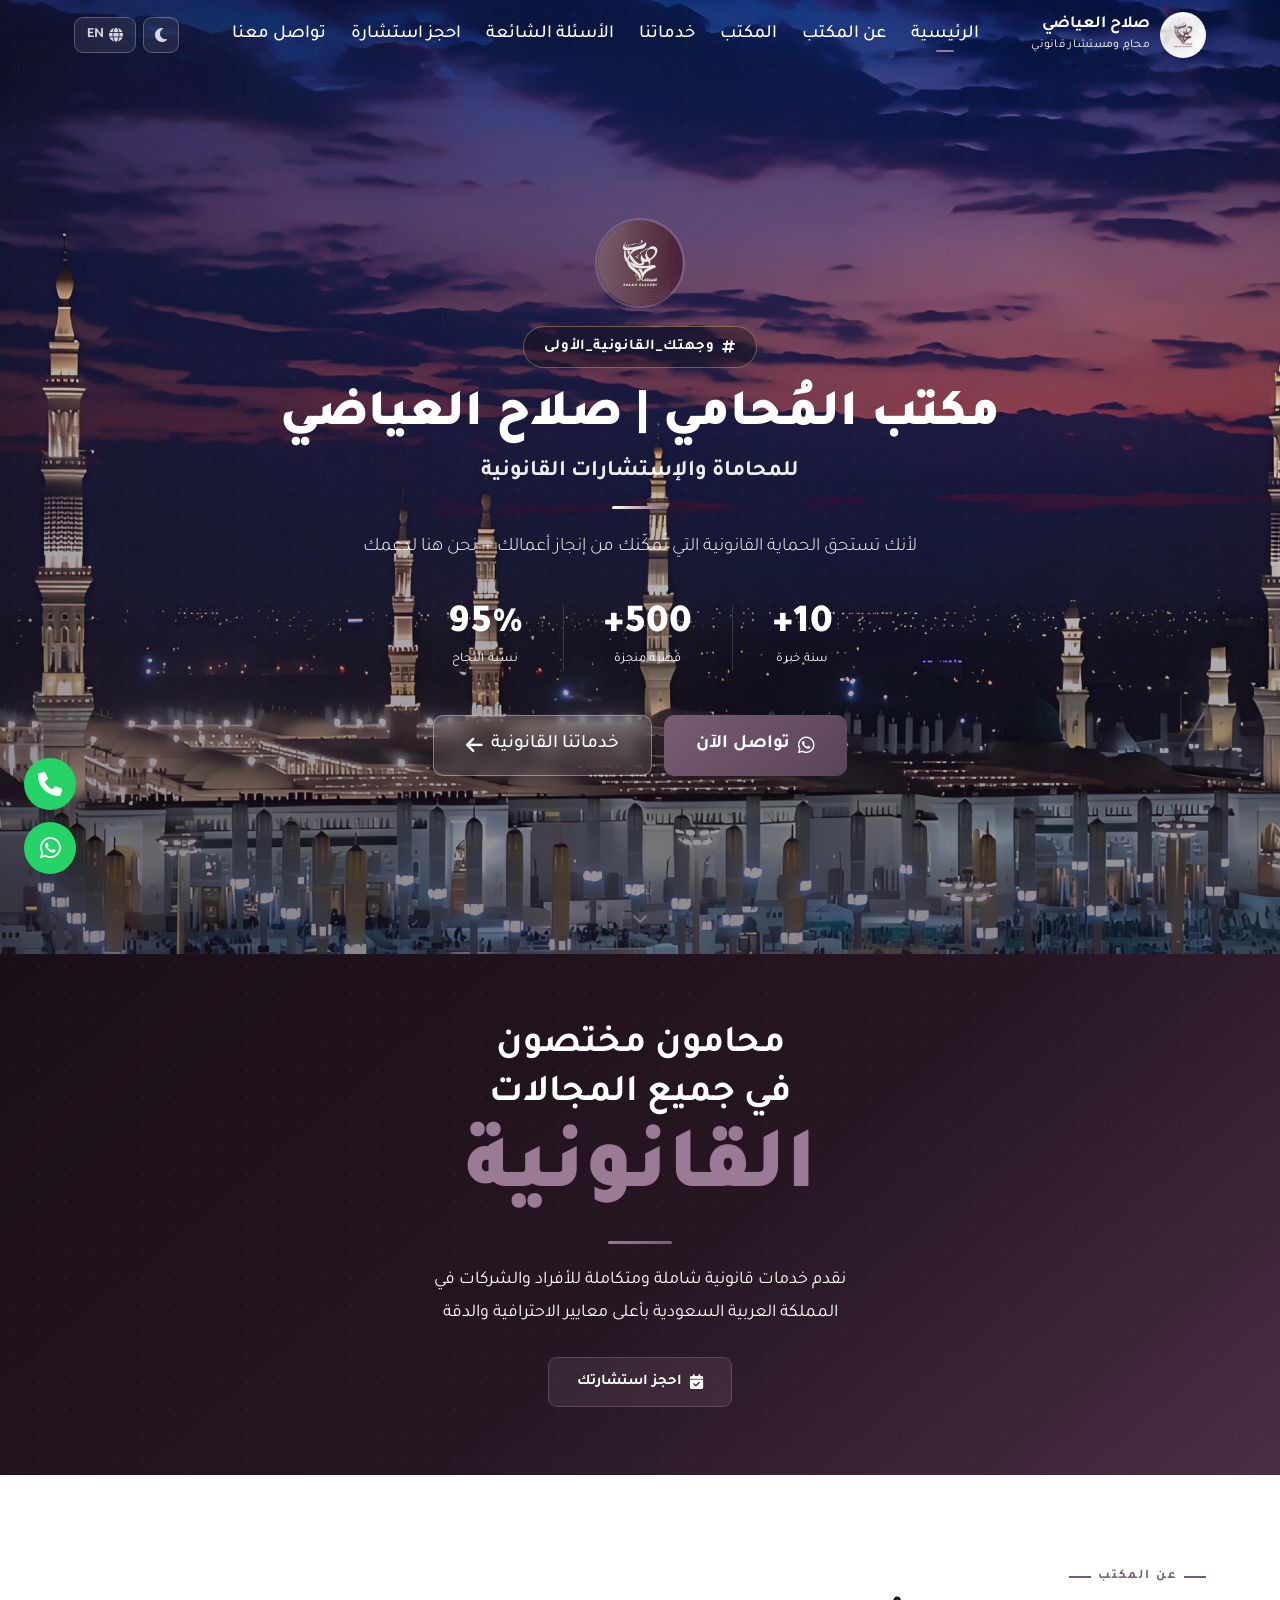
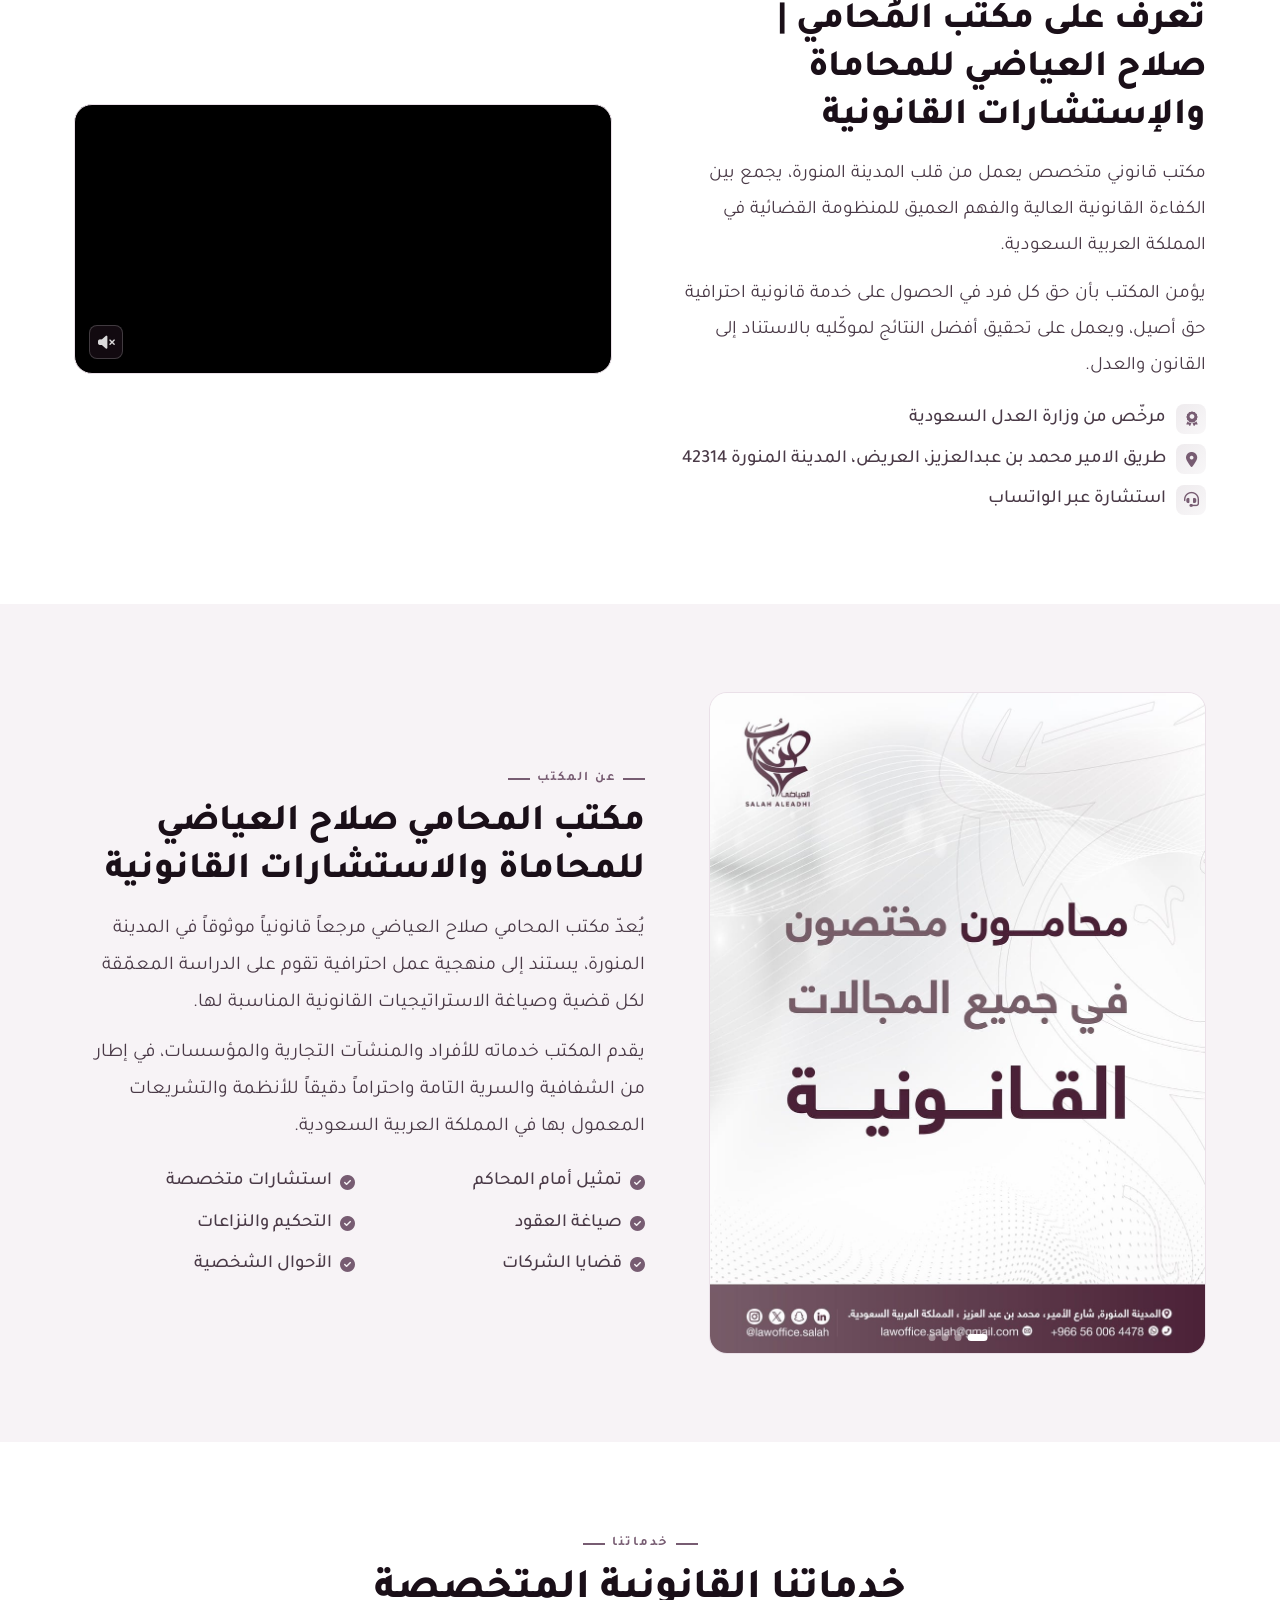
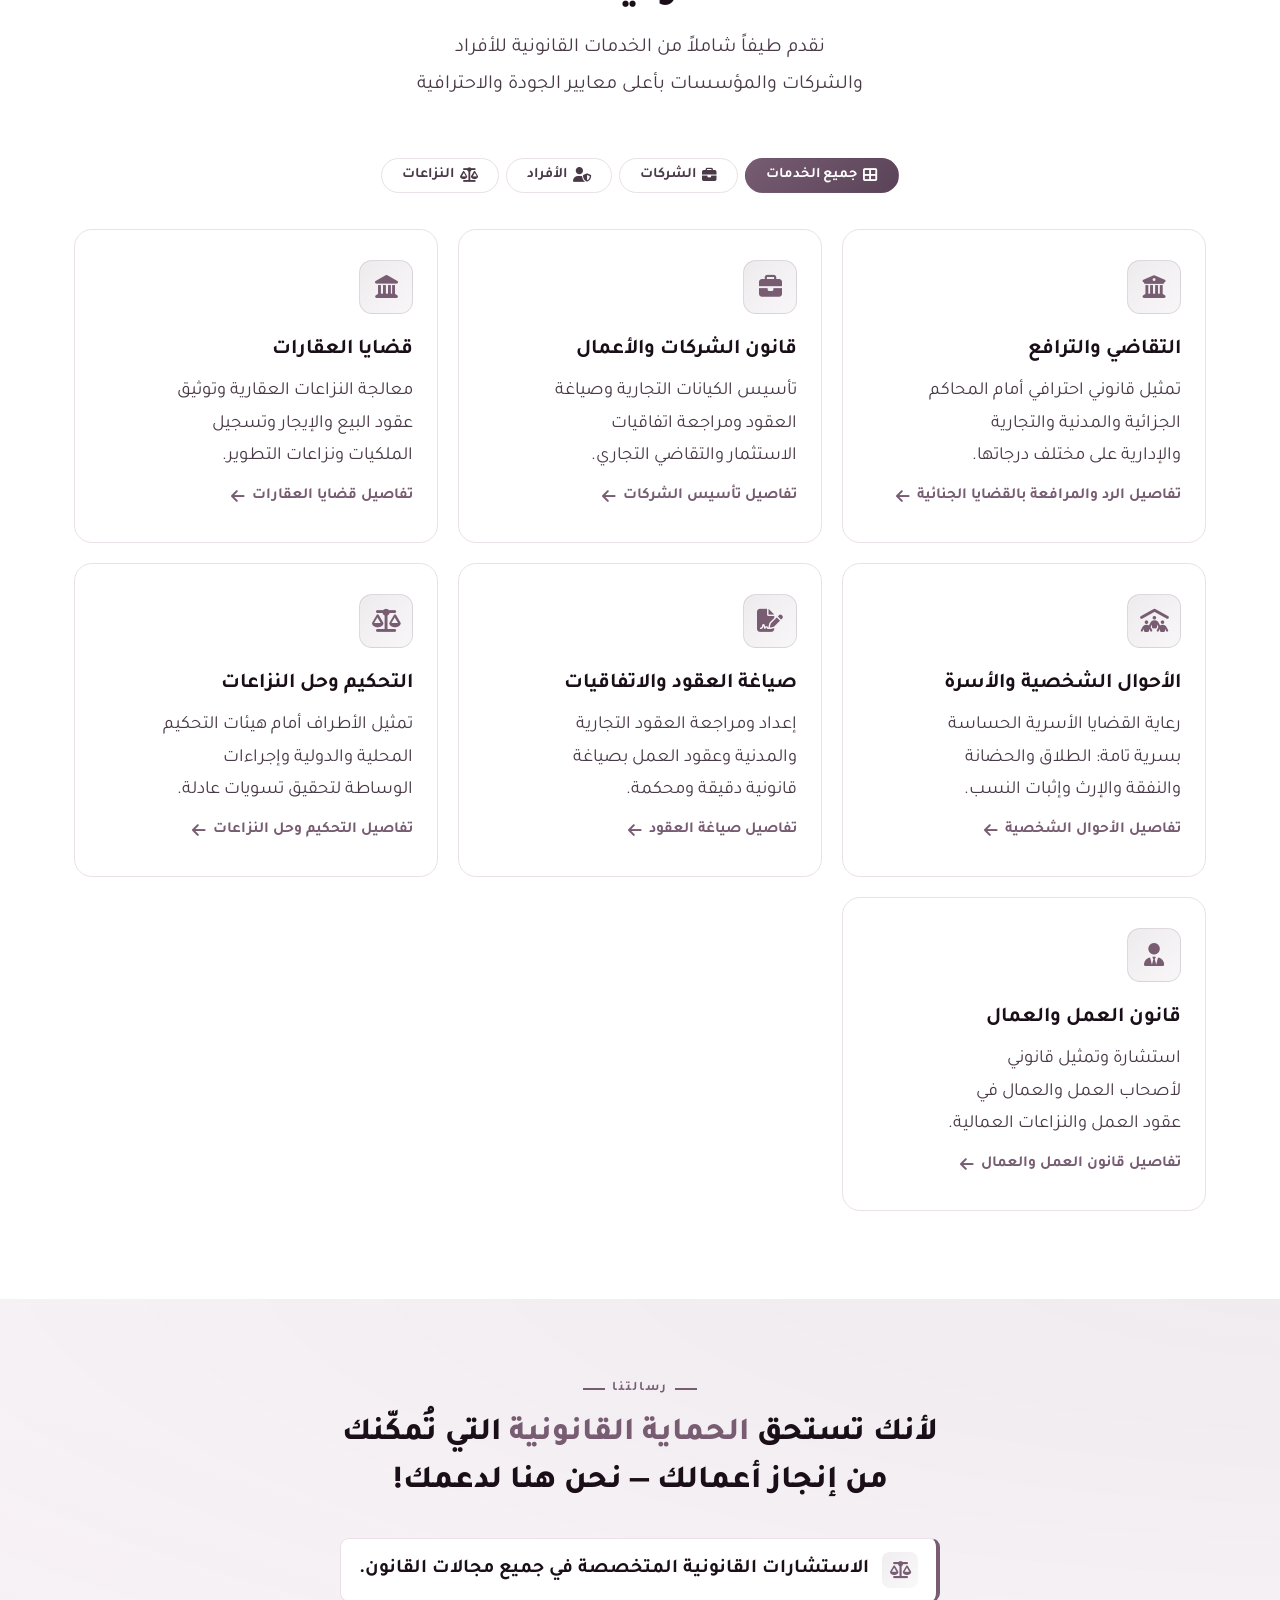
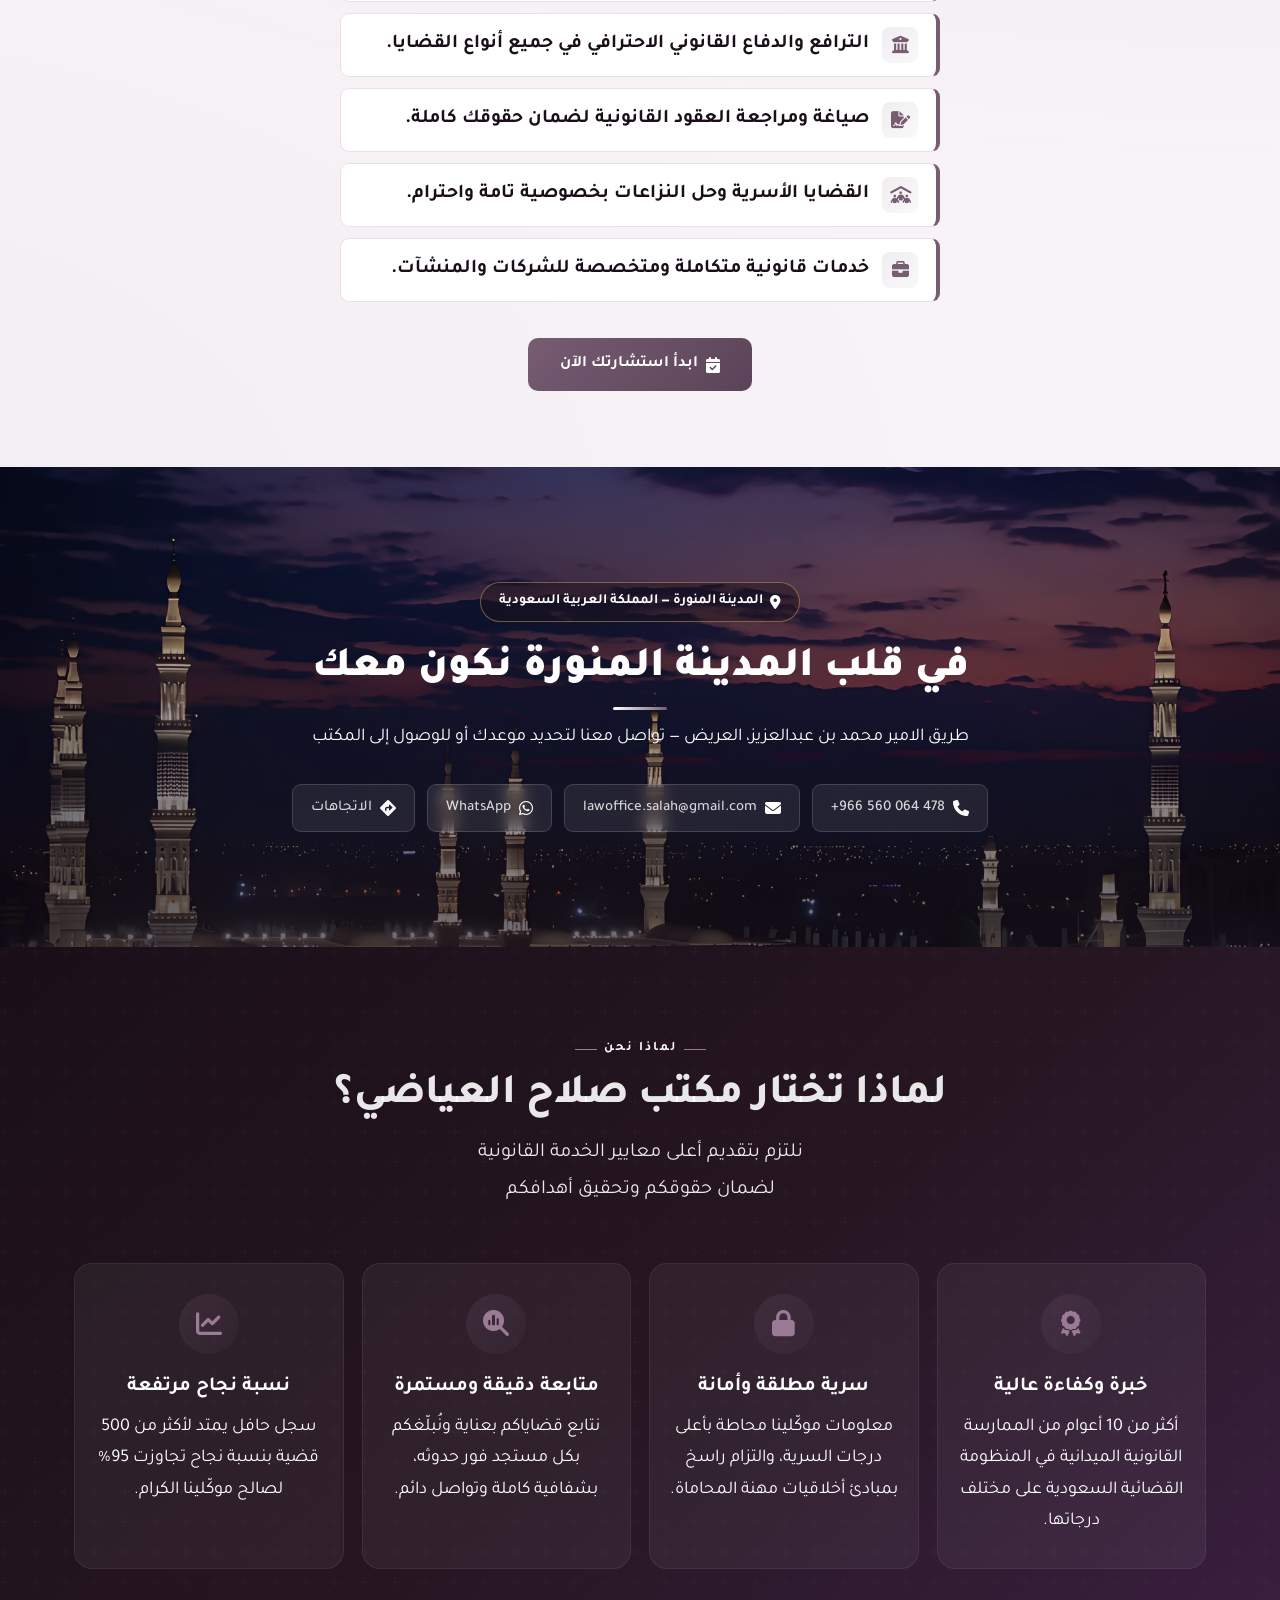
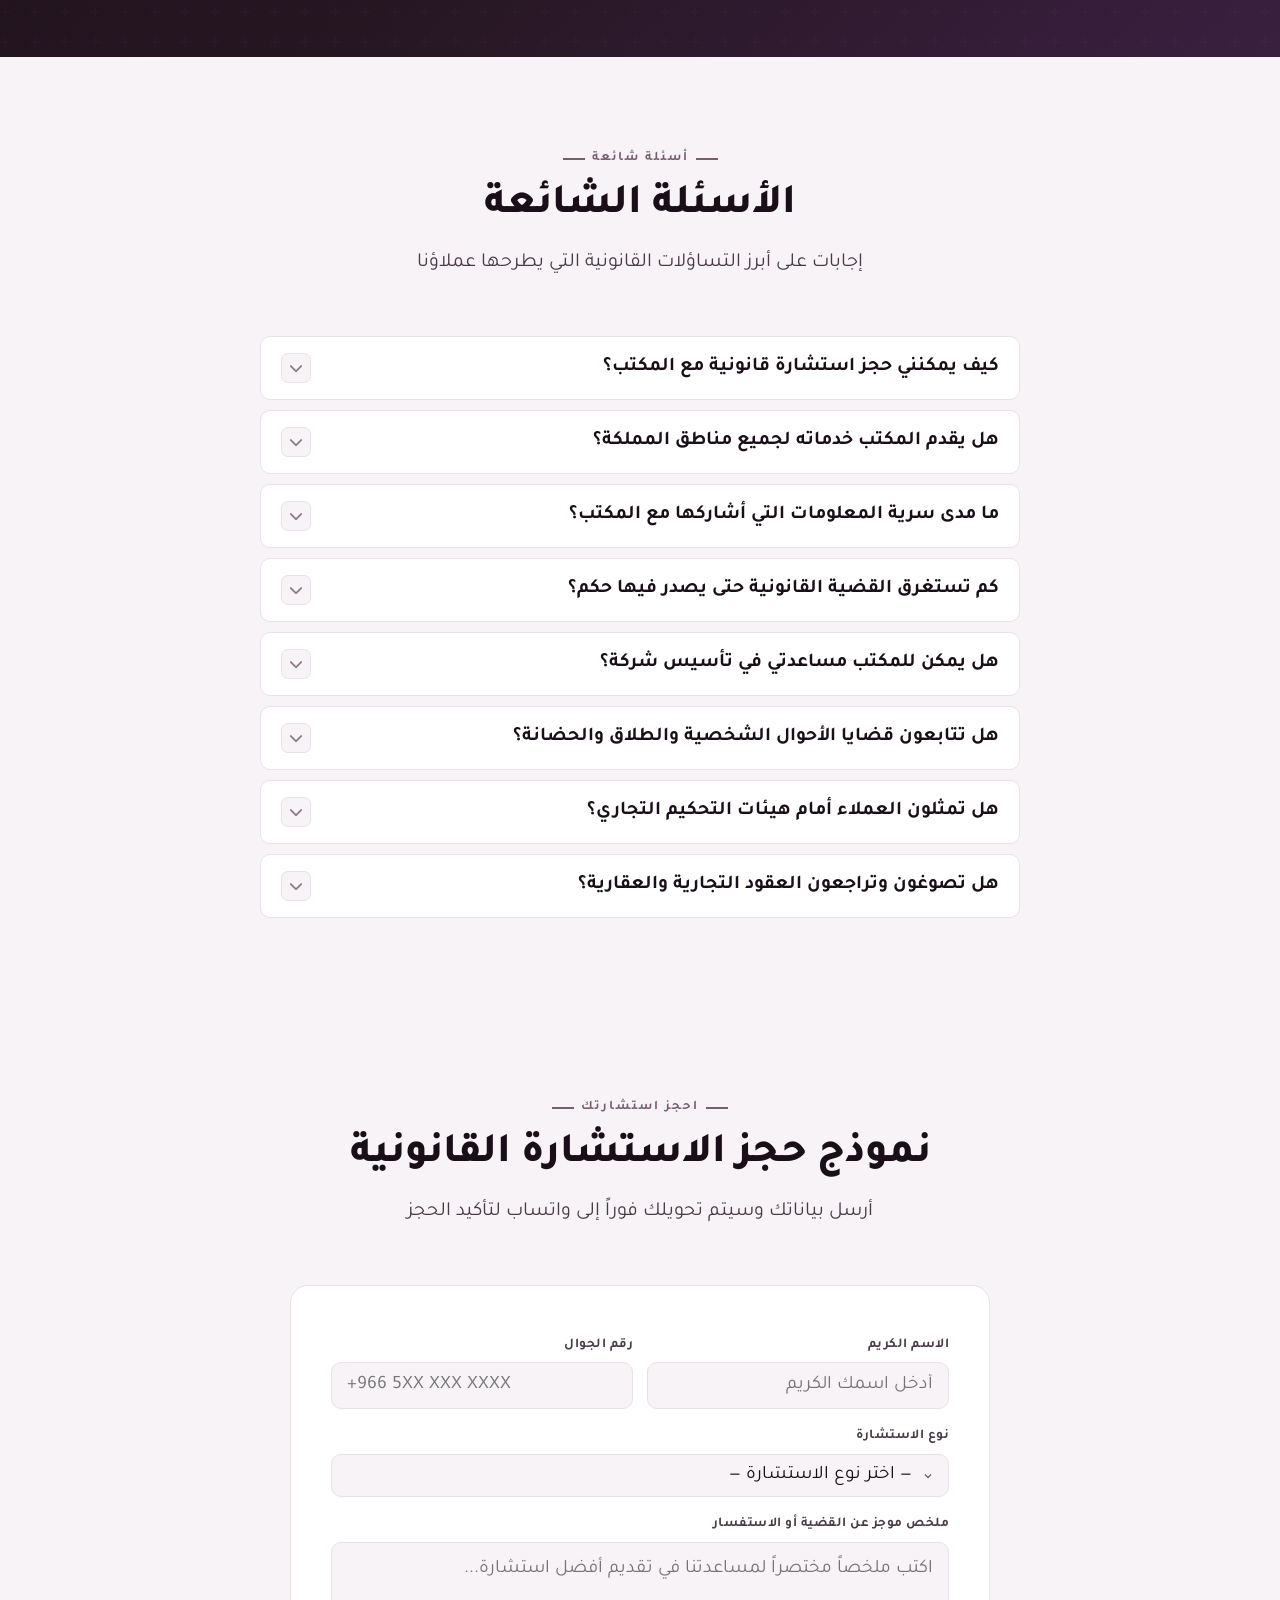
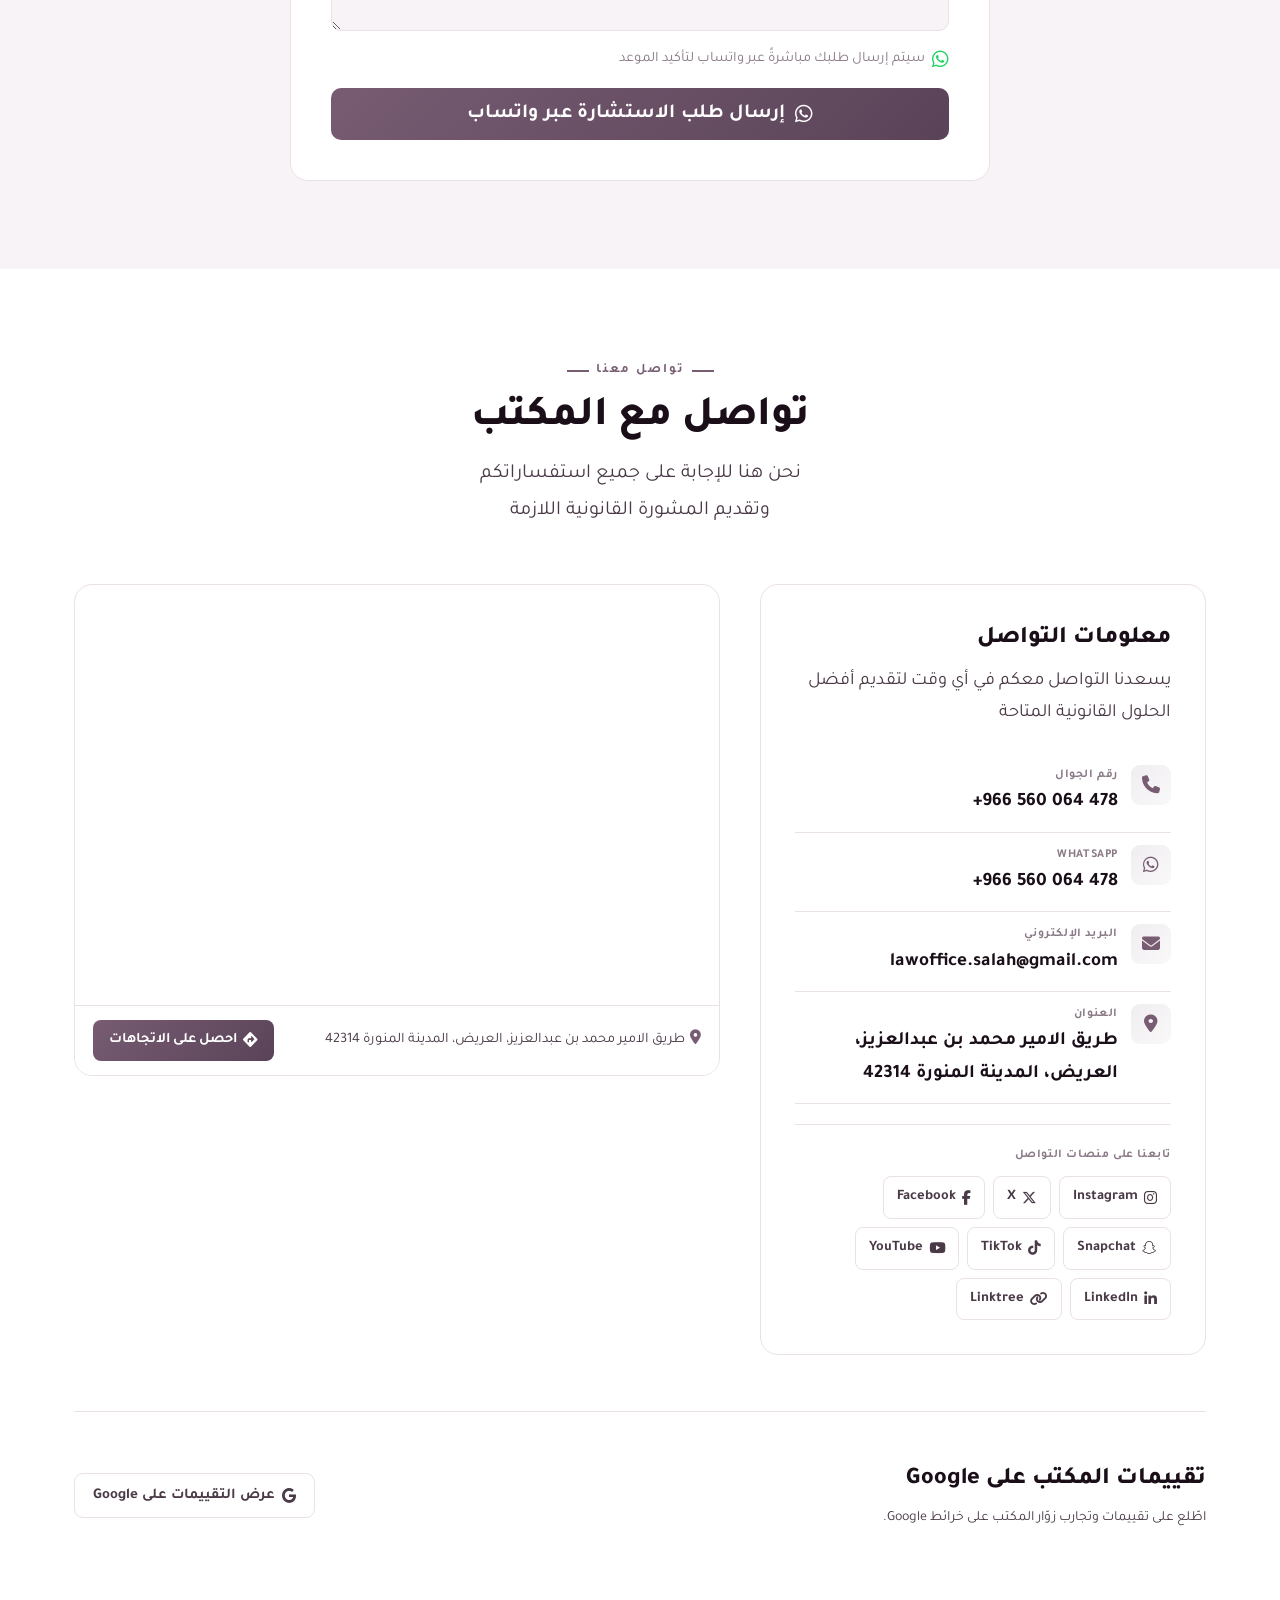
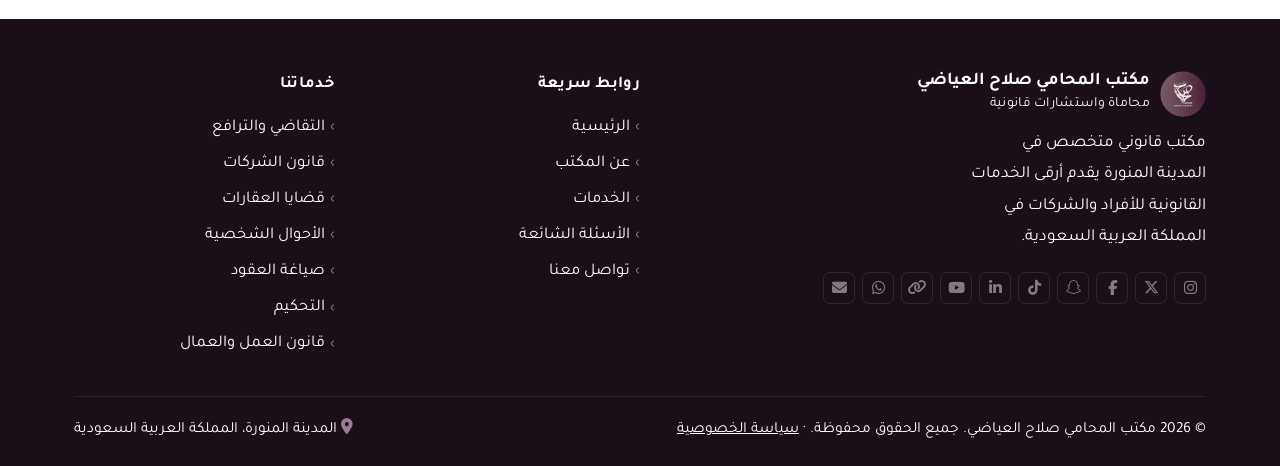
<file: index.html>
<!DOCTYPE html>
<html lang="ar" dir="rtl">
<head>
<meta charset="UTF-8"/>
<meta name="viewport" content="width=device-width,initial-scale=1.0"/>

<!-- Google tag (gtag.js) -->
<script async src="https://www.googletagmanager.com/gtag/js?id=G-WZ18634DXK"></script>
<script>
  window.dataLayer = window.dataLayer || [];
  function gtag(){dataLayer.push(arguments);}
  gtag('js', new Date());
  gtag('config', 'G-WZ18634DXK');
</script>

<title>المُحامي | صلاح العياضي</title>
<meta name="description" content="وجهتك القانونية الأولى — مكتب المحامي صلاح العياضي للمحاماة والاستشارات القانونية في المدينة المنورة"/>
<link rel="canonical" href="https://salah-alayadi.com/"/>
<meta name="robots" content="index, follow"/>
<meta name="theme-color" content="#775C72"/>
<link rel="icon" href="logo-dark.png" type="image/png"/>

<meta property="og:type" content="website"/>
<meta property="og:site_name" content="مكتب المُحامي | صلاح العياضي للمحاماة والإستشارات القانونية"/>
<meta property="og:title" content="المُحامي | صلاح العياضي"/>
<meta property="og:description" content="وجهتك القانونية الأولى — مكتب المحامي صلاح العياضي للمحاماة والاستشارات القانونية في المدينة المنورة"/>
<meta property="og:url" content="https://salah-alayadi.com/"/>
<meta property="og:image" content="https://salah-alayadi.com/madina.jpg"/>
<meta property="og:locale" content="ar_SA"/>

<meta name="twitter:card" content="summary_large_image"/>
<meta name="twitter:title" content="المُحامي | صلاح العياضي"/>
<meta name="twitter:description" content="وجهتك القانونية الأولى — مكتب المحامي صلاح العياضي للمحاماة والاستشارات القانونية في المدينة المنورة"/>
<meta name="twitter:image" content="https://salah-alayadi.com/madina.jpg"/>

<script type="application/ld+json">
{
  "@context": "https://schema.org",
  "@type": "Attorney",
  "name": "مكتب المُحامي | صلاح العياضي للمحاماة والإستشارات القانونية",
  "alternateName": "Salah Aleadhi Law Office",
  "image": "https://salah-alayadi.com/logo-dark.png",
  "url": "https://salah-alayadi.com/",
  "telephone": "+966560064478",
  "email": "lawoffice.salah@gmail.com",
  "priceRange": "$$",
  "address": {
    "@type": "PostalAddress",
    "streetAddress": "طريق الامير محمد بن عبدالعزيز، العريض",
    "postalCode": "42314",
    "addressLocality": "المدينة المنورة",
    "addressCountry": "SA"
  },
  "geo": {
    "@type": "GeoCoordinates",
    "latitude": 24.4726582,
    "longitude": 39.6488369
  },
  "areaServed": "SA",
  "aggregateRating": {
    "@type": "AggregateRating",
    "ratingValue": "5.0",
    "reviewCount": "61",
    "bestRating": "5"
  },
  "sameAs": [
    "https://www.instagram.com/salahlawoffice",
    "https://x.com/salahlawoffice",
    "https://www.facebook.com/lawyersalahoffice/",
    "https://www.snapchat.com/@salahlawoffice",
    "https://www.tiktok.com/@salahlawoffice",
    "https://www.linkedin.com/in/salahlawoffice/",
    "https://www.youtube.com/@salahlawoffice",
    "https://linktr.ee/lawyerSalah"
  ]
}
</script>
<script type="application/ld+json">
{
  "@context": "https://schema.org",
  "@type": "FAQPage",
  "mainEntity": [
    {"@type":"Question","name":"كيف يمكنني حجز استشارة قانونية مع المكتب؟","acceptedAnswer":{"@type":"Answer","text":"يمكنك التواصل مع المكتب مباشرةً عبر الواتساب أو الهاتف أو البريد الإلكتروني لتحديد موعد الاستشارة."}},
    {"@type":"Question","name":"هل يقدم المكتب خدماته لجميع مناطق المملكة؟","acceptedAnswer":{"@type":"Answer","text":"نعم، يقدم المكتب خدماته في جميع مناطق المملكة، سواء بالتمثيل المباشر أمام المحاكم أو من خلال الاستشارات القانونية عن بُعد."}},
    {"@type":"Question","name":"ما مدى سرية المعلومات التي أشاركها مع المكتب؟","acceptedAnswer":{"@type":"Answer","text":"السرية ركيزةٌ أساسية في عمل المكتب؛ جميع المعلومات المشتركة تُحفظ بأعلى درجات الأمان والخصوصية وفق الالتزامات الأخلاقية والمهنية."}},
    {"@type":"Question","name":"كم تستغرق القضية القانونية حتى يصدر فيها حكم؟","acceptedAnswer":{"@type":"Answer","text":"تتفاوت مدة القضايا بحسب طبيعتها ودرجة تعقيدها. يعمل المكتب على إنجازها في أقصر مدة مع المحافظة على جودة التمثيل القانوني."}},
    {"@type":"Question","name":"هل يمكن للمكتب مساعدتي في تأسيس شركة؟","acceptedAnswer":{"@type":"Answer","text":"بالتأكيد؛ يتخصص المكتب في تأسيس الشركات بجميع أشكالها القانونية وإعداد العقود التأسيسية وتسجيل الكيانات التجارية لدى الجهات المختصة."}},
    {"@type":"Question","name":"هل تتابعون قضايا الأحوال الشخصية والطلاق والحضانة؟","acceptedAnswer":{"@type":"Answer","text":"نعم، نتولى قضايا الطلاق والحضانة والنفقة وسائر قضايا الأحوال الشخصية من الاستشارة الأولى وحتى صدور الحكم، بسرية تامة."}},
    {"@type":"Question","name":"هل تمثلون العملاء أمام هيئات التحكيم التجاري؟","acceptedAnswer":{"@type":"Answer","text":"نعم، يقدم المكتب خدمات التمثيل والاستشارة في قضايا التحكيم التجاري المحلي والدولي، وإعداد بنود التحكيم ضمن العقود."}},
    {"@type":"Question","name":"هل تصوغون وتراجعون العقود التجارية والعقارية؟","acceptedAnswer":{"@type":"Answer","text":"نعم، نُعدّ ونراجع مختلف أنواع العقود بصياغة قانونية دقيقة تحفظ حقوق جميع الأطراف وتغلق الثغرات التفسيرية."}}
  ]
}
</script>

<link rel="preconnect" href="https://fonts.googleapis.com"/>
<link rel="preconnect" href="https://fonts.gstatic.com" crossorigin/>
<link href="https://fonts.googleapis.com/css2?family=Tajawal:wght@300;400;500;700;800;900&family=Inter:wght@300;400;500;600;700&display=swap" rel="stylesheet"/>
<link rel="stylesheet" href="https://cdnjs.cloudflare.com/ajax/libs/font-awesome/6.5.0/css/all.min.css"/>
<style>
/* ============================================================ VARIABLES */
:root{
  --p:#775C72; --pl:#9A7A95; --pd:#5A4358; --gold:#FFFFFF;
  --nv:#1A0F18; --nv2:#261622;
  --bg:#F7F3F6; --bg2:#FFFFFF; --card:#FFFFFF;
  --tx:#1A0F18; --tx2:#4A3A47; --tx3:#8A7A87;
  --br:#EAE0E8; --sh:rgba(26,15,24,.1); --shp:rgba(119,92,114,.25);
  --ease:all .3s cubic-bezier(.4,0,.2,1);
  --r:10px; --rl:18px;
}
[data-theme="dark"]{
  --nv:#090909; --nv2:#101010;
  --bg:#0C0C0C; --bg2:#131313; --card:#191919;
  --tx:#E4E4E4; --tx2:#949494; --tx3:#565656;
  --br:#252525; --sh:rgba(0,0,0,.65); --shp:rgba(119,92,114,.32);
}

/* ============================================================ RESET */
*,*::before,*::after{box-sizing:border-box;margin:0;padding:0}
html{scroll-behavior:smooth}
body{font-family:'Tajawal',sans-serif;background:var(--bg);color:var(--tx);line-height:1.7;overflow-x:hidden;transition:background .3s,color .3s}
html[lang="en"] body{font-family:'Inter',sans-serif}
a{text-decoration:none;color:inherit}
img,video{max-width:100%;display:block}
::-webkit-scrollbar{width:4px}
::-webkit-scrollbar-track{background:var(--bg)}
::-webkit-scrollbar-thumb{background:var(--p);border-radius:2px}

/* Lang */
html[lang="ar"] .en-text,html[lang="ar"] .en-block{display:none!important}
html[lang="en"] .ar-text,html[lang="en"] .ar-block{display:none!important}
html[lang="ar"] .ar-text{display:inline}
html[lang="ar"] .ar-block{display:block}
html[lang="en"] .en-text{display:inline}
html[lang="en"] .en-block{display:block}

/* Logo switch */
.limg{height:46px;width:46px;object-fit:cover;border-radius:50%;flex-shrink:0}
.limg.dv{display:none}
[data-theme="dark"] .limg.lv{display:none}
[data-theme="dark"] .limg.dv{display:block}

.container{max-width:1180px;margin:0 auto;padding:0 24px}

/* ============================================================ HEADER */
header{position:fixed;inset:0 0 auto;z-index:1000;transition:var(--ease)}
header.sc{background:rgba(255,255,255,.96);backdrop-filter:blur(16px);-webkit-backdrop-filter:blur(16px);border-bottom:1px solid var(--br)}
[data-theme="dark"] header.sc{background:rgba(12,12,12,.97)}

nav{display:flex;align-items:center;justify-content:space-between;padding:12px 24px;max-width:1180px;margin:0 auto;gap:12px}

.logo{display:flex;align-items:center;gap:10px;flex-shrink:0}
.logo-nm{font-size:17px;font-weight:700;color:#fff;line-height:1.2;transition:var(--ease)}
.logo-tg{font-size:12px;color:#fff;transition:var(--ease);letter-spacing:.3px}
header.sc .logo-nm{color:var(--tx)}
header.sc .logo-tg{color:var(--pl)}

.nl{display:flex;gap:1px;list-style:none}
.nl a{padding:7px 12px;border-radius:8px;font-size:18.5px;font-weight:500;color:#fff;transition:var(--ease);position:relative}
header.sc .nl a{color:var(--tx2)}
.nl a:hover{color:var(--pl);background:rgba(119,92,114,.1)}
header.sc .nl a:hover{color:var(--p)}
.nl a.active{color:#fff!important}
header.sc .nl a.active{color:var(--p)!important}
.nl a.active::after{content:'';position:absolute;bottom:-1px;left:50%;transform:translateX(-50%);width:18px;height:2px;background:var(--pl);border-radius:1px}

.nc{display:flex;align-items:center;gap:7px}
.btn-icon{width:36px;height:36px;border-radius:9px;border:1.5px solid rgba(255,255,255,.25);background:rgba(255,255,255,.08);color:rgba(255,255,255,.82);font-size:16px;cursor:pointer;transition:var(--ease);display:flex;align-items:center;justify-content:center;font-family:inherit}
header.sc .btn-icon{border-color:var(--br);background:var(--card);color:var(--tx2)}
.btn-icon:hover{border-color:var(--pl);color:var(--pl)}
header.sc .btn-icon:hover{border-color:var(--p);color:var(--p)}

.btn-lang{width:auto;padding:0 12px;gap:5px;font-size:14px;font-weight:600}

.hbg{display:none;flex-direction:column;gap:5px;cursor:pointer;padding:7px;border:none;background:none}
.hbg span{width:22px;height:2px;border-radius:1px;background:rgba(255,255,255,.85);display:block;transition:var(--ease)}
header.sc .hbg span{background:var(--tx)}

.mmenu{display:none;position:fixed;inset:0;background:var(--bg2);z-index:999;flex-direction:column;align-items:center;justify-content:center;gap:24px}
.mmenu.open{display:flex}
.mmx{position:absolute;top:20px;font-size:24px;cursor:pointer;color:var(--tx3);background:none;border:none}
html[dir="rtl"] .mmx{right:22px}
html[dir="ltr"] .mmx{left:22px}
.mmenu a{font-size:22px;font-weight:600;color:var(--tx);transition:var(--ease)}
.mmenu a:hover{color:var(--p)}

/* ============================================================ HERO — Madina BG */
.hero{min-height:100vh;position:relative;display:flex;align-items:center;overflow:hidden}

.hero-bg{
  position:absolute;inset:0;
  background:url('madina.jpg') center 40%/cover no-repeat;
  filter:brightness(1.3) saturate(1.05);
  transform:scale(1.05);
  transition:transform 8s ease;
}
.hero.loaded .hero-bg{transform:scale(1)}

/* layered overlay: light base + brand color tint (kept light so the photo reads bright) */
.hero-ov{
  position:absolute;inset:0;
  background:
    linear-gradient(to bottom, rgba(26,15,24,.08) 0%, rgba(26,15,24,.22) 40%, rgba(26,15,24,.5) 100%),
    linear-gradient(135deg, rgba(58,28,58,.22) 0%, transparent 60%);
}

/* subtle dot grain */
.hero-grain{
  position:absolute;inset:0;
  background-image:radial-gradient(rgba(154,122,149,.1) 1px,transparent 1px);
  background-size:28px 28px;
  pointer-events:none;
}

.h-cnt{position:relative;z-index:2;max-width:840px;margin:0 auto;text-align:center;padding:130px 24px 90px}

.h-logo-wrap{margin:0 auto 18px;width:90px;height:90px;border-radius:50%;overflow:hidden;border:2px solid rgba(154,122,149,.5);}
.h-logo-wrap img{width:100%;height:100%;object-fit:cover}

.h-tag{display:inline-flex;align-items:center;gap:7px;background:rgba(26,15,24,.4);border:1px solid rgba(223,178,104,.45);color:var(--gold);padding:7px 20px;border-radius:50px;font-size:15px;font-weight:700;margin-bottom:20px;letter-spacing:.8px;}

.hero h1{font-size:clamp(24px,4vw,52px);font-weight:900;color:#fff;line-height:1.15;margin-bottom:8px;}
.hero h1 .ac{color:var(--gold)}
.hero h1 .h1-main{white-space:nowrap}
@media(max-width:600px){.hero h1{font-size:max(20px,5.4vw)}}
.hero h1 .h1-sub{display:block;font-size:max(15px,.44em);font-weight:700;line-height:1.5;margin-top:10px;opacity:.92}
.hdv{width:56px;height:3px;background:linear-gradient(90deg,var(--gold),var(--p));margin:16px auto 22px;border-radius:2px}
.h-sub{font-size:clamp(16px,1.9vw,19px);color:#fff;margin-bottom:40px;font-weight:300;line-height:1.8;text-wrap:balance}

.h-stats{display:flex;justify-content:center;margin-bottom:44px;flex-wrap:wrap}
.ctr{padding:0 40px;text-align:center;border-inline-end:1px solid rgba(255,255,255,.15)}
.ctr:last-child{border-inline-end:none}
.ctr .n{font-size:40px;font-weight:900;color:var(--gold);line-height:1;margin-bottom:4px;}
.ctr .l{font-size:13px;color:#fff;letter-spacing:.3px;}

.h-btns{display:flex;justify-content:center;gap:12px;flex-wrap:wrap}
.bm{padding:13px 32px;background:linear-gradient(135deg,var(--p),var(--pd));color:#fff;border:none;border-radius:10px;font-size:19px;font-weight:700;cursor:pointer;transition:var(--ease);font-family:inherit;display:inline-flex;align-items:center;gap:8px;text-decoration:none}
.bm:hover{transform:translateY(-2px);}
.bo{padding:13px 32px;background:rgba(255,255,255,.1);color:#fff;border:1.5px solid rgba(255,255,255,.35);backdrop-filter:blur(8px);border-radius:10px;font-size:19px;font-weight:500;cursor:pointer;transition:var(--ease);font-family:inherit;display:inline-flex;align-items:center;gap:8px;text-decoration:none}
.bo:hover{background:rgba(255,255,255,.18);border-color:rgba(255,255,255,.65);transform:translateY(-2px)}

.scroll-hint{position:absolute;bottom:28px;left:50%;transform:translateX(-50%);display:flex;flex-direction:column;align-items:center;gap:5px;color:rgba(255,255,255,.28);font-size:12px;z-index:2;animation:bob 2.5s ease-in-out infinite;letter-spacing:.5px;text-transform:uppercase}
@keyframes bob{0%,100%{transform:translateX(-50%) translateY(0)}50%{transform:translateX(-50%) translateY(-7px)}}

/* ============================================================ SECTIONS */
section{padding:88px 0}
.sh{text-align:center;margin-bottom:54px}
.stg{display:inline-flex;align-items:center;gap:7px;color:var(--p);font-size:13px;font-weight:700;letter-spacing:2px;text-transform:uppercase;margin-bottom:10px}
.stg::before,.stg::after{content:'';width:22px;height:1.5px;background:var(--p)}
.sti{font-size:clamp(26px,3.6vw,42px);font-weight:800;color:var(--tx);line-height:1.25;margin-bottom:12px;text-wrap:balance}
.sde{font-size:20px;color:var(--tx2);max-width:520px;margin:0 auto;line-height:1.85;text-wrap:balance}

/* ============================================================ SPECIALISTS */
.spec{background:linear-gradient(140deg,var(--nv) 0%,var(--nv2) 55%,#4A2E45 100%);padding:68px 0;position:relative;overflow:hidden}
.spec::before{content:'';position:absolute;inset:0;background-image:radial-gradient(rgba(119,92,114,.12) 1px,transparent 1px);background-size:26px 26px}
.spec-in{position:relative;z-index:1;text-align:center}
.sl1,.sl2{font-size:clamp(21px,3.3vw,38px);font-weight:700;color:#fff;line-height:1.3}
.sl3{font-size:clamp(40px,7.2vw,88px);font-weight:900;color:var(--pl);line-height:1.1;margin-top:4px}
.sdiv{width:64px;height:3px;background:linear-gradient(90deg,var(--pl),var(--p));margin:20px auto;border-radius:2px}
.ssub{font-size:clamp(16px,1.7vw,18px);color:#fff;max-width:500px;margin:0 auto 28px;line-height:1.8;text-wrap:balance}
.s-cta{display:inline-flex;align-items:center;gap:8px;padding:11px 28px;background:rgba(154,122,149,.16);border:1.5px solid rgba(154,122,149,.38);color:#fff;border-radius:9px;font-size:15px;font-weight:600;transition:var(--ease);text-decoration:none}
.s-cta:hover{background:rgba(154,122,149,.3);transform:translateY(-2px)}

/* ============================================================ VIDEO */
#video-sec{background:var(--bg2)}
.v-wrap{display:grid;grid-template-columns:1fr 1fr;gap:56px;align-items:center}
.v-text .stg{margin-bottom:10px}
.v-text h2{font-size:clamp(23px,2.9vw,38px);font-weight:800;color:var(--tx);line-height:1.3;margin-bottom:14px;text-wrap:balance}
.v-text p{font-size:19px;color:var(--tx2);line-height:1.9;margin-bottom:12px}
.v-feats{display:flex;flex-direction:column;gap:9px;margin-top:18px}
.vf{display:flex;align-items:center;gap:10px;font-size:18.5px;color:var(--tx2);font-weight:500}
.vf i{width:30px;height:30px;background:linear-gradient(135deg,rgba(119,92,114,.12),rgba(119,92,114,.05));border-radius:8px;display:flex;align-items:center;justify-content:center;font-size:15px;color:var(--p);flex-shrink:0}

/* Video Player */
.vbox{position:relative;border-radius:var(--rl);overflow:hidden;border:1px solid var(--br);background:#000}
.vbox video{width:100%;display:block;max-height:380px;object-fit:cover}
.sound-btn{
  position:absolute;bottom:14px;
  background:rgba(26,15,24,.7);backdrop-filter:blur(8px);
  border:1px solid rgba(255,255,255,.2);color:rgba(255,255,255,.85);
  width:34px;height:34px;border-radius:8px;
  display:flex;align-items:center;justify-content:center;
  font-size:15px;cursor:pointer;transition:var(--ease);z-index:3;
}
html[dir="rtl"] .sound-btn{left:14px}
html[dir="ltr"] .sound-btn{right:14px}
.sound-btn:hover{background:rgba(119,92,114,.7);border-color:var(--pl)}

/* ============================================================ ABOUT */
#about{background:var(--bg)}
.ab-grid{display:grid;grid-template-columns:1fr 1.15fr;gap:64px;align-items:center}

/* Slideshow */
.ab-slider{position:relative;border-radius:var(--rl);overflow:hidden;aspect-ratio:3/4;border:1px solid var(--br)}
.ab-slides{width:100%;height:100%;position:relative}
.ab-slide{position:absolute;inset:0;opacity:0;transition:opacity .8s ease;pointer-events:none}
.ab-slide.active{opacity:1;pointer-events:auto}
.ab-slide img{width:100%;height:100%;object-fit:cover;display:block}
.ab-dots{position:absolute;bottom:12px;left:50%;transform:translateX(-50%);display:flex;gap:6px;z-index:4}
.ab-dot{width:7px;height:7px;border-radius:50%;background:rgba(255,255,255,.4);border:none;cursor:pointer;transition:var(--ease);padding:0}
.ab-dot.on{background:#fff;width:20px;border-radius:4px}
.ab-cnt h2{font-size:clamp(23px,2.9vw,38px);font-weight:800;color:var(--tx);line-height:1.28;margin-bottom:16px;text-wrap:balance}
.ab-cnt p{font-size:19.5px;color:var(--tx2);line-height:1.9;margin-bottom:13px}
.feats{display:grid;grid-template-columns:1fr 1fr;gap:10px;margin-top:20px}
.feat{display:flex;align-items:center;gap:8px;font-size:18.5px;color:var(--tx2);font-weight:500}
.feat i{color:var(--p);font-size:15px;flex-shrink:0}

/* ============================================================ SERVICES */
#services{background:var(--bg2)}
.svc-tabs{display:flex;justify-content:center;gap:7px;margin-bottom:36px;flex-wrap:wrap}
.stab{padding:8px 20px;border-radius:50px;border:1.5px solid var(--br);background:transparent;font-size:14.5px;font-weight:600;color:var(--tx2);cursor:pointer;transition:var(--ease);font-family:inherit;display:flex;align-items:center;gap:6px}
.stab:hover{border-color:var(--p);color:var(--p)}
.stab.on{background:linear-gradient(135deg,var(--p),var(--pd));border-color:transparent;color:#fff;}

.svc-grid{display:grid;grid-template-columns:repeat(3,1fr);gap:20px}
.svc-card{background:var(--card);border:1px solid var(--br);border-radius:var(--rl);padding:30px 24px;transition:var(--ease);position:relative;overflow:hidden;cursor:pointer}
.svc-card::before{content:'';position:absolute;top:0;left:0;right:0;height:3px;background:linear-gradient(90deg,var(--pl),var(--p));opacity:0;transition:var(--ease)}
.svc-card:hover{transform:translateY(-5px);border-color:rgba(119,92,114,.28)}
.svc-card:hover::before,.svc-card.active::before{opacity:1}
.svc-card.active{border-color:rgba(119,92,114,.32);}

.svc-ico{width:54px;height:54px;border-radius:13px;display:flex;align-items:center;justify-content:center;margin-bottom:18px;font-size:23px;transition:var(--ease);background:linear-gradient(135deg,rgba(119,92,114,.12),rgba(119,92,114,.05));border:1px solid rgba(119,92,114,.18);color:var(--p)}
.svc-card:hover .svc-ico{background:linear-gradient(135deg,var(--p),var(--pd));color:#fff;border-color:transparent;}
.svc-card h3{font-size:21px;font-weight:700;color:var(--tx);margin-bottom:9px;text-wrap:balance}
.svc-short{font-size:18.5px;color:var(--tx2);line-height:1.75;text-wrap:balance}
.svc-link{display:inline-flex;align-items:center;gap:7px;margin-top:10px;font-size:15.5px;font-weight:700;color:var(--p);position:relative;z-index:2}
.svc-link:hover{color:var(--pd);text-decoration:underline}
.svc-detail{font-size:18px;color:var(--tx3);line-height:1.75;max-height:0;opacity:0;overflow:hidden;border-top:1px solid transparent;margin-top:0;padding-top:0;transition:max-height .45s cubic-bezier(.4,0,.2,1),opacity .35s ease,margin-top .3s ease,padding-top .3s ease,border-color .3s ease}
.svc-card.active .svc-detail,.svc-card:hover .svc-detail{max-height:330px;opacity:1;margin-top:10px;padding-top:10px;border-top-color:var(--br)}
.svc-card.hidden{display:none}

/* ============================================================ DESERVE */
.deserve{background:var(--bg);padding:76px 0;position:relative;overflow:hidden}
.deserve::before{content:'';position:absolute;inset:0;background:radial-gradient(ellipse 140% 70% at 108% -8%,rgba(119,92,114,.06),transparent),radial-gradient(ellipse 100% 100% at -18% 108%,rgba(119,92,114,.04),transparent);pointer-events:none}
.dv-in{position:relative;z-index:1;max-width:780px;margin:0 auto;text-align:center;padding:0 24px}
.dv-q{font-size:clamp(20px,2.9vw,32px);font-weight:800;color:var(--tx);line-height:1.5;margin-bottom:32px;text-wrap:balance}
.dv-q .hl{color:var(--p)}
.dv-list{display:flex;flex-direction:column;gap:11px;text-align:right;max-width:600px;margin:0 auto 36px}
html[dir="ltr"] .dv-list{text-align:left}
.dv-item{display:flex;align-items:center;gap:13px;background:var(--bg2);border:1px solid var(--br);border-inline-start:4px solid var(--p);border-radius:9px;padding:13px 18px;font-size:19.5px;font-weight:600;color:var(--tx);transition:var(--ease)}
.dv-item:hover{border-inline-start-color:var(--pl);transform:translateX(-3px);}
html[dir="ltr"] .dv-item:hover{transform:translateX(3px)}
.dv-item .di{width:36px;height:36px;background:linear-gradient(135deg,rgba(119,92,114,.11),rgba(119,92,114,.04));border-radius:8px;display:flex;align-items:center;justify-content:center;font-size:17px;color:var(--p);flex-shrink:0;transition:var(--ease)}
.dv-item:hover .di{background:linear-gradient(135deg,var(--p),var(--pd));color:#fff}

/* ============================================================ MADINAH */
.mad{position:relative;overflow:hidden;padding:0;min-height:480px;display:flex;align-items:center}
.mad-bg{position:absolute;inset:0;background:url('madina.jpg') center 40%/cover no-repeat;filter:brightness(.85) saturate(.95);transition:transform 7s ease}
.mad:hover .mad-bg{transform:scale(1.03)}
.mad-ov{position:absolute;inset:0;background:linear-gradient(to bottom,rgba(26,15,24,.05) 0%,rgba(26,15,24,.2) 55%,rgba(26,15,24,.55) 100%)}
.mad-cnt{position:relative;z-index:1;max-width:880px;margin:0 auto;text-align:center;padding:68px 24px}
.mad-badge{display:inline-flex;align-items:center;gap:7px;background:rgba(26,15,24,.4);border:1px solid rgba(223,178,104,.45);color:var(--gold);padding:7px 18px;border-radius:50px;font-size:14px;font-weight:600;margin-bottom:22px;}
.mad-title{font-size:clamp(16px,4vw,42px);font-weight:900;color:#fff;line-height:1.2;margin-bottom:12px;white-space:nowrap}
.mad-title span{color:var(--gold)}
.mad-sdv{width:54px;height:3px;background:linear-gradient(90deg,var(--gold),var(--p));margin:12px auto;border-radius:2px}
.mad-sub{font-size:clamp(15px,1.7vw,18px);color:#fff;margin-bottom:32px;text-wrap:balance}
.mad-row{display:flex;justify-content:center;gap:12px;flex-wrap:wrap}
.mad-ci{display:flex;align-items:center;gap:8px;background:rgba(255,255,255,.08);border:1px solid rgba(255,255,255,.15);backdrop-filter:blur(8px);border-radius:9px;padding:10px 18px;font-size:15px;font-weight:500;color:rgba(255,255,255,.82);transition:var(--ease);text-decoration:none}
.mad-ci i{color:var(--gold);font-size:16px}
.mad-ci:hover{background:rgba(119,92,114,.28);border-color:var(--pl);color:#fff;transform:translateY(-2px)}

/* ============================================================ WHY US */
#why{background:linear-gradient(140deg,var(--nv) 0%,var(--nv2) 55%,#3A2040 100%);position:relative;overflow:hidden}
#why::before{content:'';position:absolute;inset:0;background:url("data:image/svg+xml,%3Csvg width='60' height='60' viewBox='0 0 60 60' xmlns='http://www.w3.org/2000/svg'%3E%3Cg fill='%23775C72' fill-opacity='0.04'%3E%3Cpath d='M36 34v-4h-2v4h-4v2h4v4h2v-4h4v-2h-4zm0-30V0h-2v4h-4v2h4v4h2V6h4V4h-4zM6 34v-4H4v4H0v2h4v4h2v-4h4v-2H6zM6 4V0H4v4H0v2h4v4h2V6h4V4H6z'/%3E%3C/g%3E%3C/svg%3E")}
#why .sti,#why .sde{color:rgba(255,255,255,.9)}
#why .stg{color:#fff}
#why .stg::before,#why .stg::after{background:var(--pl)}
.wy-grid{display:grid;grid-template-columns:repeat(4,1fr);gap:18px;position:relative;z-index:1}
.wy-card{background:rgba(255,255,255,.05);border:1px solid rgba(154,122,149,.15);border-radius:var(--rl);padding:30px 18px;text-align:center;transition:var(--ease)}
.wy-card:hover{background:rgba(255,255,255,.09);border-color:rgba(154,122,149,.4);transform:translateY(-4px)}
.wy-ico{width:60px;height:60px;background:linear-gradient(135deg,rgba(119,92,114,.2),rgba(119,92,114,.07));border-radius:50%;display:flex;align-items:center;justify-content:center;margin:0 auto 16px;font-size:26px;color:var(--pl);transition:var(--ease)}
.wy-card:hover .wy-ico{background:linear-gradient(135deg,var(--p),var(--pd));color:#fff}
.wy-card h3{font-size:20px;font-weight:700;color:#fff;margin-bottom:8px;text-wrap:balance}
.wy-card p{font-size:18px;color:#fff;line-height:1.75}

/* ============================================================ FAQ */
#faq{background:var(--bg)}
.faq-list{max-width:760px;margin:0 auto;display:flex;flex-direction:column;gap:10px}
.faq-item{background:var(--bg2);border:1px solid var(--br);border-radius:var(--r);overflow:hidden;transition:var(--ease)}
.faq-item.open{border-color:rgba(119,92,114,.38);}
.faq-q{display:flex;align-items:center;justify-content:space-between;padding:16px 20px;cursor:pointer;gap:14px;user-select:none}
.faq-q span{font-size:19.5px;font-weight:700;color:var(--tx);line-height:1.4}
.faq-item.open .faq-q span{color:var(--p)}
.faq-arr{width:30px;height:30px;border-radius:7px;background:var(--bg);border:1px solid var(--br);display:flex;align-items:center;justify-content:center;font-size:14px;color:var(--tx3);flex-shrink:0;transition:var(--ease)}
.faq-item.open .faq-arr{background:var(--p);border-color:var(--p);color:#fff;transform:rotate(180deg)}
.faq-a{padding:0 20px;max-height:0;overflow:hidden;transition:max-height .4s ease,padding .3s ease}
.faq-item.open .faq-a{max-height:270px;padding-bottom:16px}
.faq-a p{font-size:18.5px;color:var(--tx2);line-height:1.85}

/* ============================================================ BOOKING */
#booking{background:var(--bg)}
.bk-wrap{max-width:700px;margin:0 auto;background:var(--card);border:1px solid var(--br);border-radius:var(--rl);padding:40px;}
.bk-form{display:flex;flex-direction:column;gap:16px;margin-top:8px}
.frow{display:grid;grid-template-columns:1fr 1fr;gap:14px}
.fg-{display:flex;flex-direction:column;gap:6px}
.fg- label{font-size:13.5px;font-weight:700;color:var(--tx2);letter-spacing:.5px;text-transform:uppercase}
.fg- input,.fg- select,.fg- textarea{width:100%;padding:11px 15px;border:1.5px solid var(--br);border-radius:var(--r);background:var(--bg);color:var(--tx);font-family:inherit;font-size:19px;transition:var(--ease);outline:none;-webkit-appearance:none}
.fg- input:focus,.fg- select:focus,.fg- textarea:focus{border-color:var(--p);}
.fg- textarea{resize:vertical;min-height:88px;line-height:1.7}
.fg- select{cursor:pointer;background-image:url("data:image/svg+xml,%3Csvg xmlns='http://www.w3.org/2000/svg' width='12' height='12' viewBox='0 0 24 24' fill='none' stroke='%23775C72' stroke-width='2.5'%3E%3Cpolyline points='6 9 12 15 18 9'%3E%3C/polyline%3E%3C/svg%3E");background-repeat:no-repeat;background-position:left 14px center;padding-left:36px}
html[dir="rtl"] .fg- select{background-position:right 14px center;padding-left:15px;padding-right:36px}
.bk-note{font-size:14.5px;color:var(--tx3);display:flex;align-items:center;gap:7px}
.bk-btn{width:100%;padding:14px;background:linear-gradient(135deg,var(--p),var(--pd));color:#fff;border:none;border-radius:var(--r);font-size:20px;font-weight:700;cursor:pointer;font-family:inherit;transition:var(--ease);display:flex;align-items:center;justify-content:center;gap:9px;letter-spacing:.3px}
.bk-btn:hover{transform:translateY(-2px);}
@media(max-width:600px){.frow{grid-template-columns:1fr}.bk-wrap{padding:26px 20px}}

/* ============================================================ CONTACT */
#contact{background:var(--bg2)}
.ct-grid{display:grid;grid-template-columns:1fr 1.45fr;gap:40px;align-items:start}
.cinfo{background:var(--card);border:1px solid var(--br);border-radius:var(--rl);padding:34px}
.cinfo h3{font-size:24px;font-weight:800;margin-bottom:6px;color:var(--tx);text-wrap:balance}
.ci-desc{font-size:18.5px;color:var(--tx2);margin-bottom:24px;line-height:1.7}
.ci{display:flex;align-items:flex-start;gap:13px;padding:12px 0;border-bottom:1px solid var(--br)}
.ci:last-of-type{border-bottom:none}
.ci-ic{width:40px;height:40px;background:linear-gradient(135deg,rgba(119,92,114,.11),rgba(119,92,114,.04));border-radius:9px;display:flex;align-items:center;justify-content:center;font-size:18px;color:var(--p);flex-shrink:0}
.ci-tx .lb{font-size:12px;color:var(--tx3);font-weight:600;margin-bottom:2px;text-transform:uppercase;letter-spacing:.6px}
.ci-tx .vl{font-size:19px;font-weight:600;color:var(--tx);text-wrap:balance}
.ci-tx{min-width:0}
.ci-tx .vl.addr{font-size:clamp(16px,3.6vw,19px);display:block;text-wrap:balance}
.ci-tx .vl a{color:inherit;transition:var(--ease)}
.ci-tx .vl a:hover{color:var(--p)}
.soc-sec{margin-top:20px;padding-top:20px;border-top:1px solid var(--br)}
.soc-tl{font-size:12px;color:var(--tx3);margin-bottom:11px;font-weight:600;text-transform:uppercase;letter-spacing:.6px}
.soc-lks{display:flex;gap:8px;flex-wrap:wrap}
.sl{display:flex;align-items:center;gap:6px;padding:8px 13px;border-radius:8px;border:1.5px solid var(--br);font-size:14.5px;font-weight:600;color:var(--tx2);transition:var(--ease);text-decoration:none}
.sl:hover{transform:translateY(-2px);}
.sl.ig:hover{border-color:#E1306C;color:#E1306C}
.sl.tw:hover{border-color:#1DA1F2;color:#1DA1F2}
.sl.lt:hover{border-color:#39E09B;color:#39E09B}
.sl.sc:hover{border-color:#FFFC00;color:#c9c400}
.sl.tk:hover{border-color:#000;color:#000}
[data-theme="dark"] .sl.tk:hover{border-color:#fff;color:#fff}
.sl.li:hover{border-color:#0A66C2;color:#0A66C2}
.sl.fb:hover{border-color:#1877F2;color:#1877F2}
.sl.yt:hover{border-color:#FF0000;color:#FF0000}
.mwrap{border-radius:var(--rl);overflow:hidden;border:1px solid var(--br);}
.mwrap iframe{width:100%;height:420px;border:none;display:block}
.mcta{background:var(--card);padding:14px 18px;display:flex;align-items:center;justify-content:space-between;border-top:1px solid var(--br);gap:10px}
.mcta p{font-size:14.5px;color:var(--tx2)}
.bdir{display:inline-flex;align-items:center;gap:6px;padding:8px 16px;background:linear-gradient(135deg,var(--p),var(--pd));color:#fff;border-radius:8px;font-size:14.5px;font-weight:600;text-decoration:none;transition:var(--ease);white-space:nowrap;flex-shrink:0}
.bdir:hover{transform:translateY(-2px);}

/* ============================================================ REVIEWS */
.rev-sec{margin-top:56px;padding-top:48px;border-top:1px solid var(--br)}
.rev-head{display:flex;align-items:center;justify-content:space-between;flex-wrap:wrap;gap:16px}
.rev-tt h3{font-size:24px;font-weight:800;color:var(--tx);margin-bottom:6px;text-wrap:balance}




.rev-description{font-size:14px;line-height:1.7;color:var(--tx2)}
.rev-all{display:inline-flex;align-items:center;gap:7px;padding:9px 18px;border:1.5px solid var(--br);border-radius:9px;font-size:15px;font-weight:600;color:var(--tx2);transition:var(--ease);text-decoration:none;white-space:nowrap}
.rev-all:hover{border-color:var(--p);color:var(--p)}


















/* ============================================================ FOOTER */
footer{background:var(--nv);color:rgba(255,255,255,.75);padding:52px 0 22px}
.fg{display:grid;grid-template-columns:2fr 1fr 1fr;gap:44px;margin-bottom:38px}
.fb-nm{font-size:18px;font-weight:700;color:#fff;line-height:1.2}
.fb-tg{font-size:14px;color:#fff;letter-spacing:.3px}
.fb-desc{font-size:17px;color:#fff;line-height:1.85;margin:11px 0 18px;max-width:255px;text-wrap:balance}
.fb-sc{display:flex;gap:7px}
.fb-sc a{width:32px;height:32px;border-radius:7px;border:1px solid rgba(255,255,255,.1);display:flex;align-items:center;justify-content:center;color:rgba(255,255,255,.45);font-size:15px;transition:var(--ease)}
.fb-sc a:hover{border-color:var(--pl);color:var(--pl);background:rgba(119,92,114,.14)}
.fc h4{font-size:16.5px;font-weight:700;color:#fff;margin-bottom:15px;letter-spacing:.3px}
.fc ul{list-style:none;display:flex;flex-direction:column;gap:8px}
.fc ul li a{font-size:16.5px;color:#fff;transition:var(--ease);display:flex;align-items:center;gap:5px}
.fc ul li a::before{content:'›';color:var(--pl);font-size:15px}
.fc ul li a:hover{color:rgba(255,255,255,.85);padding-inline-start:3px}
.fbtm{border-top:1px solid rgba(255,255,255,.07);padding-top:20px;display:flex;align-items:center;justify-content:space-between;gap:10px;flex-wrap:wrap}
.fbtm p{font-size:15.5px;color:#fff}
.fbtm .ac{color:#fff}

/* ============================================================ FLOATING ACTION BUTTONS */
.fbtn-group{position:fixed;z-index:997;display:flex;flex-direction:column;gap:12px;bottom:26px;pointer-events:none}
html[dir="rtl"] .fbtn-group{left:24px}
html[dir="ltr"] .fbtn-group{right:24px}
.fbtn{position:relative;width:52px;height:52px;border-radius:50%;display:flex;align-items:center;justify-content:center;font-size:24px;color:#fff;transition:var(--ease);text-decoration:none;touch-action:none;cursor:grab;user-select:none;-webkit-user-select:none;-webkit-user-drag:none;pointer-events:auto}
.fbtn.dragging{cursor:grabbing;transition:none;transform:none!important}
.fbtn:hover{transform:scale(1.1) translateY(-3px)}
.fbtn .tip{position:absolute;top:50%;transform:translateY(-50%);background:rgba(0,0,0,.72);color:#fff;padding:5px 10px;border-radius:6px;font-size:13px;white-space:nowrap;opacity:0;pointer-events:none;transition:var(--ease)}
html[dir="rtl"] .fbtn .tip{left:60px}
html[dir="ltr"] .fbtn .tip{right:60px}
.fbtn:hover .tip{opacity:1}

.fbtn-wa{background:#25D366;}

.fbtn-call{background:#25D366;}

/* ============================================================ REVEAL */
.rv{opacity:0;transform:translateY(24px);transition:opacity .65s ease,transform .65s ease}
.rv.in{opacity:1;transform:translateY(0)}
.rv.rl{transform:translateX(-26px)}
.rv.rr{transform:translateX(26px)}
.rv.rl.in,.rv.rr.in{transform:translateX(0)}
.d1{transition-delay:.08s}.d2{transition-delay:.16s}.d3{transition-delay:.24s}
.d4{transition-delay:.32s}.d5{transition-delay:.4s}

/* ============================================================ RESPONSIVE */
@media(max-width:1024px){
  .svc-grid{grid-template-columns:repeat(2,1fr)}
  .wy-grid{grid-template-columns:repeat(2,1fr)}
  .fg{grid-template-columns:1fr 1fr}
  .fg>*:first-child{grid-column:1/-1}
  .v-wrap{grid-template-columns:1fr;gap:32px}

}
@media(max-width:768px){
  section{padding:64px 0}
  .nl{display:none}
  .hbg{display:flex}
  .ab-grid{grid-template-columns:1fr;gap:44px}
  .ct-grid{grid-template-columns:1fr}
  .svc-grid{grid-template-columns:1fr}
  .rev-head{flex-direction:column;align-items:flex-start}




  .fg{grid-template-columns:1fr;gap:24px}
  .fbtm{flex-direction:column;text-align:center}
  .ctr{padding:0 24px}
  .mad-row{gap:8px}
}
@media(max-width:480px){
  .wy-grid{grid-template-columns:1fr}
  .feats{grid-template-columns:1fr}
  .h-btns{flex-direction:column}
  .h-btns a{justify-content:center}
  .mcta{flex-direction:column}
  .ctr{padding:0 16px}
}
</style>
</head>
<body>

<!-- ═══════════════ HEADER ═══════════════ -->
<header id="hdr">
  <nav>
    <a href="#home" class="logo">
      <img src="logo-light.jpg" alt="شعار المكتب" class="limg lv"/>
      <img src="logo-dark.png"  alt="شعار المكتب" class="limg dv"/>
      <div>
        <div class="logo-nm"><span class="ar-text">صلاح العياضي</span><span class="en-text">Salah Aleadhi</span></div>
        <div class="logo-tg"><span class="ar-text">محامٍ ومستشار قانوني</span><span class="en-text">Attorney & Legal Consultant</span></div>
      </div>
    </a>

    <ul class="nl">
      <li><a href="#home"      class="na"><span class="ar-text">الرئيسية</span><span class="en-text">Home</span></a></li>
      <li><a href="#about"     class="na"><span class="ar-text">عن المكتب</span><span class="en-text">About</span></a></li>
      <li><a href="#video-sec" class="na"><span class="ar-text">المكتب</span><span class="en-text">Office</span></a></li>
      <li><a href="#services"  class="na"><span class="ar-text">خدماتنا</span><span class="en-text">Services</span></a></li>
      <li><a href="#faq"       class="na"><span class="ar-text">الأسئلة الشائعة</span><span class="en-text">FAQ</span></a></li>
      <li><a href="#booking"   class="na"><span class="ar-text">احجز استشارة</span><span class="en-text">Book</span></a></li>
      <li><a href="#contact"   class="na"><span class="ar-text">تواصل معنا</span><span class="en-text">Contact</span></a></li>
    </ul>

    <div class="nc">
      <button class="btn-icon" id="themeBtn" aria-label="تبديل المظهر" data-al-ar="تبديل المظهر" data-al-en="Toggle theme"><i class="fas fa-moon" id="themeIco"></i></button>
      <button class="btn-icon btn-lang" id="langBtn"><i class="fas fa-globe"></i><span id="langLbl">EN</span></button>
      <button class="hbg" id="ham" aria-label="القائمة" data-al-ar="القائمة" data-al-en="Menu"><span></span><span></span><span></span></button>
    </div>
  </nav>
</header>

<div class="mmenu" id="mmenu">
  <button class="mmx" id="mmx"><i class="fas fa-times"></i></button>
  <a href="#home"      class="ml"><span class="ar-text">الرئيسية</span><span class="en-text">Home</span></a>
  <a href="#about"     class="ml"><span class="ar-text">عن المكتب</span><span class="en-text">About</span></a>
  <a href="#video-sec" class="ml"><span class="ar-text">المكتب</span><span class="en-text">Office</span></a>
  <a href="#services"  class="ml"><span class="ar-text">خدماتنا</span><span class="en-text">Services</span></a>
  <a href="#faq"       class="ml"><span class="ar-text">الأسئلة الشائعة</span><span class="en-text">FAQ</span></a>
  <a href="#booking"   class="ml"><span class="ar-text">احجز استشارة</span><span class="en-text">Book</span></a>
  <a href="#contact"   class="ml"><span class="ar-text">تواصل معنا</span><span class="en-text">Contact</span></a>
</div>

<!-- ═══════════════ HERO ═══════════════ -->
<section id="home" class="hero">
  <div class="hero-bg"></div>
  <div class="hero-ov"></div>
  <div class="hero-grain"></div>

  <div class="h-cnt">
    <div class="h-logo-wrap"><img src="logo-dark.png" alt="شعار مكتب صلاح العياضي"/></div>

    <div class="h-tag"><i class="fas fa-hashtag"></i><span class="ar-text">وجهتك_القانونية_الأولى</span><span class="en-text">Your_First_Legal_Destination</span></div>

    <h1><span class="ar-text"><span class="h1-main">مكتب المُحامي&nbsp;| <span class="ac">صلاح العياضي</span></span><span class="h1-sub">للمحاماة والإستشارات القانونية</span></span><span class="en-text"><span class="h1-main">Salah Aleadhi <span class="ac">Law Office</span></span><span class="h1-sub">Advocacy &amp; Legal Consultancy</span></span></h1>
    <div class="hdv"></div>
    <p class="h-sub"><span class="ar-text">لأنك تستحق الحماية القانونية التي تُمكّنك من إنجاز أعمالك — نحن هنا لدعمك</span><span class="en-text">Because you deserve the legal protection that enables your success — we are here for you</span></p>

    <div class="h-stats">
      <div class="ctr"><div class="n" data-target="10" data-suffix="+">0</div><div class="l"><span class="ar-text">سنة خبرة</span><span class="en-text">Years Experience</span></div></div>
      <div class="ctr"><div class="n" data-target="500" data-suffix="+">0</div><div class="l"><span class="ar-text">قضية منجزة</span><span class="en-text">Cases Handled</span></div></div>
      <div class="ctr"><div class="n" data-target="95" data-suffix="%">0</div><div class="l"><span class="ar-text">نسبة النجاح</span><span class="en-text">Success Rate</span></div></div>
    </div>

    <div class="h-btns">
      <a href="https://wa.me/966560064478" target="_blank" rel="noopener noreferrer" class="bm"><i class="fab fa-whatsapp"></i><span class="ar-text">تواصل الآن</span><span class="en-text">Contact Now</span></a>
      <a href="#services" class="bo"><span class="ar-text">خدماتنا القانونية</span><span class="en-text">Our Services</span><i class="fas fa-arrow-left" id="heroArrow"></i></a>
    </div>
  </div>

  <div class="scroll-hint"><span class="ar-text">تمرير</span><span class="en-text">scroll</span><i class="fas fa-chevron-down" style="font-size:16px;margin-top:2px"></i></div>
</section>

<!-- ═══════════════ SPECIALISTS ═══════════════ -->
<div class="spec">
  <div class="container">
    <div class="spec-in rv">
      <p class="sl1 ar-block">محامون مختصون</p>
      <p class="sl2 ar-block">في جميع المجالات</p>
      <p class="sl3 ar-block">القانونية</p>
      <p class="sl1 en-block">Specialized Attorneys</p>
      <p class="sl2 en-block">in All Legal Fields</p>
      <div class="sdiv"></div>
      <p class="ssub"><span class="ar-text">نقدم خدمات قانونية شاملة ومتكاملة للأفراد والشركات في المملكة العربية السعودية بأعلى معايير الاحترافية والدقة</span><span class="en-text">We provide comprehensive legal services to individuals and companies in Saudi Arabia with the highest standards of professionalism</span></p>
      <a href="#booking" class="s-cta"><i class="fas fa-calendar-check"></i><span class="ar-text">احجز استشارتك</span><span class="en-text">Book Your Consultation</span></a>
    </div>
  </div>
</div>

<!-- ═══════════════ VIDEO ═══════════════ -->
<section id="video-sec">
  <div class="container">
    <div class="v-wrap">
      <div class="v-text rv rl">
        <div class="stg"><span class="ar-text">عن المكتب</span><span class="en-text">About the Office</span></div>
        <h2><span class="ar-text">تعرف على مكتب المُحامي&nbsp;| صلاح العياضي للمحاماة والإستشارات القانونية</span><span class="en-text">Discover Salah Aleadhi Law Office for Advocacy &amp; Legal Consultancy</span></h2>
        <p><span class="ar-text">مكتب قانوني متخصص يعمل من قلب المدينة المنورة، يجمع بين الكفاءة القانونية العالية والفهم العميق للمنظومة القضائية في المملكة العربية السعودية.</span><span class="en-text">A specialized law office operating from the heart of Madinah, combining high legal competence with a deep understanding of the Saudi judicial system.</span></p>
        <p><span class="ar-text">يؤمن المكتب بأن حق كل فرد في الحصول على خدمة قانونية احترافية حق أصيل، ويعمل على تحقيق أفضل النتائج لموكّليه بالاستناد إلى القانون والعدل.</span><span class="en-text">The office believes every individual's right to professional legal service is fundamental, and works to achieve the best outcomes for clients based on law and justice.</span></p>
        <div class="v-feats">
          <div class="vf"><i class="fas fa-award"></i><span class="ar-text">مرخّص من وزارة العدل السعودية</span><span class="en-text">Licensed by Saudi Ministry of Justice</span></div>
          <div class="vf"><i class="fas fa-map-marker-alt"></i><span class="ar-text">طريق الامير محمد بن عبدالعزيز، العريض، المدينة المنورة 42314</span><span class="en-text">Prince Mohammed bin Abdulaziz Rd, Al Uraydh, Madinah 42314</span></div>
          <div class="vf"><i class="fas fa-headset"></i><span class="ar-text">استشارة عبر الواتساب</span><span class="en-text">Consultation via WhatsApp</span></div>
        </div>
      </div>

      <div class="rv rr">
        <div class="vbox">
          <video id="officeVideo" muted loop playsinline preload="none">
            <source src="hero-video.mp4" type="video/mp4"/>
          </video>
          <button class="sound-btn" id="soundBtn" onclick="toggleSound()" title="تشغيل/إيقاف الصوت" data-al-ar="تشغيل/إيقاف الصوت" data-al-en="Toggle sound">
            <i class="fas fa-volume-xmark" id="soundIco"></i>
          </button>
        </div>
      </div>
    </div>
  </div>
</section>

<!-- ═══════════════ ABOUT ═══════════════ -->
<section id="about">
  <div class="container">
    <div class="ab-grid">
      <div class="rv rl">
        <div class="ab-slider">
          <div class="ab-slides">
            <div class="ab-slide active"><img src="post2.jpg" alt="لأنك تستحق الحماية القانونية" loading="lazy"/></div>
            <div class="ab-slide"><img src="post3.jpg" alt="الاحتيال العقاري" loading="lazy"/></div>
            <div class="ab-slide"><img src="post4.jpg" alt="تعديلات نظام التأمين والتقاعد" loading="lazy"/></div>
            <div class="ab-slide"><img src="post5.jpg" alt="تأمين موظفيك" loading="lazy"/></div>
          </div>
          <div class="ab-dots">
            <button class="ab-dot on" data-i="0"></button>
            <button class="ab-dot" data-i="1"></button>
            <button class="ab-dot" data-i="2"></button>
            <button class="ab-dot" data-i="3"></button>
          </div>
        </div>
      </div>
      <div class="rv rr">
        <div class="stg"><span class="ar-text">عن المكتب</span><span class="en-text">About Us</span></div>
        <div class="ab-cnt">
          <h2><span class="ar-text">مكتب المحامي صلاح العياضي للمحاماة والاستشارات القانونية</span><span class="en-text">Salah Aleadhi Law Office for Legal Advocacy & Consultation</span></h2>
          <p><span class="ar-text">يُعدّ مكتب المحامي صلاح العياضي مرجعاً قانونياً موثوقاً في المدينة المنورة، يستند إلى منهجية عمل احترافية تقوم على الدراسة المعمّقة لكل قضية وصياغة الاستراتيجيات القانونية المناسبة لها.</span><span class="en-text">Salah Aleadhi Law Office is a trusted legal reference in Madinah, based on a professional methodology relying on deep case analysis and formulating appropriate legal strategies.</span></p>
          <p><span class="ar-text">يقدم المكتب خدماته للأفراد والمنشآت التجارية والمؤسسات، في إطار من الشفافية والسرية التامة واحتراماً دقيقاً للأنظمة والتشريعات المعمول بها في المملكة العربية السعودية.</span><span class="en-text">The office serves individuals, commercial establishments and institutions within a framework of transparency and confidentiality, in strict adherence to Saudi regulations and legislation.</span></p>
          <div class="feats">
            <div class="feat"><i class="fas fa-check-circle"></i><span class="ar-text">تمثيل أمام المحاكم</span><span class="en-text">Court Representation</span></div>
            <div class="feat"><i class="fas fa-check-circle"></i><span class="ar-text">استشارات متخصصة</span><span class="en-text">Specialized Advice</span></div>
            <div class="feat"><i class="fas fa-check-circle"></i><span class="ar-text">صياغة العقود</span><span class="en-text">Contract Drafting</span></div>
            <div class="feat"><i class="fas fa-check-circle"></i><span class="ar-text">التحكيم والنزاعات</span><span class="en-text">Arbitration & Disputes</span></div>
            <div class="feat"><i class="fas fa-check-circle"></i><span class="ar-text">قضايا الشركات</span><span class="en-text">Corporate Cases</span></div>
            <div class="feat"><i class="fas fa-check-circle"></i><span class="ar-text">الأحوال الشخصية</span><span class="en-text">Family Law</span></div>
          </div>
        </div>
      </div>
    </div>
  </div>
</section>

<!-- ═══════════════ SERVICES ═══════════════ -->
<section id="services">
  <div class="container">
    <div class="sh rv">
      <div class="stg"><span class="ar-text">خدماتنا</span><span class="en-text">Services</span></div>
      <h2 class="sti"><span class="ar-text">خدماتنا القانونية المتخصصة</span><span class="en-text">Our Specialized Legal Services</span></h2>
      <p class="sde"><span class="ar-text">نقدم طيفاً شاملاً من الخدمات القانونية للأفراد والشركات والمؤسسات بأعلى معايير الجودة والاحترافية</span><span class="en-text">A comprehensive range of legal services for individuals, companies and institutions with the highest quality standards</span></p>
    </div>

    <div class="svc-tabs">
      <button class="stab on" data-filter="all"><i class="fas fa-th-large"></i><span class="ar-text">جميع الخدمات</span><span class="en-text">All</span></button>
      <button class="stab" data-filter="companies"><i class="fas fa-briefcase"></i><span class="ar-text">الشركات</span><span class="en-text">Corporate</span></button>
      <button class="stab" data-filter="personal"><i class="fas fa-user-shield"></i><span class="ar-text">الأفراد</span><span class="en-text">Individuals</span></button>
      <button class="stab" data-filter="dispute"><i class="fas fa-scale-balanced"></i><span class="ar-text">النزاعات</span><span class="en-text">Disputes</span></button>
    </div>

    <div class="svc-grid">
      <div class="svc-card rv d1" data-cat="personal companies dispute">
        <div class="svc-ico"><i class="fas fa-building-columns"></i></div>
        <h3><span class="ar-text">التقاضي والترافع</span><span class="en-text">Litigation & Advocacy</span></h3>
        <p class="svc-short"><span class="ar-text">تمثيل قانوني احترافي أمام المحاكم الجزائية والمدنية والتجارية والإدارية على مختلف&nbsp;درجاتها.</span><span class="en-text">Professional legal representation before criminal, civil, commercial and administrative courts at all&nbsp;levels.</span></p>
        <a href="criminal-defense.html" class="svc-link" onclick="event.stopPropagation()"><span class="ar-text">تفاصيل الرد والمرافعة بالقضايا الجنائية</span><span class="en-text">Criminal Defense: Response &amp; Pleading</span><i class="fas fa-arrow-left ar-text"></i><i class="fas fa-arrow-right en-text"></i></a>
        <div class="svc-detail"><span class="ar-text">يشمل إعداد المذكرات القانونية المدروسة وصياغة اللوائح الاحتجاجية والردود القانونية، وتمثيل الموكّل في جميع جلسات المحاكمة حتى صدور الحكم النهائي.</span><span class="en-text">Includes preparing well-studied legal briefs, drafting legal responses, and representing clients in all court sessions until the final verdict.</span></div>
      </div>

      <div class="svc-card rv d2" data-cat="companies">
        <div class="svc-ico"><i class="fas fa-briefcase"></i></div>
        <h3><span class="ar-text">قانون الشركات والأعمال</span><span class="en-text">Corporate & Business Law</span></h3>
        <p class="svc-short"><span class="ar-text">تأسيس الكيانات التجارية وصياغة العقود ومراجعة اتفاقيات الاستثمار والتقاضي&nbsp;التجاري.</span><span class="en-text">Establishing commercial entities, drafting contracts, reviewing investment agreements and commercial&nbsp;litigation.</span></p>
        <a href="corporate-law.html" class="svc-link" onclick="event.stopPropagation()"><span class="ar-text">تفاصيل تأسيس الشركات</span><span class="en-text">Company Formation Details</span><i class="fas fa-arrow-left ar-text"></i><i class="fas fa-arrow-right en-text"></i></a>
        <div class="svc-detail"><span class="ar-text">يشمل تأسيس الشركات بجميع أشكالها القانونية وصياغة اتفاقيات المساهمين وعقود الشراكة ومراجعة الاتفاقيات التجارية.</span><span class="en-text">Includes establishing companies of all legal forms, drafting shareholder agreements and reviewing commercial agreements for compliance with Saudi law.</span></div>
      </div>

      <div class="svc-card rv d3" data-cat="personal companies">
        <div class="svc-ico"><i class="fas fa-landmark"></i></div>
        <h3><span class="ar-text">قضايا العقارات</span><span class="en-text">Real Estate Law</span></h3>
        <p class="svc-short"><span class="ar-text">معالجة النزاعات العقارية وتوثيق عقود البيع والإيجار وتسجيل الملكيات ونزاعات&nbsp;التطوير.</span><span class="en-text">Handling real estate disputes, documenting sale and lease contracts, and property&nbsp;registration.</span></p>
        <a href="real-estate-law.html" class="svc-link" onclick="event.stopPropagation()"><span class="ar-text">تفاصيل قضايا العقارات</span><span class="en-text">Real Estate Law Details</span><i class="fas fa-arrow-left ar-text"></i><i class="fas fa-arrow-right en-text"></i></a>
        <div class="svc-detail"><span class="ar-text">يشمل تمثيل الموكلين في قضايا الاستحقاق العقاري وإزالة الشيوع والتعويضات العقارية وتوثيق عقود البيع والشراء والإيجار.</span><span class="en-text">Includes representing clients in property entitlement, partition of co-ownership, real estate compensation, and documenting sale, purchase and lease contracts.</span></div>
      </div>

      <div class="svc-card rv d1" data-cat="personal">
        <div class="svc-ico"><i class="fas fa-people-roof"></i></div>
        <h3><span class="ar-text">الأحوال الشخصية والأسرة</span><span class="en-text">Personal Status & Family</span></h3>
        <p class="svc-short"><span class="ar-text">رعاية القضايا الأسرية الحساسة بسرية تامة: الطلاق والحضانة والنفقة والإرث وإثبات&nbsp;النسب.</span><span class="en-text">Handling sensitive family matters with full confidentiality: divorce, custody, alimony, inheritance and&nbsp;paternity.</span></p>
        <a href="family-law.html" class="svc-link" onclick="event.stopPropagation()"><span class="ar-text">تفاصيل الأحوال الشخصية</span><span class="en-text">Family Law Details</span><i class="fas fa-arrow-left ar-text"></i><i class="fas fa-arrow-right en-text"></i></a>
        <div class="svc-detail"><span class="ar-text">تُعالَج هذه القضايا بأعلى درجات الاحترافية والخصوصية مع التمثيل الكامل للموكل أمام المحاكم الشرعية في جميع مراحل التقاضي.</span><span class="en-text">Handled with the highest professionalism and privacy, with full client representation before Sharia courts at all litigation stages.</span></div>
      </div>

      <div class="svc-card rv d2" data-cat="personal companies">
        <div class="svc-ico"><i class="fas fa-file-signature"></i></div>
        <h3><span class="ar-text">صياغة العقود والاتفاقيات</span><span class="en-text">Contract Drafting & Review</span></h3>
        <p class="svc-short"><span class="ar-text">إعداد ومراجعة العقود التجارية والمدنية وعقود العمل بصياغة قانونية دقيقة&nbsp;ومحكمة.</span><span class="en-text">Preparing and reviewing commercial, civil and employment contracts with precise legal&nbsp;drafting.</span></p>
        <a href="contract-drafting.html" class="svc-link" onclick="event.stopPropagation()"><span class="ar-text">تفاصيل صياغة العقود</span><span class="en-text">Contract Drafting Details</span><i class="fas fa-arrow-left ar-text"></i><i class="fas fa-arrow-right en-text"></i></a>
        <div class="svc-detail"><span class="ar-text">يُعدّ المكتب العقود بصياغة متخصصة تُحدّد حقوق والتزامات كل طرف وتُغلق الثغرات التفسيرية وتُرسي آليات فعّالة لحلّ النزاعات.</span><span class="en-text">Contracts drafted with specialized language that defines rights and obligations, closes interpretive gaps, and establishes effective dispute resolution mechanisms.</span></div>
      </div>

      <div class="svc-card rv d3" data-cat="companies dispute">
        <div class="svc-ico"><i class="fas fa-scale-balanced"></i></div>
        <h3><span class="ar-text">التحكيم وحل النزاعات</span><span class="en-text">Arbitration & Dispute Resolution</span></h3>
        <p class="svc-short"><span class="ar-text">تمثيل الأطراف أمام هيئات التحكيم المحلية والدولية وإجراءات الوساطة لتحقيق تسويات&nbsp;عادلة.</span><span class="en-text">Representing parties before local and international arbitration bodies and mediation&nbsp;proceedings.</span></p>
        <a href="arbitration.html" class="svc-link" onclick="event.stopPropagation()"><span class="ar-text">تفاصيل التحكيم وحل النزاعات</span><span class="en-text">Arbitration Details</span><i class="fas fa-arrow-left ar-text"></i><i class="fas fa-arrow-right en-text"></i></a>
        <div class="svc-detail"><span class="ar-text">يختصر التحكيم والوساطة الوقت والتكلفة مقارنةً بالتقاضي التقليدي؛ يتولى المكتب تمثيل موكّليه في جميع مراحل إجراءات التحكيم وفق نظام التحكيم السعودي.</span><span class="en-text">Arbitration reduces time and cost vs traditional litigation; the office represents clients in all arbitration stages per Saudi arbitration law.</span></div>
      </div>

      <div class="svc-card rv d1" data-cat="personal companies dispute">
        <div class="svc-ico"><i class="fas fa-user-tie"></i></div>
        <h3><span class="ar-text">قانون العمل والعمال</span><span class="en-text">Labor &amp; Employment Law</span></h3>
        <p class="svc-short"><span class="ar-text">استشارة وتمثيل قانوني لأصحاب العمل والعمال في عقود العمل والنزاعات&nbsp;العمالية.</span><span class="en-text">Legal consultation and representation for employers and employees in employment contracts and labor&nbsp;disputes.</span></p>
        <a href="labor-law.html" class="svc-link" onclick="event.stopPropagation()"><span class="ar-text">تفاصيل قانون العمل والعمال</span><span class="en-text">Labor Law Details</span><i class="fas fa-arrow-left ar-text"></i><i class="fas fa-arrow-right en-text"></i></a>
        <div class="svc-detail"><span class="ar-text">يشمل التمثيل في النزاعات العمالية من التسوية الودية وحتى المحكمة العمالية، ومراجعة عقود العمل والاستشارة حول ضوابط الإعلان عن الوظائف وإجراء المقابلات.</span><span class="en-text">Includes representation in labor disputes from amicable settlement through the labor court, employment contract review, and consultation on job-posting and interview regulations.</span></div>
      </div>
    </div>
  </div>
</section>

<!-- ═══════════════ DESERVE ═══════════════ -->
<div class="deserve">
  <div class="dv-in rv">
    <div class="stg"><span class="ar-text">رسالتنا</span><span class="en-text">Our Mission</span></div>
    <p class="dv-q"><span class="ar-text">لأنك تستحق <span class="hl">الحماية القانونية</span> التي تُمكّنك من إنجاز أعمالك — نحن هنا لدعمك!</span><span class="en-text">Because you deserve the <span class="hl">legal protection</span> that enables your success — we are here!</span></p>
    <div class="dv-list">
      <div class="dv-item rv d1"><div class="di"><i class="fas fa-balance-scale"></i></div><span class="ar-text">الاستشارات القانونية المتخصصة في جميع مجالات القانون.</span><span class="en-text">Specialized legal consultations in all areas of law.</span></div>
      <div class="dv-item rv d2"><div class="di"><i class="fas fa-building-columns"></i></div><span class="ar-text">الترافع والدفاع القانوني الاحترافي في جميع أنواع القضايا.</span><span class="en-text">Professional legal advocacy and defense in all types of cases.</span></div>
      <div class="dv-item rv d3"><div class="di"><i class="fas fa-file-signature"></i></div><span class="ar-text">صياغة ومراجعة العقود القانونية لضمان حقوقك كاملة.</span><span class="en-text">Drafting and reviewing legal contracts to fully protect your rights.</span></div>
      <div class="dv-item rv d4"><div class="di"><i class="fas fa-people-roof"></i></div><span class="ar-text">القضايا الأسرية وحل النزاعات بخصوصية تامة واحترام.</span><span class="en-text">Family cases and dispute resolution with complete privacy and respect.</span></div>
      <div class="dv-item rv d5"><div class="di"><i class="fas fa-briefcase"></i></div><span class="ar-text">خدمات قانونية متكاملة ومتخصصة للشركات والمنشآت.</span><span class="en-text">Comprehensive and specialized legal services for companies and enterprises.</span></div>
    </div>
    <a href="#booking" class="bm" style="font-size:16px"><i class="fas fa-calendar-check"></i><span class="ar-text">ابدأ استشارتك الآن</span><span class="en-text">Start Your Consultation</span></a>
  </div>
</div>

<!-- ═══════════════ MADINAH ═══════════════ -->
<div class="mad">
  <div class="mad-bg"></div>
  <div class="mad-ov"></div>
  <div class="mad-cnt rv">
    <div class="mad-badge"><i class="fas fa-map-marker-alt"></i><span class="ar-text">المدينة المنورة — المملكة العربية السعودية</span><span class="en-text">Madinah — Saudi Arabia</span></div>
    <h2 class="mad-title"><span class="ar-text">في قلب <span>المدينة المنورة</span> نكون معك</span><span class="en-text">In the heart of <span>Madinah</span> — We Stand With You</span></h2>
    <div class="mad-sdv"></div>
    <p class="mad-sub"><span class="ar-text">طريق الامير محمد بن عبدالعزيز، العريض — تواصل معنا لتحديد موعدك أو للوصول إلى المكتب</span><span class="en-text">Prince Mohammed bin Abdulaziz Rd, Al Uraydh — Contact us to schedule your appointment or visit</span></p>
    <div class="mad-row">
      <a href="tel:+966560064478" class="mad-ci"><i class="fas fa-phone"></i><span dir="ltr">+966 560 064 478</span></a>
      <a href="mailto:lawoffice.salah@gmail.com" class="mad-ci"><i class="fas fa-envelope"></i><span>lawoffice.salah@gmail.com</span></a>
      <a href="https://wa.me/966560064478" target="_blank" rel="noopener noreferrer" class="mad-ci"><i class="fab fa-whatsapp"></i>WhatsApp</a>
      <a href="https://www.google.com/maps/place/%D9%85%D9%83%D8%AA%D8%A8+%D8%A7%D9%84%D9%85%D8%AD%D8%A7%D9%85%D9%8A%2F+%D8%B5%D9%84%D8%A7%D8%AD+%D8%A7%D9%84%D8%B9%D9%8A%D8%A7%D8%B6%D9%8A%E2%80%AD/@24.4726582,39.6514065,17z/data=!4m6!3m5!1s0x15bdbf6835d8474d:0xee338e23c8118d7e!8m2!3d24.4726582!4d39.6488369!16s%2Fg%2F11l6_4zsrw" target="_blank" rel="noopener noreferrer" class="mad-ci"><i class="fas fa-directions"></i><span class="ar-text">الاتجاهات</span><span class="en-text">Directions</span></a>
    </div>
  </div>
</div>

<!-- ═══════════════ WHY US ═══════════════ -->
<section id="why">
  <div class="container">
    <div class="sh rv">
      <div class="stg"><span class="ar-text">لماذا نحن</span><span class="en-text">Why Choose Us</span></div>
      <h2 class="sti"><span class="ar-text">لماذا تختار مكتب صلاح العياضي؟</span><span class="en-text">Why Choose Salah Aleadhi Office?</span></h2>
      <p class="sde"><span class="ar-text">نلتزم بتقديم أعلى معايير الخدمة القانونية لضمان حقوقكم وتحقيق أهدافكم</span><span class="en-text">Committed to delivering the highest legal service standards to protect your rights and achieve your goals</span></p>
    </div>
    <div class="wy-grid">
      <div class="wy-card rv d1">
        <div class="wy-ico"><i class="fas fa-award"></i></div>
        <h3><span class="ar-text">خبرة وكفاءة عالية</span><span class="en-text">High Expertise</span></h3>
        <p><span class="ar-text">أكثر من 10 أعوام من الممارسة القانونية الميدانية في المنظومة القضائية السعودية على مختلف درجاتها.</span><span class="en-text">Over 10 years of field legal practice in the Saudi judicial system at all its levels.</span></p>
      </div>
      <div class="wy-card rv d2">
        <div class="wy-ico"><i class="fas fa-lock"></i></div>
        <h3><span class="ar-text">سرية مطلقة وأمانة</span><span class="en-text">Full Confidentiality</span></h3>
        <p><span class="ar-text">معلومات موكّلينا محاطة بأعلى درجات السرية، والتزام راسخ بمبادئ أخلاقيات مهنة المحاماة.</span><span class="en-text">Client information protected with the highest confidentiality and a firm commitment to legal professional ethics.</span></p>
      </div>
      <div class="wy-card rv d3">
        <div class="wy-ico"><i class="fas fa-magnifying-glass-chart"></i></div>
        <h3><span class="ar-text">متابعة دقيقة ومستمرة</span><span class="en-text">Precise Follow-up</span></h3>
        <p><span class="ar-text">نتابع قضاياكم بعناية ونُبلّغكم بكل مستجد فور حدوثه، بشفافية كاملة وتواصل دائم.</span><span class="en-text">We follow your cases carefully and inform you of every development immediately with full transparency.</span></p>
      </div>
      <div class="wy-card rv d4">
        <div class="wy-ico"><i class="fas fa-chart-line"></i></div>
        <h3><span class="ar-text">نسبة نجاح مرتفعة</span><span class="en-text">High Success Rate</span></h3>
        <p><span class="ar-text">سجل حافل يمتد لأكثر من 500 قضية بنسبة نجاح تجاوزت 95% لصالح موكّلينا الكرام.</span><span class="en-text">An extensive record of over 500 cases with a success rate exceeding 95% in favor of our clients.</span></p>
      </div>
    </div>
  </div>
</section>

<!-- ═══════════════ FAQ ═══════════════ -->
<section id="faq">
  <div class="container">
    <div class="sh rv">
      <div class="stg"><span class="ar-text">أسئلة شائعة</span><span class="en-text">FAQ</span></div>
      <h2 class="sti"><span class="ar-text">الأسئلة الشائعة</span><span class="en-text">Frequently Asked Questions</span></h2>
      <p class="sde"><span class="ar-text">إجابات على أبرز التساؤلات القانونية التي يطرحها عملاؤنا</span><span class="en-text">Answers to the most common legal questions asked by our clients</span></p>
    </div>
    <div class="faq-list">
      <div class="faq-item rv"><div class="faq-q" onclick="tFaq(this)"><span class="ar-text">كيف يمكنني حجز استشارة قانونية مع المكتب؟</span><span class="en-text">How can I book a legal consultation?</span><div class="faq-arr"><i class="fas fa-chevron-down"></i></div></div><div class="faq-a"><p><span class="ar-text">يمكنك التواصل مع المكتب مباشرةً عبر الواتساب أو الهاتف أو البريد الإلكتروني لتحديد موعد الاستشارة.</span><span class="en-text">Contact the office via WhatsApp, phone, or email to schedule a consultation.</span></p></div></div>
      <div class="faq-item rv d1"><div class="faq-q" onclick="tFaq(this)"><span class="ar-text">هل يقدم المكتب خدماته لجميع مناطق المملكة؟</span><span class="en-text">Does the office serve all regions of Saudi Arabia?</span><div class="faq-arr"><i class="fas fa-chevron-down"></i></div></div><div class="faq-a"><p><span class="ar-text">نعم، يقدم المكتب خدماته في جميع مناطق المملكة، سواء بالتمثيل المباشر أمام المحاكم أو من خلال الاستشارات القانونية عن بُعد.</span><span class="en-text">Yes, the office serves clients across all Saudi regions through direct court representation or remote legal consultations.</span></p></div></div>
      <div class="faq-item rv d2"><div class="faq-q" onclick="tFaq(this)"><span class="ar-text">ما مدى سرية المعلومات التي أشاركها مع المكتب؟</span><span class="en-text">How confidential is my shared information?</span><div class="faq-arr"><i class="fas fa-chevron-down"></i></div></div><div class="faq-a"><p><span class="ar-text">السرية ركيزةٌ أساسية في عمل المكتب؛ جميع المعلومات المشتركة تُحفظ بأعلى درجات الأمان والخصوصية وفق الالتزامات الأخلاقية والمهنية.</span><span class="en-text">Confidentiality is fundamental; all shared information is kept with the highest security and privacy per ethical and professional obligations.</span></p></div></div>
      <div class="faq-item rv d3"><div class="faq-q" onclick="tFaq(this)"><span class="ar-text">كم تستغرق القضية القانونية حتى يصدر فيها حكم؟</span><span class="en-text">How long does a legal case take?</span><div class="faq-arr"><i class="fas fa-chevron-down"></i></div></div><div class="faq-a"><p><span class="ar-text">تتفاوت مدة القضايا بحسب طبيعتها ودرجة تعقيدها. يعمل المكتب على إنجازها في أقصر مدة مع المحافظة على جودة التمثيل القانوني.</span><span class="en-text">Case duration varies by nature and complexity. The office works to resolve cases as quickly as possible while maintaining quality representation.</span></p></div></div>
      <div class="faq-item rv d4"><div class="faq-q" onclick="tFaq(this)"><span class="ar-text">هل يمكن للمكتب مساعدتي في تأسيس شركة؟</span><span class="en-text">Can the office help me establish a company?</span><div class="faq-arr"><i class="fas fa-chevron-down"></i></div></div><div class="faq-a"><p><span class="ar-text">بالتأكيد؛ يتخصص المكتب في تأسيس الشركات بجميع أشكالها القانونية وإعداد العقود التأسيسية وتسجيل الكيانات التجارية لدى الجهات المختصة.</span><span class="en-text">Absolutely; the office specializes in establishing companies of all legal forms, preparing incorporation documents and registering entities with relevant authorities.</span></p></div></div>
      <div class="faq-item rv d5"><div class="faq-q" onclick="tFaq(this)"><span class="ar-text">هل تتابعون قضايا الأحوال الشخصية والطلاق والحضانة؟</span><span class="en-text">Do you handle personal status, divorce, and custody cases?</span><div class="faq-arr"><i class="fas fa-chevron-down"></i></div></div><div class="faq-a"><p><span class="ar-text">نعم، نتولى قضايا الطلاق والحضانة والنفقة وسائر قضايا الأحوال الشخصية من الاستشارة الأولى وحتى صدور الحكم، بسرية تامة.</span><span class="en-text">Yes, we handle divorce, custody, alimony and all personal status matters from the first consultation through the final ruling, with complete confidentiality.</span></p></div></div>
      <div class="faq-item rv d1"><div class="faq-q" onclick="tFaq(this)"><span class="ar-text">هل تمثلون العملاء أمام هيئات التحكيم التجاري؟</span><span class="en-text">Do you represent clients before commercial arbitration bodies?</span><div class="faq-arr"><i class="fas fa-chevron-down"></i></div></div><div class="faq-a"><p><span class="ar-text">نعم، يقدم المكتب خدمات التمثيل والاستشارة في قضايا التحكيم التجاري المحلي والدولي، وإعداد بنود التحكيم ضمن العقود.</span><span class="en-text">Yes, the office provides representation and consultation in local and international commercial arbitration cases, and drafts arbitration clauses within contracts.</span></p></div></div>
      <div class="faq-item rv d2"><div class="faq-q" onclick="tFaq(this)"><span class="ar-text">هل تصوغون وتراجعون العقود التجارية والعقارية؟</span><span class="en-text">Do you draft and review commercial and real estate contracts?</span><div class="faq-arr"><i class="fas fa-chevron-down"></i></div></div><div class="faq-a"><p><span class="ar-text">نعم، نُعدّ ونراجع مختلف أنواع العقود بصياغة قانونية دقيقة تحفظ حقوق جميع الأطراف وتغلق الثغرات التفسيرية.</span><span class="en-text">Yes, we draft and review various types of contracts with precise legal wording that protects all parties' rights and closes interpretive gaps.</span></p></div></div>
    </div>
  </div>
</section>

<!-- ═══════════════ BOOKING ═══════════════ -->
<section id="booking">
  <div class="container">
    <div class="sh rv">
      <div class="stg"><span class="ar-text">احجز استشارتك</span><span class="en-text">Book a Consultation</span></div>
      <h2 class="sti"><span class="ar-text">نموذج حجز الاستشارة القانونية</span><span class="en-text">Legal Consultation Booking</span></h2>
      <p class="sde"><span class="ar-text">أرسل بياناتك وسيتم تحويلك فوراً إلى واتساب لتأكيد الحجز</span><span class="en-text">Submit your details and you'll be redirected to WhatsApp to confirm your booking</span></p>
    </div>
    <div class="bk-wrap rv">
      <form class="bk-form" id="bkForm" novalidate>
        <div class="frow">
          <div class="fg-">
            <label for="bkName"><span class="ar-text">الاسم الكريم</span><span class="en-text">Full Name</span></label>
            <input type="text" id="bkName" name="name" placeholder="أدخل اسمك الكريم" data-ph-ar="أدخل اسمك الكريم" data-ph-en="Enter your full name" required/>
          </div>
          <div class="fg-">
            <label for="bkPhone"><span class="ar-text">رقم الجوال</span><span class="en-text">Phone Number</span></label>
            <input type="tel" id="bkPhone" name="phone" placeholder="+966 5XX XXX XXXX" required/>
          </div>
        </div>
        <div class="fg-">
          <label for="bkType"><span class="ar-text">نوع الاستشارة</span><span class="en-text">Consultation Type</span></label>
          <select id="bkType" name="type">
            <option value="" data-ar="— اختر نوع الاستشارة —" data-en="— Select consultation type —">— اختر نوع الاستشارة —</option>
            <option value="التقاضي والترافع" data-ar="التقاضي والترافع" data-en="Litigation &amp; Advocacy">التقاضي والترافع</option>
            <option value="قانون الشركات والتجاري" data-ar="قانون الشركات والتجاري" data-en="Corporate &amp; Business Law">قانون الشركات والتجاري</option>
            <option value="قضايا العقارات" data-ar="قضايا العقارات" data-en="Real Estate Law">قضايا العقارات</option>
            <option value="الأحوال الشخصية والأسرة" data-ar="الأحوال الشخصية والأسرة" data-en="Personal Status &amp; Family">الأحوال الشخصية والأسرة</option>
            <option value="صياغة ومراجعة العقود" data-ar="صياغة ومراجعة العقود" data-en="Contract Drafting &amp; Review">صياغة ومراجعة العقود</option>
            <option value="التحكيم وفض النزاعات" data-ar="التحكيم وفض النزاعات" data-en="Arbitration &amp; Dispute Resolution">التحكيم وفض النزاعات</option>
            <option value="استشارة قانونية عامة" data-ar="استشارة قانونية عامة" data-en="General Legal Consultation">استشارة قانونية عامة</option>
          </select>
        </div>
        <div class="fg-">
          <label for="bkMsg"><span class="ar-text">ملخص موجز عن القضية أو الاستفسار</span><span class="en-text">Brief Summary</span></label>
          <textarea id="bkMsg" name="message" placeholder="اكتب ملخصاً مختصراً لمساعدتنا في تقديم أفضل استشارة..." data-ph-ar="اكتب ملخصاً مختصراً لمساعدتنا في تقديم أفضل استشارة..." data-ph-en="Write a brief summary to help us provide the best consultation..."></textarea>
        </div>
        <p class="bk-note"><i class="fab fa-whatsapp" style="color:#25D366;font-size:19px"></i><span class="ar-text">سيتم إرسال طلبك مباشرةً عبر واتساب لتأكيد الموعد</span><span class="en-text">Your request will be sent via WhatsApp to confirm your appointment</span></p>
        <button type="submit" class="bk-btn">
          <i class="fab fa-whatsapp"></i>
          <span class="ar-text">إرسال طلب الاستشارة عبر واتساب</span>
          <span class="en-text">Send via WhatsApp</span>
        </button>
      </form>
    </div>
  </div>
</section>

<!-- ═══════════════ CONTACT ═══════════════ -->
<section id="contact">
  <div class="container">
    <div class="sh rv">
      <div class="stg"><span class="ar-text">تواصل معنا</span><span class="en-text">Contact Us</span></div>
      <h2 class="sti"><span class="ar-text">تواصل مع المكتب</span><span class="en-text">Get in Touch</span></h2>
      <p class="sde"><span class="ar-text">نحن هنا للإجابة على جميع استفساراتكم وتقديم المشورة القانونية اللازمة</span><span class="en-text">We are here to answer all your inquiries and provide the necessary legal advice</span></p>
    </div>
    <div class="ct-grid">
      <div class="cinfo rv rl">
        <h3><span class="ar-text">معلومات التواصل</span><span class="en-text">Contact Information</span></h3>
        <p class="ci-desc"><span class="ar-text">يسعدنا التواصل معكم في أي وقت لتقديم أفضل الحلول القانونية المتاحة</span><span class="en-text">We are pleased to communicate with you at any time</span></p>
        <div class="ci"><div class="ci-ic"><i class="fas fa-phone"></i></div><div class="ci-tx"><div class="lb"><span class="ar-text">رقم الجوال</span><span class="en-text">Phone</span></div><div class="vl"><a href="tel:+966560064478" dir="ltr">+966 560 064 478</a></div></div></div>
        <div class="ci"><div class="ci-ic"><i class="fab fa-whatsapp"></i></div><div class="ci-tx"><div class="lb">WhatsApp</div><div class="vl"><a href="https://wa.me/966560064478" target="_blank" rel="noopener noreferrer" dir="ltr">+966 560 064 478</a></div></div></div>
        <div class="ci"><div class="ci-ic"><i class="fas fa-envelope"></i></div><div class="ci-tx"><div class="lb"><span class="ar-text">البريد الإلكتروني</span><span class="en-text">Email</span></div><div class="vl"><a href="mailto:lawoffice.salah@gmail.com">lawoffice.salah@gmail.com</a></div></div></div>
        <div class="ci"><div class="ci-ic"><i class="fas fa-map-marker-alt"></i></div><div class="ci-tx"><div class="lb"><span class="ar-text">العنوان</span><span class="en-text">Address</span></div><div class="vl addr"><span class="ar-text">طريق الامير محمد بن عبدالعزيز، العريض، المدينة المنورة 42314</span><span class="en-text">Prince Mohammed bin Abdulaziz Rd, Al Uraydh, Madinah 42314</span></div></div></div>
        <div class="soc-sec">
          <p class="soc-tl"><span class="ar-text">تابعنا على منصات التواصل</span><span class="en-text">Follow Us</span></p>
          <div class="soc-lks">
            <a href="https://www.instagram.com/salahlawoffice" target="_blank" rel="noopener noreferrer" class="sl ig"><i class="fab fa-instagram"></i> Instagram</a>
            <a href="https://x.com/salahlawoffice"             target="_blank" rel="noopener noreferrer" class="sl tw"><i class="fab fa-x-twitter"></i> X</a>
            <a href="https://www.facebook.com/lawyersalahoffice/" target="_blank" rel="noopener noreferrer" class="sl fb"><i class="fab fa-facebook-f"></i> Facebook</a>
            <a href="https://www.snapchat.com/@salahlawoffice" target="_blank" rel="noopener noreferrer" class="sl sc"><i class="fab fa-snapchat"></i> Snapchat</a>
            <a href="https://www.tiktok.com/@salahlawoffice"    target="_blank" rel="noopener noreferrer" class="sl tk"><i class="fab fa-tiktok"></i> TikTok</a>
            <a href="https://www.youtube.com/@salahlawoffice"   target="_blank" rel="noopener noreferrer" class="sl yt"><i class="fab fa-youtube"></i> YouTube</a>
            <a href="https://www.linkedin.com/in/salahlawoffice/" target="_blank" rel="noopener noreferrer" class="sl li"><i class="fab fa-linkedin-in"></i> LinkedIn</a>
            <a href="https://linktr.ee/lawyerSalah"             target="_blank" rel="noopener noreferrer" class="sl lt"><i class="fas fa-link"></i> Linktree</a>
          </div>
        </div>
      </div>
      <div class="rv rr">
        <div class="mwrap">
          <iframe src="https://www.google.com/maps/embed?pb=!1m14!1m8!1m3!1d1946.0000460044894!2d39.64956635761182!3d24.472852884485615!3m2!1i1024!2i768!4f13.1!3m3!1m2!1s0x15bdbf6835d8474d%3A0xee338e23c8118d7e!2z2YXZg9iq2Kgg2KfZhNmF2K3Yp9mF2YovINi12YTYp9itINin2YTYudmK2KfYttmK!5e0!3m2!1sar!2ssa!4v1778497598023!5m2!1sar!2ssa" allowfullscreen="" loading="lazy" referrerpolicy="no-referrer-when-downgrade" title="موقع المكتب"></iframe>
          <div class="mcta">
            <p><i class="fas fa-map-marker-alt" style="color:var(--p);margin-inline-end:5px"></i><span class="ar-text">طريق الامير محمد بن عبدالعزيز، العريض، المدينة المنورة 42314</span><span class="en-text">Prince Mohammed bin Abdulaziz Rd, Al Uraydh, Madinah 42314</span></p>
            <a href="https://www.google.com/maps/place/%D9%85%D9%83%D8%AA%D8%A8+%D8%A7%D9%84%D9%85%D8%AD%D8%A7%D9%85%D9%8A%2F+%D8%B5%D9%84%D8%A7%D8%AD+%D8%A7%D9%84%D8%B9%D9%8A%D8%A7%D8%B6%D9%8A%E2%80%AD/@24.4726582,39.6514065,17z/data=!4m6!3m5!1s0x15bdbf6835d8474d:0xee338e23c8118d7e!8m2!3d24.4726582!4d39.6488369!16s%2Fg%2F11l6_4zsrw" target="_blank" rel="noopener noreferrer" class="bdir"><i class="fas fa-directions"></i><span class="ar-text">احصل على الاتجاهات</span><span class="en-text">Get Directions</span></a>
          </div>
        </div>
      </div>
    </div>

    <div class="rev-sec rv">
      <div class="rev-head">
        <div class="rev-tt">
          <h3><span class="ar-text">تقييمات المكتب على Google</span><span class="en-text">Office Reviews on Google</span></h3>
          <p class="rev-description"><span class="ar-text">اطّلع على تقييمات وتجارب زوّار المكتب على خرائط Google.</span><span class="en-text">Read reviews and experiences shared by office visitors on Google Maps.</span></p>
        </div>
        <a href="https://maps.app.goo.gl/9p5YyvudYT1zTHnUA" target="_blank" rel="noopener noreferrer" class="rev-all"><i class="fab fa-google" aria-hidden="true"></i><span class="ar-text">عرض التقييمات على Google</span><span class="en-text">View Reviews on Google</span></a>
      </div>
    </div>
  </div>
</section>

<!-- ═══════════════ FOOTER ═══════════════ -->
<footer>
  <div class="container">
    <div class="fg">
      <div>
        <div class="logo" style="margin-bottom:0">
          <img src="logo-dark.png" alt="الشعار" class="limg" loading="lazy"/>
          <div><div class="fb-nm"><span class="ar-text">مكتب المحامي صلاح العياضي</span><span class="en-text">Salah Aleadhi Law Office</span></div><div class="fb-tg"><span class="ar-text">محاماة واستشارات قانونية</span><span class="en-text">Legal Advocacy & Consultation</span></div></div>
        </div>
        <p class="fb-desc"><span class="ar-text">مكتب قانوني متخصص في المدينة المنورة يقدم أرقى الخدمات القانونية للأفراد والشركات في المملكة العربية السعودية.</span><span class="en-text">A specialized law office in Madinah providing premium legal services to individuals and companies in Saudi Arabia.</span></p>
        <div class="fb-sc">
          <a href="https://www.instagram.com/salahlawoffice" target="_blank" rel="noopener noreferrer"><i class="fab fa-instagram"></i></a>
          <a href="https://x.com/salahlawoffice"             target="_blank" rel="noopener noreferrer"><i class="fab fa-x-twitter"></i></a>
          <a href="https://www.facebook.com/lawyersalahoffice/" target="_blank" rel="noopener noreferrer"><i class="fab fa-facebook-f"></i></a>
          <a href="https://www.snapchat.com/@salahlawoffice" target="_blank" rel="noopener noreferrer"><i class="fab fa-snapchat"></i></a>
          <a href="https://www.tiktok.com/@salahlawoffice"    target="_blank" rel="noopener noreferrer"><i class="fab fa-tiktok"></i></a>
          <a href="https://www.linkedin.com/in/salahlawoffice/" target="_blank" rel="noopener noreferrer"><i class="fab fa-linkedin-in"></i></a>
          <a href="https://www.youtube.com/@salahlawoffice"   target="_blank" rel="noopener noreferrer"><i class="fab fa-youtube"></i></a>
          <a href="https://linktr.ee/lawyerSalah"             target="_blank" rel="noopener noreferrer"><i class="fas fa-link"></i></a>
          <a href="https://wa.me/966560064478"                target="_blank" rel="noopener noreferrer"><i class="fab fa-whatsapp"></i></a>
          <a href="mailto:lawoffice.salah@gmail.com"                        ><i class="fas fa-envelope"></i></a>
        </div>
      </div>
      <div class="fc">
        <h4><span class="ar-text">روابط سريعة</span><span class="en-text">Quick Links</span></h4>
        <ul>
          <li><a href="#home"><span class="ar-text">الرئيسية</span><span class="en-text">Home</span></a></li>
          <li><a href="#about"><span class="ar-text">عن المكتب</span><span class="en-text">About</span></a></li>
          <li><a href="#services"><span class="ar-text">الخدمات</span><span class="en-text">Services</span></a></li>
          <li><a href="#faq"><span class="ar-text">الأسئلة الشائعة</span><span class="en-text">FAQ</span></a></li>
          <li><a href="#contact"><span class="ar-text">تواصل معنا</span><span class="en-text">Contact</span></a></li>
        </ul>
      </div>
      <div class="fc">
        <h4><span class="ar-text">خدماتنا</span><span class="en-text">Services</span></h4>
        <ul>
          <li><a href="#services"><span class="ar-text">التقاضي والترافع</span><span class="en-text">Litigation</span></a></li>
          <li><a href="#services"><span class="ar-text">قانون الشركات</span><span class="en-text">Corporate Law</span></a></li>
          <li><a href="#services"><span class="ar-text">قضايا العقارات</span><span class="en-text">Real Estate</span></a></li>
          <li><a href="#services"><span class="ar-text">الأحوال الشخصية</span><span class="en-text">Family Law</span></a></li>
          <li><a href="#services"><span class="ar-text">صياغة العقود</span><span class="en-text">Contracts</span></a></li>
          <li><a href="#services"><span class="ar-text">التحكيم</span><span class="en-text">Arbitration</span></a></li>
          <li><a href="#services"><span class="ar-text">قانون العمل والعمال</span><span class="en-text">Labor Law</span></a></li>
        </ul>
      </div>
    </div>
    <div class="fbtm">
      <p><span class="ar-text">© <span class="cyear">2025</span> مكتب المحامي <span class="ac">صلاح العياضي</span>. جميع الحقوق محفوظة.</span><span class="en-text">© <span class="cyear">2025</span> <span class="ac">Salah Aleadhi</span> Law Office. All rights reserved.</span> · <a href="privacy.html" style="color:inherit;text-decoration:underline"><span class="ar-text">سياسة الخصوصية</span><span class="en-text">Privacy Policy</span></a></p>
      <p><i class="fas fa-map-marker-alt" style="color:var(--pl);margin-inline-end:4px"></i><span class="ar-text">المدينة المنورة، المملكة العربية السعودية</span><span class="en-text">Madinah, Saudi Arabia</span></p>
    </div>
  </div>
</footer>

<div class="fbtn-group">
<a href="tel:+966560064478" class="fbtn fbtn-call" draggable="false" aria-label="اتصال مباشر" data-al-ar="اتصال مباشر" data-al-en="Direct Call">
  <i class="fas fa-phone"></i>
  <span class="tip"><span class="ar-text">اتصال مباشر</span><span class="en-text">Direct Call</span></span>
</a>
<a href="https://wa.me/966560064478" target="_blank" rel="noopener noreferrer" class="fbtn fbtn-wa" draggable="false" aria-label="WhatsApp">
  <i class="fab fa-whatsapp"></i>
  <span class="tip"><span class="ar-text">تواصل واتساب</span><span class="en-text">WhatsApp</span></span>
</a>
</div>

<!-- ═══════════════ JS ═══════════════ -->
<script>
const html=document.documentElement;

/* Theme */
const themeBtn=document.getElementById('themeBtn');
const themeIco=document.getElementById('themeIco');
function applyTheme(t){t==='dark'?html.setAttribute('data-theme','dark'):html.removeAttribute('data-theme');themeIco.className=t==='dark'?'fas fa-sun':'fas fa-moon';localStorage.setItem('theme',t)}
applyTheme(localStorage.getItem('theme')||'light');
themeBtn.addEventListener('click',()=>applyTheme(html.getAttribute('data-theme')==='dark'?'light':'dark'));

/* Language */
const langBtn=document.getElementById('langBtn');
const langLbl=document.getElementById('langLbl');
let lang=localStorage.getItem('lang')||'ar';
function applyLang(l){html.setAttribute('lang',l);html.setAttribute('dir',l==='ar'?'rtl':'ltr');langLbl.textContent=l==='ar'?'EN':'AR';lang=l;localStorage.setItem('lang',l);const a=document.getElementById('heroArrow');if(a)a.className=l==='ar'?'fas fa-arrow-left':'fas fa-arrow-right';
  document.querySelectorAll('[data-ph-ar]').forEach(el=>{el.placeholder=l==='ar'?el.dataset.phAr:el.dataset.phEn});
  document.querySelectorAll('option[data-ar]').forEach(el=>{el.textContent=l==='ar'?el.dataset.ar:el.dataset.en});
  document.querySelectorAll('[data-al-ar]').forEach(el=>{const v=l==='ar'?el.dataset.alAr:el.dataset.alEn;if(el.hasAttribute('aria-label'))el.setAttribute('aria-label',v);if(el.hasAttribute('title'))el.setAttribute('title',v)});
}
applyLang(lang);
langBtn.addEventListener('click',()=>applyLang(lang==='ar'?'en':'ar'));

/* Navbar */
const hdr=document.getElementById('hdr');
const navAs=document.querySelectorAll('.na');
window.addEventListener('scroll',()=>{
  hdr.classList.toggle('sc',window.scrollY>60);
  let cur='home';
  document.querySelectorAll('#home,#about,#video-sec,#services,#faq,#booking,#contact').forEach(s=>{if(window.scrollY>=s.offsetTop-140)cur=s.id});
  navAs.forEach(a=>{a.classList.remove('active');if(a.getAttribute('href')==='#'+cur)a.classList.add('active')});
});

/* Auto-updating copyright year */
document.querySelectorAll('.cyear').forEach(el=>el.textContent=new Date().getFullYear());

/* Hero BG parallax load */
window.addEventListener('load',()=>document.querySelector('.hero').classList.add('loaded'));

/* Mobile menu */
const mm=document.getElementById('mmenu');
document.getElementById('ham').addEventListener('click',()=>mm.classList.add('open'));
document.getElementById('mmx').addEventListener('click',()=>mm.classList.remove('open'));
document.querySelectorAll('.ml').forEach(l=>l.addEventListener('click',()=>mm.classList.remove('open')));

/* Smooth scroll */
document.querySelectorAll('a[href^="#"]').forEach(a=>{
  a.addEventListener('click',e=>{
    const t=document.querySelector(a.getAttribute('href'));
    if(t){e.preventDefault();t.scrollIntoView({behavior:'smooth',block:'start'});}
  });
});

/* Counters */
function countUp(el){
  const target=+el.dataset.target,suffix=el.dataset.suffix||'';
  let c=0;const step=Math.ceil(target/55);
  const id=setInterval(()=>{c=Math.min(c+step,target);el.textContent=c+suffix;if(c>=target)clearInterval(id);},22);
}
const cObs=new IntersectionObserver(e=>{e.forEach(x=>{if(x.isIntersecting){countUp(x.target);cObs.unobserve(x.target);}});},{threshold:.5});
document.querySelectorAll('.ctr .n[data-target]').forEach(el=>cObs.observe(el));

/* Scroll Reveal */
const rvObs=new IntersectionObserver(e=>{e.forEach(x=>{if(x.isIntersecting){x.target.classList.add('in');rvObs.unobserve(x.target);}});},{threshold:.07});
document.querySelectorAll('.rv').forEach(el=>rvObs.observe(el));

/* Service tabs */
document.querySelectorAll('.stab').forEach(tab=>{
  tab.addEventListener('click',()=>{
    document.querySelectorAll('.stab').forEach(t=>t.classList.remove('on'));
    tab.classList.add('on');
    const f=tab.dataset.filter;
    document.querySelectorAll('.svc-card').forEach(c=>{
      c.classList.toggle('hidden',f!=='all'&&!c.dataset.cat.includes(f));
    });
  });
});

/* Service card click expand */
document.querySelectorAll('.svc-card').forEach(card=>{
  card.addEventListener('click',()=>card.classList.toggle('active'));
});

/* FAQ */
function tFaq(btn){
  const item=btn.closest('.faq-item'),was=item.classList.contains('open');
  document.querySelectorAll('.faq-item.open').forEach(i=>i.classList.remove('open'));
  if(!was)item.classList.add('open');
}

/* About Slideshow — 2s auto-cycle */
(function(){
  const slides=document.querySelectorAll('.ab-slide');
  const dots=document.querySelectorAll('.ab-dot');
  let cur=0,timer;
  function goTo(n){
    slides[cur].classList.remove('active');
    dots[cur].classList.remove('on');
    cur=(n+slides.length)%slides.length;
    slides[cur].classList.add('active');
    dots[cur].classList.add('on');
  }
  function next(){goTo(cur+1)}
  function startTimer(){timer=setInterval(next,4000)}
  function resetTimer(){clearInterval(timer);startTimer()}
  dots.forEach(d=>d.addEventListener('click',()=>{goTo(+d.dataset.i);resetTimer()}));
  startTimer();
})();

/* Booking Form → WhatsApp */
document.getElementById('bkForm').addEventListener('submit',function(e){
  e.preventDefault();
  const name=document.getElementById('bkName').value.trim();
  const phone=document.getElementById('bkPhone').value.trim();
  const msg=document.getElementById('bkMsg').value.trim();
  const isAr=document.documentElement.lang==='ar';
  const typeSelect=document.getElementById('bkType');
  const type=typeSelect.value?typeSelect.selectedOptions[0].textContent:(isAr?'غير محدد':'Not specified');
  if(!name||!phone){
    alert(isAr?'يرجى إدخال الاسم ورقم الجوال على الأقل.':'Please enter your name and phone number.');
    return;
  }
  const txt=isAr
    ?`السلام عليكم،\n\n📋 *طلب استشارة قانونية*\n\n👤 الاسم: ${name}\n📞 الجوال: ${phone}\n⚖️ نوع الاستشارة: ${type}${msg?'\n📝 ملخص: '+msg:''}\n\nأرجو التواصل لتحديد الموعد المناسب. شكراً.`
    :`Hello,\n\n📋 *Legal Consultation Request*\n\n👤 Name: ${name}\n📞 Phone: ${phone}\n⚖️ Type: ${type}${msg?'\n📝 Details: '+msg:''}\n\nPlease contact me to schedule an appointment. Thank you.`;
  window.open('https://wa.me/966560064478?text='+encodeURIComponent(txt),'_blank');
});

/* Video — autoplay muted, sound toggle */
const vid=document.getElementById('officeVideo');
const soundBtn=document.getElementById('soundBtn');
const soundIco=document.getElementById('soundIco');
function toggleSound(){
  vid.muted=!vid.muted;
  soundIco.className=vid.muted?'fas fa-volume-xmark':'fas fa-volume-high';
}
/* defer loading/playing the video until its section is actually visible, to avoid wasting bandwidth on page load */
const vidObs=new IntersectionObserver(e=>{e.forEach(x=>{if(x.isIntersecting){vid.play().catch(()=>{});vidObs.unobserve(x.target);}});},{threshold:.25});
vidObs.observe(vid);

/* Draggable floating action buttons — each icon moves independently, free repositioning during the visit, always resets to its default corner spot on reload/new visit (no saved position) */
(function(){
  const clamp=(v,min,max)=>Math.min(Math.max(v,min),max);

  function makeDraggable(el){
    let sx=0,sy=0,startLeft=0,startTop=0,dragging=false,moved=false;

    el.addEventListener('pointerdown',e=>{
      if(e.pointerType==='mouse'&&e.button!==0) return;
      e.preventDefault();
      const r=el.getBoundingClientRect();
      sx=e.clientX;sy=e.clientY;startLeft=r.left;startTop=r.top;
      dragging=true;moved=false;
      el.setPointerCapture(e.pointerId);
    });

    el.addEventListener('pointermove',e=>{
      if(!dragging) return;
      const dx=e.clientX-sx,dy=e.clientY-sy;
      if(!moved&&Math.hypot(dx,dy)>6){
        moved=true;
        el.classList.add('dragging');
        el.style.position='fixed';el.style.zIndex='998';
        el.style.right='';el.style.bottom='';
        el.style.left=startLeft+'px';el.style.top=startTop+'px';
      }
      if(moved){
        const w=el.offsetWidth,h=el.offsetHeight;
        el.style.left=clamp(startLeft+dx,4,window.innerWidth-w-4)+'px';
        el.style.top=clamp(startTop+dy,4,window.innerHeight-h-4)+'px';
      }
    });

    function endDrag(e){
      if(!dragging) return;
      dragging=false;
      el.classList.remove('dragging');
      if(moved){
        const block=ev=>{ev.preventDefault();ev.stopPropagation();};
        el.addEventListener('click',block,{once:true,capture:true});
      }
      try{el.releasePointerCapture(e.pointerId);}catch(_){}
    }
    el.addEventListener('pointerup',endDrag);
    el.addEventListener('pointercancel',endDrag);

    window.addEventListener('resize',()=>{
      if(!el.style.left) return;
      const w=el.offsetWidth,h=el.offsetHeight;
      el.style.left=clamp(parseFloat(el.style.left),4,window.innerWidth-w-4)+'px';
      el.style.top=clamp(parseFloat(el.style.top),4,window.innerHeight-h-4)+'px';
    });
  }

  document.querySelectorAll('.fbtn').forEach(makeDraggable);
})();
</script>
</body>
</html>
</file>
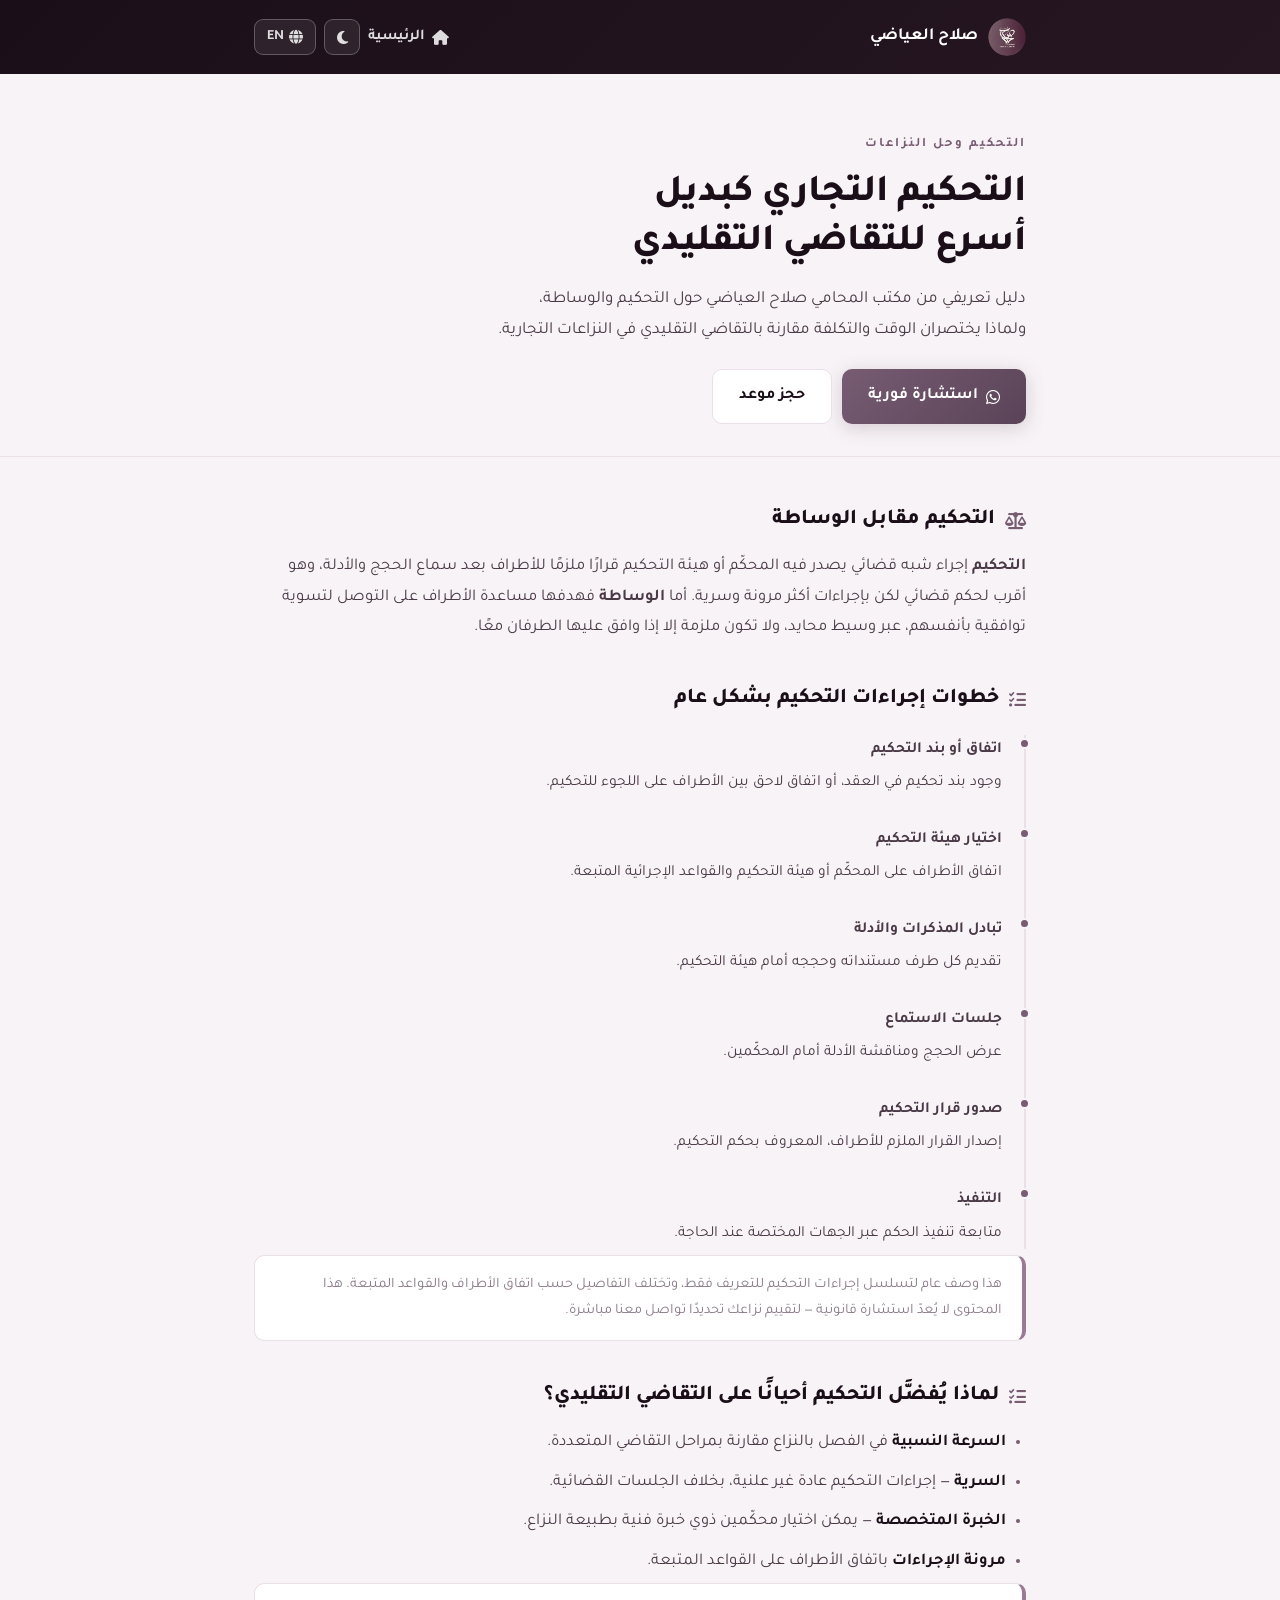
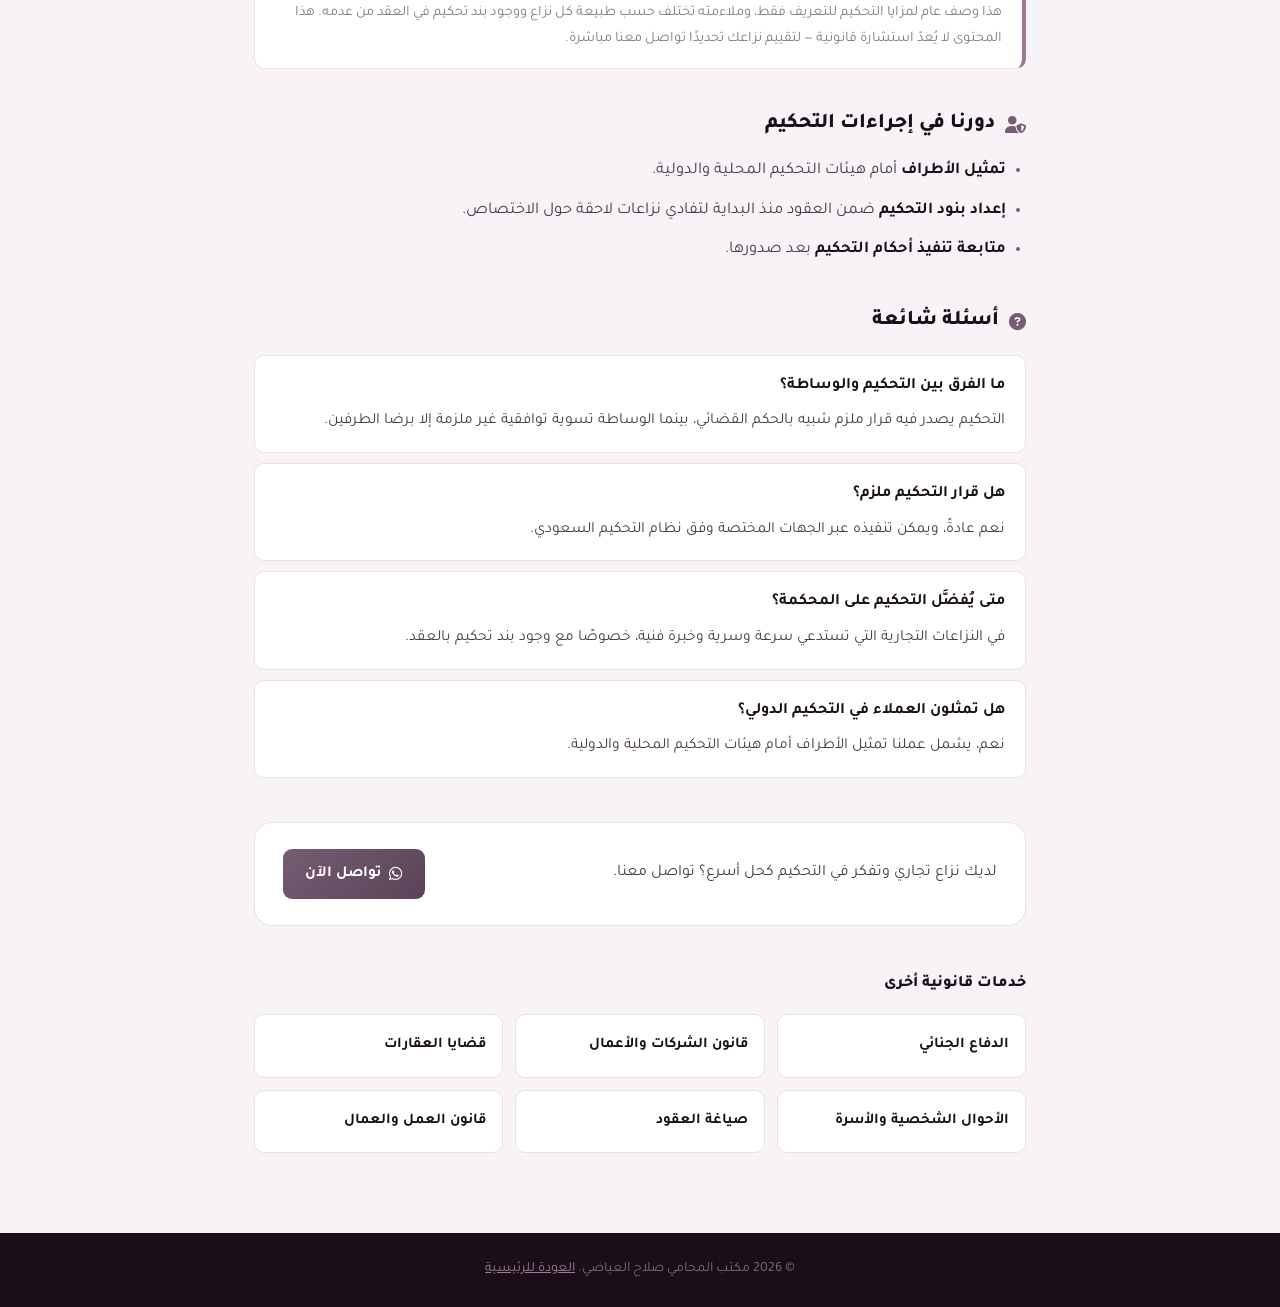
<file: arbitration.html>
<!DOCTYPE html>
<html lang="ar" dir="rtl">
<head>
<meta charset="UTF-8"/>
<meta name="viewport" content="width=device-width,initial-scale=1.0"/>
<title>التحكيم وحل النزاعات | مكتب المحامي صلاح العياضي</title>
<meta name="description" content="دليل تعريفي حول التحكيم التجاري والوساطة كبديل للتقاضي التقليدي بالمملكة العربية السعودية — مكتب المحامي صلاح العياضي، المدينة المنورة"/>
<link rel="canonical" href="https://salah-alayadi.com/arbitration.html"/>
<meta name="robots" content="index, follow"/>
<meta name="theme-color" content="#775C72"/>
<link rel="icon" href="logo-dark.png" type="image/png"/>

<meta property="og:type" content="article"/>
<meta property="og:site_name" content="مكتب المحامي صلاح العياضي"/>
<meta property="og:title" content="التحكيم وحل النزاعات | مكتب المحامي صلاح العياضي"/>
<meta property="og:description" content="دليل تعريفي حول التحكيم التجاري والوساطة كبديل للتقاضي التقليدي بالمملكة العربية السعودية"/>
<meta property="og:url" content="https://salah-alayadi.com/arbitration.html"/>
<meta property="og:image" content="https://salah-alayadi.com/madina.jpg"/>
<meta property="og:locale" content="ar_SA"/>

<script async src="https://www.googletagmanager.com/gtag/js?id=G-WZ18634DXK"></script>
<script>
  window.dataLayer = window.dataLayer || [];
  function gtag(){dataLayer.push(arguments);}
  gtag('js', new Date());
  gtag('config', 'G-WZ18634DXK');
</script>

<script type="application/ld+json">
{
  "@context": "https://schema.org",
  "@type": "LegalService",
  "name": "التحكيم وحل النزاعات — مكتب المحامي صلاح العياضي",
  "url": "https://salah-alayadi.com/arbitration.html",
  "provider": {"@type": "Attorney", "name": "مكتب المحامي صلاح العياضي", "telephone": "+966560064478"},
  "areaServed": "SA",
  "serviceType": "Arbitration and Dispute Resolution"
}
</script>
<script type="application/ld+json">
{
  "@context": "https://schema.org",
  "@type": "FAQPage",
  "mainEntity": [
    {"@type":"Question","name":"ما الفرق بين التحكيم والوساطة؟","acceptedAnswer":{"@type":"Answer","text":"التحكيم يصدر فيه المحكّم أو هيئة التحكيم قرارًا ملزمًا للأطراف يشبه الحكم القضائي، بينما الوساطة تهدف لمساعدة الأطراف على التوصل لتسوية توافقية غير ملزمة إلا برضا الطرفين."}},
    {"@type":"Question","name":"هل قرار التحكيم ملزم؟","acceptedAnswer":{"@type":"Answer","text":"نعم، عادةً ما يكون قرار التحكيم (حكم التحكيم) ملزمًا للأطراف، ويمكن تنفيذه عبر الجهات المختصة وفق نظام التحكيم السعودي."}},
    {"@type":"Question","name":"متى يُفضَّل اللجوء للتحكيم بدل المحكمة؟","acceptedAnswer":{"@type":"Answer","text":"يُفضَّل التحكيم عادة في النزاعات التجارية التي تستدعي سرعة الحسم والسرية والخبرة الفنية المتخصصة، خصوصًا عند وجود بند تحكيم متفق عليه مسبقًا في العقد."}},
    {"@type":"Question","name":"هل تمثلون العملاء في التحكيم الدولي؟","acceptedAnswer":{"@type":"Answer","text":"نعم، يشمل عملنا تمثيل الأطراف أمام هيئات التحكيم المحلية والدولية."}}
  ]
}
</script>

<link rel="preconnect" href="https://fonts.googleapis.com"/>
<link rel="preconnect" href="https://fonts.gstatic.com" crossorigin/>
<link href="https://fonts.googleapis.com/css2?family=Tajawal:wght@300;400;500;700;800;900&family=Inter:wght@300;400;500;600;700&display=swap" rel="stylesheet"/>
<link rel="stylesheet" href="https://cdnjs.cloudflare.com/ajax/libs/font-awesome/6.5.0/css/all.min.css"/>
<link rel="stylesheet" href="article.css"/>
</head>
<body>

<header>
  <nav>
    <a href="index.html" class="logo">
      <img src="logo-dark.png" alt="شعار المكتب"/>
      <span><span class="ar-text">صلاح العياضي</span><span class="en-text">Salah Aleadhi</span></span>
    </a>
    <div class="hdr-actions">
      <a href="index.html" class="back-lnk"><i class="fas fa-house"></i><span class="ar-text">الرئيسية</span><span class="en-text">Home</span></a>
      <button class="btn-icon" id="themeBtn" aria-label="تبديل المظهر"><i class="fas fa-moon" id="themeIco"></i></button>
      <button class="btn-icon btn-lang" id="langBtn"><i class="fas fa-globe"></i><span id="langLbl">EN</span></button>
    </div>
  </nav>
</header>

<div class="hero-p">
  <div class="container">
    <div class="stg"><span class="ar-text">التحكيم وحل النزاعات</span><span class="en-text">Arbitration &amp; Dispute Resolution</span></div>
    <h1><span class="ar-text">التحكيم التجاري كبديل أسرع للتقاضي&nbsp;التقليدي</span><span class="en-text">Commercial Arbitration as a Faster Alternative to Traditional&nbsp;Litigation</span></h1>
    <p><span class="ar-text">دليل تعريفي من مكتب المحامي صلاح العياضي حول التحكيم والوساطة، ولماذا يختصران الوقت والتكلفة مقارنة بالتقاضي التقليدي في النزاعات التجارية.</span><span class="en-text">A guide from Salah Aleadhi Law Office on arbitration and mediation, and why they can save time and cost compared to traditional litigation in commercial disputes.</span></p>
    <div class="cta-row">
      <a href="https://wa.me/966560064478?text=%D8%A7%D9%84%D8%B3%D9%84%D8%A7%D9%85%20%D8%B9%D9%84%D9%8A%D9%83%D9%85%D8%8C%20%D8%A3%D8%B1%D9%8A%D8%AF%20%D8%A7%D8%B3%D8%AA%D8%B4%D8%A7%D8%B1%D8%A9%20%D8%A8%D8%AE%D8%B5%D9%88%D8%B5%20%D8%AA%D8%AD%D9%83%D9%8A%D9%85" target="_blank" rel="noopener noreferrer" class="bm"><i class="fab fa-whatsapp"></i><span class="ar-text">استشارة فورية</span><span class="en-text">Instant Consultation</span></a>
      <a href="index.html#booking" class="bo"><span class="ar-text">حجز موعد</span><span class="en-text">Book an Appointment</span></a>
    </div>
  </div>
</div>

<main>
  <div class="container">

    <div class="sec">
      <h2><i class="fas fa-scale-balanced"></i><span class="ar-text">التحكيم مقابل الوساطة</span><span class="en-text">Arbitration vs. Mediation</span></h2>
      <p><span class="ar-text"><b>التحكيم</b> إجراء شبه قضائي يصدر فيه المحكّم أو هيئة التحكيم قرارًا ملزمًا للأطراف بعد سماع الحجج والأدلة، وهو أقرب لحكم قضائي لكن بإجراءات أكثر مرونة وسرية. أما <b>الوساطة</b> فهدفها مساعدة الأطراف على التوصل لتسوية توافقية بأنفسهم، عبر وسيط محايد، ولا تكون ملزمة إلا إذا وافق عليها الطرفان معًا.</span><span class="en-text"><b>Arbitration</b> is a quasi-judicial process where an arbitrator or arbitral tribunal issues a binding decision after hearing arguments and evidence — similar to a court ruling, but with more flexible and private procedures. <b>Mediation</b> aims to help parties reach a mutually agreed settlement through a neutral mediator, and is only binding if both parties agree to it.</span></p>
    </div>

    <div class="sec">
      <h2><i class="fas fa-list-check"></i><span class="ar-text">خطوات إجراءات التحكيم بشكل عام</span><span class="en-text">General Steps of Arbitration Proceedings</span></h2>
      <div class="stages">
        <div class="stage"><b><span class="ar-text">اتفاق أو بند التحكيم</span><span class="en-text">Arbitration Agreement or Clause</span></b><span><span class="ar-text">وجود بند تحكيم في العقد، أو اتفاق لاحق بين الأطراف على اللجوء للتحكيم.</span><span class="en-text">An arbitration clause in the contract, or a subsequent agreement between the parties to arbitrate.</span></span></div>
        <div class="stage"><b><span class="ar-text">اختيار هيئة التحكيم</span><span class="en-text">Selecting the Arbitral Tribunal</span></b><span><span class="ar-text">اتفاق الأطراف على المحكّم أو هيئة التحكيم والقواعد الإجرائية المتبعة.</span><span class="en-text">The parties agree on the arbitrator or tribunal and the procedural rules to be followed.</span></span></div>
        <div class="stage"><b><span class="ar-text">تبادل المذكرات والأدلة</span><span class="en-text">Exchanging Briefs &amp; Evidence</span></b><span><span class="ar-text">تقديم كل طرف مستنداته وحججه أمام هيئة التحكيم.</span><span class="en-text">Each party submits its documents and arguments before the tribunal.</span></span></div>
        <div class="stage"><b><span class="ar-text">جلسات الاستماع</span><span class="en-text">Hearing Sessions</span></b><span><span class="ar-text">عرض الحجج ومناقشة الأدلة أمام المحكّمين.</span><span class="en-text">Presenting arguments and discussing evidence before the arbitrators.</span></span></div>
        <div class="stage"><b><span class="ar-text">صدور قرار التحكيم</span><span class="en-text">Issuing the Arbitration Award</span></b><span><span class="ar-text">إصدار القرار الملزم للأطراف، المعروف بحكم التحكيم.</span><span class="en-text">Issuing the binding decision, known as the arbitration award.</span></span></div>
        <div class="stage"><b><span class="ar-text">التنفيذ</span><span class="en-text">Enforcement</span></b><span><span class="ar-text">متابعة تنفيذ الحكم عبر الجهات المختصة عند الحاجة.</span><span class="en-text">Following up on enforcement of the award through the competent authorities if needed.</span></span></div>
      </div>
      <div class="disclaimer">
        <p><span class="ar-text">هذا وصف عام لتسلسل إجراءات التحكيم للتعريف فقط، وتختلف التفاصيل حسب اتفاق الأطراف والقواعد المتبعة. هذا المحتوى لا يُعدّ استشارة قانونية — لتقييم نزاعك تحديدًا تواصل معنا مباشرة.</span><span class="en-text">This is a general overview of the arbitration process, for informational purposes only; details vary based on the parties' agreement and the applicable rules. This content is not legal advice — contact us directly to assess your specific dispute.</span></p>
      </div>
    </div>

    <div class="sec">
      <h2><i class="fas fa-list-check"></i><span class="ar-text">لماذا يُفضَّل التحكيم أحيانًا على التقاضي التقليدي؟</span><span class="en-text">Why Arbitration Is Sometimes Preferred Over Traditional Litigation</span></h2>
      <ul>
        <li><span class="ar-text"><b>السرعة النسبية</b> في الفصل بالنزاع مقارنة بمراحل التقاضي المتعددة.</span><span class="en-text"><b>Relative speed</b> in resolving disputes compared to multiple litigation stages.</span></li>
        <li><span class="ar-text"><b>السرية</b> — إجراءات التحكيم عادة غير علنية، بخلاف الجلسات القضائية.</span><span class="en-text"><b>Confidentiality</b> — arbitration proceedings are typically private, unlike public court hearings.</span></li>
        <li><span class="ar-text"><b>الخبرة المتخصصة</b> — يمكن اختيار محكّمين ذوي خبرة فنية بطبيعة النزاع.</span><span class="en-text"><b>Specialized expertise</b> — arbitrators with technical knowledge relevant to the dispute can be selected.</span></li>
        <li><span class="ar-text"><b>مرونة الإجراءات</b> باتفاق الأطراف على القواعد المتبعة.</span><span class="en-text"><b>Procedural flexibility</b>, with parties agreeing on the rules to follow.</span></li>
      </ul>
      <div class="disclaimer">
        <p><span class="ar-text">هذا وصف عام لمزايا التحكيم للتعريف فقط، وملاءمته تختلف حسب طبيعة كل نزاع ووجود بند تحكيم في العقد من عدمه. هذا المحتوى لا يُعدّ استشارة قانونية — لتقييم نزاعك تحديدًا تواصل معنا مباشرة.</span><span class="en-text">This is a general overview of arbitration's advantages. Its suitability depends on the nature of each dispute and whether an arbitration clause exists in the contract. This content is not legal advice — contact us directly to assess your specific dispute.</span></p>
      </div>
    </div>

    <div class="sec">
      <h2><i class="fas fa-user-shield"></i><span class="ar-text">دورنا في إجراءات التحكيم</span><span class="en-text">Our Role in Arbitration Proceedings</span></h2>
      <ul>
        <li><span class="ar-text"><b>تمثيل الأطراف</b> أمام هيئات التحكيم المحلية والدولية.</span><span class="en-text"><b>Representing parties</b> before local and international arbitral bodies.</span></li>
        <li><span class="ar-text"><b>إعداد بنود التحكيم</b> ضمن العقود منذ البداية لتفادي نزاعات لاحقة حول الاختصاص.</span><span class="en-text"><b>Drafting arbitration clauses</b> within contracts from the outset, to avoid future jurisdiction disputes.</span></li>
        <li><span class="ar-text"><b>متابعة تنفيذ أحكام التحكيم</b> بعد صدورها.</span><span class="en-text"><b>Following up on the enforcement</b> of arbitration awards once issued.</span></li>
      </ul>
    </div>

    <div class="sec">
      <h2><i class="fas fa-circle-question"></i><span class="ar-text">أسئلة شائعة</span><span class="en-text">Frequently Asked Questions</span></h2>
      <div class="faq-list">
        <div class="faq-item"><b><span class="ar-text">ما الفرق بين التحكيم والوساطة؟</span><span class="en-text">What's the difference between arbitration and mediation?</span></b><p><span class="ar-text">التحكيم يصدر فيه قرار ملزم شبيه بالحكم القضائي، بينما الوساطة تسوية توافقية غير ملزمة إلا برضا الطرفين.</span><span class="en-text">Arbitration produces a binding decision similar to a court ruling; mediation is a consensual settlement, binding only if both parties agree.</span></p></div>
        <div class="faq-item"><b><span class="ar-text">هل قرار التحكيم ملزم؟</span><span class="en-text">Is an arbitration award binding?</span></b><p><span class="ar-text">نعم عادةً، ويمكن تنفيذه عبر الجهات المختصة وفق نظام التحكيم السعودي.</span><span class="en-text">Yes, typically, and it can be enforced through the relevant authorities under Saudi arbitration law.</span></p></div>
        <div class="faq-item"><b><span class="ar-text">متى يُفضَّل التحكيم على المحكمة؟</span><span class="en-text">When is arbitration preferred over court?</span></b><p><span class="ar-text">في النزاعات التجارية التي تستدعي سرعة وسرية وخبرة فنية، خصوصًا مع وجود بند تحكيم بالعقد.</span><span class="en-text">In commercial disputes requiring speed, confidentiality, and technical expertise, especially with an arbitration clause already in the contract.</span></p></div>
        <div class="faq-item"><b><span class="ar-text">هل تمثلون العملاء في التحكيم الدولي؟</span><span class="en-text">Do you represent clients in international arbitration?</span></b><p><span class="ar-text">نعم، يشمل عملنا تمثيل الأطراف أمام هيئات التحكيم المحلية والدولية.</span><span class="en-text">Yes, our work includes representing parties before local and international arbitral bodies.</span></p></div>
      </div>
    </div>

    <div class="contact-strip">
      <p><span class="ar-text">لديك نزاع تجاري وتفكر في التحكيم كحل أسرع؟ تواصل معنا.</span><span class="en-text">Have a commercial dispute and considering arbitration as a faster path? Get in touch.</span></p>
      <a href="https://wa.me/966560064478" target="_blank" rel="noopener noreferrer" class="cta"><i class="fab fa-whatsapp"></i><span class="ar-text">تواصل الآن</span><span class="en-text">Contact Now</span></a>
    </div>

    <div class="related">
      <h3><span class="ar-text">خدمات قانونية أخرى</span><span class="en-text">Other Legal Services</span></h3>
      <div class="related-grid">
        <a href="criminal-defense.html" class="related-card"><span class="ar-text">الدفاع الجنائي</span><span class="en-text">Criminal Defense</span></a>
        <a href="corporate-law.html" class="related-card"><span class="ar-text">قانون الشركات والأعمال</span><span class="en-text">Corporate &amp; Business Law</span></a>
        <a href="real-estate-law.html" class="related-card"><span class="ar-text">قضايا العقارات</span><span class="en-text">Real Estate Law</span></a>
        <a href="family-law.html" class="related-card"><span class="ar-text">الأحوال الشخصية والأسرة</span><span class="en-text">Personal Status &amp; Family</span></a>
        <a href="contract-drafting.html" class="related-card"><span class="ar-text">صياغة العقود</span><span class="en-text">Contract Drafting</span></a>
        <a href="labor-law.html" class="related-card"><span class="ar-text">قانون العمل والعمال</span><span class="en-text">Labor &amp; Employment Law</span></a>
      </div>
    </div>

  </div>
</main>

<footer>
  <p><span class="ar-text">© <span class="cyear">2025</span> مكتب المحامي صلاح العياضي.</span><span class="en-text">© <span class="cyear">2025</span> Salah Aleadhi Law Office.</span> <a href="index.html"><span class="ar-text">العودة للرئيسية</span><span class="en-text">Back to Home</span></a></p>
</footer>

<script>
const html=document.documentElement;
const themeBtn=document.getElementById('themeBtn');
const themeIco=document.getElementById('themeIco');
function applyTheme(t){t==='dark'?html.setAttribute('data-theme','dark'):html.removeAttribute('data-theme');themeIco.className=t==='dark'?'fas fa-sun':'fas fa-moon';localStorage.setItem('theme',t)}
applyTheme(localStorage.getItem('theme')||'light');
themeBtn.addEventListener('click',()=>applyTheme(html.getAttribute('data-theme')==='dark'?'light':'dark'));

const langBtn=document.getElementById('langBtn');
const langLbl=document.getElementById('langLbl');
let lang=localStorage.getItem('lang')||'ar';
function applyLang(l){html.setAttribute('lang',l);html.setAttribute('dir',l==='ar'?'rtl':'ltr');langLbl.textContent=l==='ar'?'EN':'AR';lang=l;localStorage.setItem('lang',l)}
applyLang(lang);
langBtn.addEventListener('click',()=>applyLang(lang==='ar'?'en':'ar'));
document.querySelectorAll('.cyear').forEach(el=>el.textContent=new Date().getFullYear());
</script>
</body>
</html>
</file>
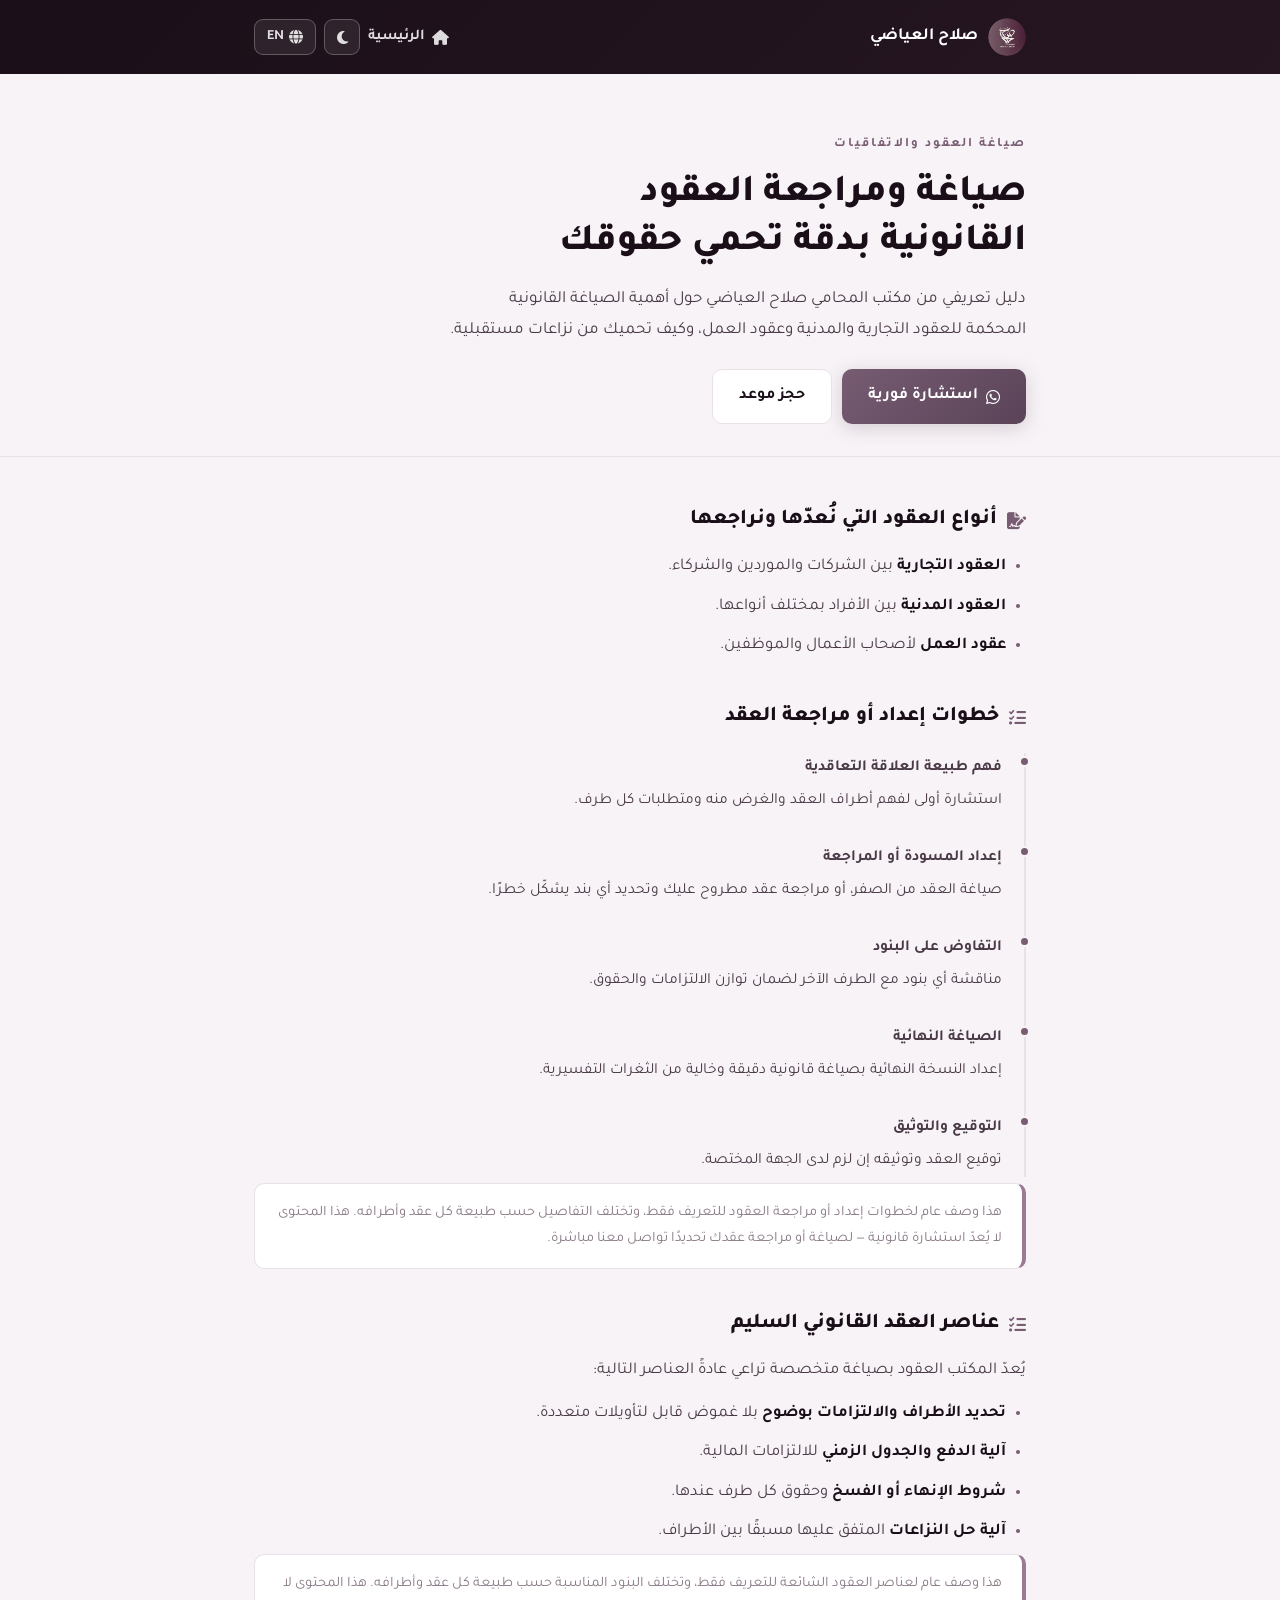
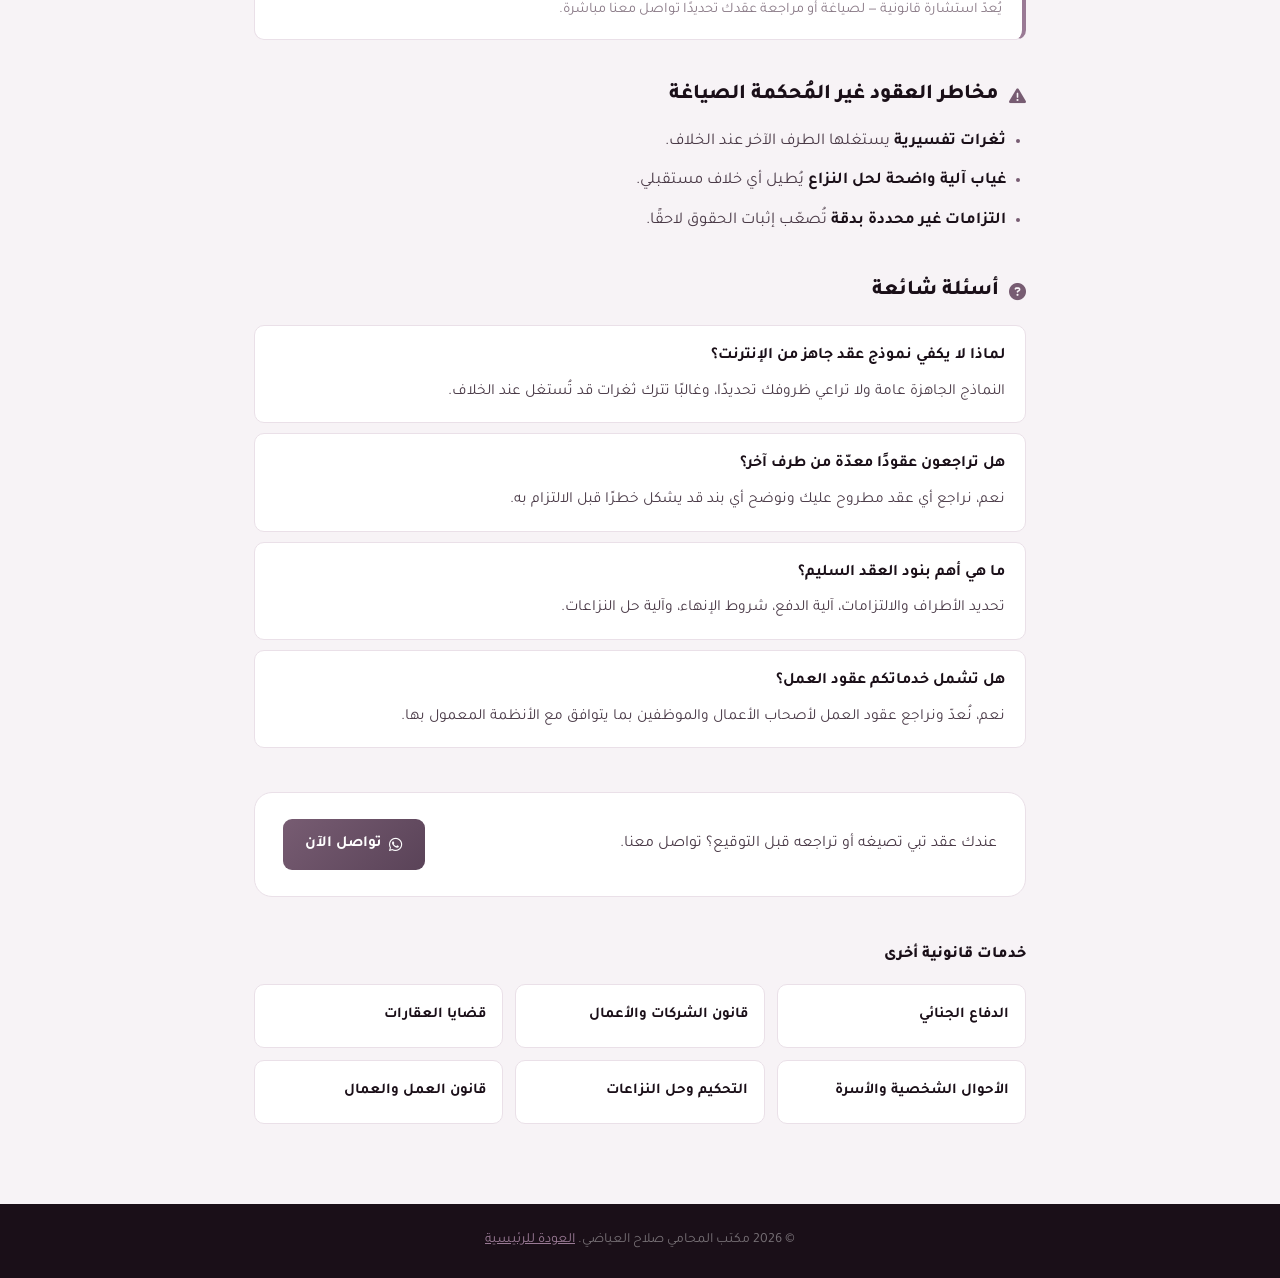
<file: contract-drafting.html>
<!DOCTYPE html>
<html lang="ar" dir="rtl">
<head>
<meta charset="UTF-8"/>
<meta name="viewport" content="width=device-width,initial-scale=1.0"/>
<title>صياغة ومراجعة العقود القانونية | مكتب المحامي صلاح العياضي</title>
<meta name="description" content="دليل تعريفي حول صياغة ومراجعة العقود التجارية والمدنية وعقود العمل بالمملكة العربية السعودية — مكتب المحامي صلاح العياضي، المدينة المنورة"/>
<link rel="canonical" href="https://salah-alayadi.com/contract-drafting.html"/>
<meta name="robots" content="index, follow"/>
<meta name="theme-color" content="#775C72"/>
<link rel="icon" href="logo-dark.png" type="image/png"/>

<meta property="og:type" content="article"/>
<meta property="og:site_name" content="مكتب المحامي صلاح العياضي"/>
<meta property="og:title" content="صياغة ومراجعة العقود القانونية | مكتب المحامي صلاح العياضي"/>
<meta property="og:description" content="دليل تعريفي حول صياغة ومراجعة العقود التجارية والمدنية وعقود العمل بالمملكة العربية السعودية"/>
<meta property="og:url" content="https://salah-alayadi.com/contract-drafting.html"/>
<meta property="og:image" content="https://salah-alayadi.com/madina.jpg"/>
<meta property="og:locale" content="ar_SA"/>

<script async src="https://www.googletagmanager.com/gtag/js?id=G-WZ18634DXK"></script>
<script>
  window.dataLayer = window.dataLayer || [];
  function gtag(){dataLayer.push(arguments);}
  gtag('js', new Date());
  gtag('config', 'G-WZ18634DXK');
</script>

<script type="application/ld+json">
{
  "@context": "https://schema.org",
  "@type": "LegalService",
  "name": "صياغة العقود والاتفاقيات — مكتب المحامي صلاح العياضي",
  "url": "https://salah-alayadi.com/contract-drafting.html",
  "provider": {"@type": "Attorney", "name": "مكتب المحامي صلاح العياضي", "telephone": "+966560064478"},
  "areaServed": "SA",
  "serviceType": "Contract Drafting and Review"
}
</script>
<script type="application/ld+json">
{
  "@context": "https://schema.org",
  "@type": "FAQPage",
  "mainEntity": [
    {"@type":"Question","name":"لماذا لا يكفي استخدام نموذج عقد جاهز من الإنترنت؟","acceptedAnswer":{"@type":"Answer","text":"النماذج الجاهزة عامة ولا تراعي ظروف الأطراف أو النشاط تحديدًا، وغالبًا تترك ثغرات تفسيرية قد تُستغل عند الخلاف. صياغة العقد بشكل مخصص تقلل هذا الخطر."}},
    {"@type":"Question","name":"هل تراجعون عقودًا معدّة من طرف آخر قبل التوقيع؟","acceptedAnswer":{"@type":"Answer","text":"نعم، نراجع أي عقد مطروح عليك للتوقيع ونوضح لك أي بند قد يشكل خطرًا عليك قبل الالتزام به."}},
    {"@type":"Question","name":"ما هي أهم بنود أي عقد سليم؟","acceptedAnswer":{"@type":"Answer","text":"تشمل عادة تحديد الأطراف والالتزامات بوضوح، آلية الدفع، شروط الإنهاء أو الفسخ، وآلية حل النزاعات، إضافة إلى بنود خاصة تتعلق بطبيعة كل عقد."}},
    {"@type":"Question","name":"هل تشمل خدماتكم عقود العمل؟","acceptedAnswer":{"@type":"Answer","text":"نعم، نُعدّ ونراجع عقود العمل لأصحاب الأعمال والموظفين على حد سواء بما يتوافق مع الأنظمة المعمول بها."}}
  ]
}
</script>

<link rel="preconnect" href="https://fonts.googleapis.com"/>
<link rel="preconnect" href="https://fonts.gstatic.com" crossorigin/>
<link href="https://fonts.googleapis.com/css2?family=Tajawal:wght@300;400;500;700;800;900&family=Inter:wght@300;400;500;600;700&display=swap" rel="stylesheet"/>
<link rel="stylesheet" href="https://cdnjs.cloudflare.com/ajax/libs/font-awesome/6.5.0/css/all.min.css"/>
<link rel="stylesheet" href="article.css"/>
</head>
<body>

<header>
  <nav>
    <a href="index.html" class="logo">
      <img src="logo-dark.png" alt="شعار المكتب"/>
      <span><span class="ar-text">صلاح العياضي</span><span class="en-text">Salah Aleadhi</span></span>
    </a>
    <div class="hdr-actions">
      <a href="index.html" class="back-lnk"><i class="fas fa-house"></i><span class="ar-text">الرئيسية</span><span class="en-text">Home</span></a>
      <button class="btn-icon" id="themeBtn" aria-label="تبديل المظهر"><i class="fas fa-moon" id="themeIco"></i></button>
      <button class="btn-icon btn-lang" id="langBtn"><i class="fas fa-globe"></i><span id="langLbl">EN</span></button>
    </div>
  </nav>
</header>

<div class="hero-p">
  <div class="container">
    <div class="stg"><span class="ar-text">صياغة العقود والاتفاقيات</span><span class="en-text">Contract Drafting &amp; Review</span></div>
    <h1><span class="ar-text">صياغة ومراجعة العقود القانونية بدقة تحمي&nbsp;حقوقك</span><span class="en-text">Precise Contract Drafting &amp; Review to Protect Your&nbsp;Rights</span></h1>
    <p><span class="ar-text">دليل تعريفي من مكتب المحامي صلاح العياضي حول أهمية الصياغة القانونية المحكمة للعقود التجارية والمدنية وعقود العمل، وكيف تحميك من نزاعات مستقبلية.</span><span class="en-text">A guide from Salah Aleadhi Law Office on why precise legal drafting of commercial, civil, and employment contracts matters — and how it protects you from future disputes.</span></p>
    <div class="cta-row">
      <a href="https://wa.me/966560064478?text=%D8%A7%D9%84%D8%B3%D9%84%D8%A7%D9%85%20%D8%B9%D9%84%D9%8A%D9%83%D9%85%D8%8C%20%D8%A3%D8%B1%D9%8A%D8%AF%20%D9%85%D8%B1%D8%A7%D8%AC%D8%B9%D8%A9%20%D8%B9%D9%82%D8%AF" target="_blank" rel="noopener noreferrer" class="bm"><i class="fab fa-whatsapp"></i><span class="ar-text">استشارة فورية</span><span class="en-text">Instant Consultation</span></a>
      <a href="index.html#booking" class="bo"><span class="ar-text">حجز موعد</span><span class="en-text">Book an Appointment</span></a>
    </div>
  </div>
</div>

<main>
  <div class="container">

    <div class="sec">
      <h2><i class="fas fa-file-signature"></i><span class="ar-text">أنواع العقود التي نُعدّها ونراجعها</span><span class="en-text">Types of Contracts We Draft &amp; Review</span></h2>
      <ul>
        <li><span class="ar-text"><b>العقود التجارية</b> بين الشركات والموردين والشركاء.</span><span class="en-text"><b>Commercial contracts</b> between companies, suppliers, and partners.</span></li>
        <li><span class="ar-text"><b>العقود المدنية</b> بين الأفراد بمختلف أنواعها.</span><span class="en-text"><b>Civil contracts</b> between individuals of various kinds.</span></li>
        <li><span class="ar-text"><b>عقود العمل</b> لأصحاب الأعمال والموظفين.</span><span class="en-text"><b>Employment contracts</b> for employers and employees alike.</span></li>
      </ul>
    </div>

    <div class="sec">
      <h2><i class="fas fa-list-check"></i><span class="ar-text">خطوات إعداد أو مراجعة العقد</span><span class="en-text">Steps to Draft or Review a Contract</span></h2>
      <div class="stages">
        <div class="stage"><b><span class="ar-text">فهم طبيعة العلاقة التعاقدية</span><span class="en-text">Understanding the Contractual Relationship</span></b><span><span class="ar-text">استشارة أولى لفهم أطراف العقد والغرض منه ومتطلبات كل طرف.</span><span class="en-text">An initial consultation to understand the parties, the contract's purpose, and each party's requirements.</span></span></div>
        <div class="stage"><b><span class="ar-text">إعداد المسودة أو المراجعة</span><span class="en-text">Drafting or Reviewing the Draft</span></b><span><span class="ar-text">صياغة العقد من الصفر، أو مراجعة عقد مطروح عليك وتحديد أي بند يشكّل خطرًا.</span><span class="en-text">Drafting the contract from scratch, or reviewing a contract presented to you and flagging any risky clause.</span></span></div>
        <div class="stage"><b><span class="ar-text">التفاوض على البنود</span><span class="en-text">Negotiating the Terms</span></b><span><span class="ar-text">مناقشة أي بنود مع الطرف الآخر لضمان توازن الالتزامات والحقوق.</span><span class="en-text">Discussing any terms with the other party to ensure balanced rights and obligations.</span></span></div>
        <div class="stage"><b><span class="ar-text">الصياغة النهائية</span><span class="en-text">Final Drafting</span></b><span><span class="ar-text">إعداد النسخة النهائية بصياغة قانونية دقيقة وخالية من الثغرات التفسيرية.</span><span class="en-text">Preparing the final version with precise legal wording, free of interpretive gaps.</span></span></div>
        <div class="stage"><b><span class="ar-text">التوقيع والتوثيق</span><span class="en-text">Signing &amp; Documentation</span></b><span><span class="ar-text">توقيع العقد وتوثيقه إن لزم لدى الجهة المختصة.</span><span class="en-text">Signing the contract and, if required, documenting it with the competent authority.</span></span></div>
      </div>
      <div class="disclaimer">
        <p><span class="ar-text">هذا وصف عام لخطوات إعداد أو مراجعة العقود للتعريف فقط، وتختلف التفاصيل حسب طبيعة كل عقد وأطرافه. هذا المحتوى لا يُعدّ استشارة قانونية — لصياغة أو مراجعة عقدك تحديدًا تواصل معنا مباشرة.</span><span class="en-text">This is a general overview of the contract drafting/review process, for informational purposes only; details vary by each contract's nature and parties. This content is not legal advice — contact us directly to draft or review your specific contract.</span></p>
      </div>
    </div>

    <div class="sec">
      <h2><i class="fas fa-list-check"></i><span class="ar-text">عناصر العقد القانوني السليم</span><span class="en-text">Elements of a Sound Legal Contract</span></h2>
      <p><span class="ar-text">يُعدّ المكتب العقود بصياغة متخصصة تراعي عادةً العناصر التالية:</span><span class="en-text">The office drafts contracts with specialized wording that typically covers:</span></p>
      <ul>
        <li><span class="ar-text"><b>تحديد الأطراف والالتزامات بوضوح</b> بلا غموض قابل لتأويلات متعددة.</span><span class="en-text"><b>Clearly defining parties and obligations</b> without ambiguity open to multiple interpretations.</span></li>
        <li><span class="ar-text"><b>آلية الدفع والجدول الزمني</b> للالتزامات المالية.</span><span class="en-text"><b>Payment mechanisms and timelines</b> for financial obligations.</span></li>
        <li><span class="ar-text"><b>شروط الإنهاء أو الفسخ</b> وحقوق كل طرف عندها.</span><span class="en-text"><b>Termination or cancellation terms</b> and each party's rights at that point.</span></li>
        <li><span class="ar-text"><b>آلية حل النزاعات</b> المتفق عليها مسبقًا بين الأطراف.</span><span class="en-text"><b>A pre-agreed dispute resolution mechanism</b> between the parties.</span></li>
      </ul>
      <div class="disclaimer">
        <p><span class="ar-text">هذا وصف عام لعناصر العقود الشائعة للتعريف فقط، وتختلف البنود المناسبة حسب طبيعة كل عقد وأطرافه. هذا المحتوى لا يُعدّ استشارة قانونية — لصياغة أو مراجعة عقدك تحديدًا تواصل معنا مباشرة.</span><span class="en-text">This is a general overview of common contract elements. Suitable clauses vary by each contract's nature and parties. This content is not legal advice — contact us directly to draft or review your specific contract.</span></p>
      </div>
    </div>

    <div class="sec">
      <h2><i class="fas fa-triangle-exclamation"></i><span class="ar-text">مخاطر العقود غير المُحكمة الصياغة</span><span class="en-text">Risks of Poorly Drafted Contracts</span></h2>
      <ul>
        <li><span class="ar-text"><b>ثغرات تفسيرية</b> يستغلها الطرف الآخر عند الخلاف.</span><span class="en-text"><b>Interpretive gaps</b> the other party may exploit in a dispute.</span></li>
        <li><span class="ar-text"><b>غياب آلية واضحة لحل النزاع</b> يُطيل أي خلاف مستقبلي.</span><span class="en-text"><b>No clear dispute resolution path</b>, prolonging any future disagreement.</span></li>
        <li><span class="ar-text"><b>التزامات غير محددة بدقة</b> تُصعّب إثبات الحقوق لاحقًا.</span><span class="en-text"><b>Imprecisely defined obligations</b> that make proving your rights later harder.</span></li>
      </ul>
    </div>

    <div class="sec">
      <h2><i class="fas fa-circle-question"></i><span class="ar-text">أسئلة شائعة</span><span class="en-text">Frequently Asked Questions</span></h2>
      <div class="faq-list">
        <div class="faq-item"><b><span class="ar-text">لماذا لا يكفي نموذج عقد جاهز من الإنترنت؟</span><span class="en-text">Why isn't a template contract from the internet enough?</span></b><p><span class="ar-text">النماذج الجاهزة عامة ولا تراعي ظروفك تحديدًا، وغالبًا تترك ثغرات قد تُستغل عند الخلاف.</span><span class="en-text">Templates are generic and don't account for your specific circumstances, often leaving gaps that can be exploited in a dispute.</span></p></div>
        <div class="faq-item"><b><span class="ar-text">هل تراجعون عقودًا معدّة من طرف آخر؟</span><span class="en-text">Do you review contracts drafted by another party?</span></b><p><span class="ar-text">نعم، نراجع أي عقد مطروح عليك ونوضح أي بند قد يشكل خطرًا قبل الالتزام به.</span><span class="en-text">Yes, we review any contract presented to you and flag any risky clause before you commit.</span></p></div>
        <div class="faq-item"><b><span class="ar-text">ما هي أهم بنود العقد السليم؟</span><span class="en-text">What are the most important terms in a sound contract?</span></b><p><span class="ar-text">تحديد الأطراف والالتزامات، آلية الدفع، شروط الإنهاء، وآلية حل النزاعات.</span><span class="en-text">Clear parties and obligations, payment mechanism, termination terms, and a dispute resolution mechanism.</span></p></div>
        <div class="faq-item"><b><span class="ar-text">هل تشمل خدماتكم عقود العمل؟</span><span class="en-text">Do your services include employment contracts?</span></b><p><span class="ar-text">نعم، نُعدّ ونراجع عقود العمل لأصحاب الأعمال والموظفين بما يتوافق مع الأنظمة المعمول بها.</span><span class="en-text">Yes, we draft and review employment contracts for employers and employees in line with applicable regulations.</span></p></div>
      </div>
    </div>

    <div class="contact-strip">
      <p><span class="ar-text">عندك عقد تبي تصيغه أو تراجعه قبل التوقيع؟ تواصل معنا.</span><span class="en-text">Have a contract to draft or review before signing? Get in touch.</span></p>
      <a href="https://wa.me/966560064478" target="_blank" rel="noopener noreferrer" class="cta"><i class="fab fa-whatsapp"></i><span class="ar-text">تواصل الآن</span><span class="en-text">Contact Now</span></a>
    </div>

    <div class="related">
      <h3><span class="ar-text">خدمات قانونية أخرى</span><span class="en-text">Other Legal Services</span></h3>
      <div class="related-grid">
        <a href="criminal-defense.html" class="related-card"><span class="ar-text">الدفاع الجنائي</span><span class="en-text">Criminal Defense</span></a>
        <a href="corporate-law.html" class="related-card"><span class="ar-text">قانون الشركات والأعمال</span><span class="en-text">Corporate &amp; Business Law</span></a>
        <a href="real-estate-law.html" class="related-card"><span class="ar-text">قضايا العقارات</span><span class="en-text">Real Estate Law</span></a>
        <a href="family-law.html" class="related-card"><span class="ar-text">الأحوال الشخصية والأسرة</span><span class="en-text">Personal Status &amp; Family</span></a>
        <a href="arbitration.html" class="related-card"><span class="ar-text">التحكيم وحل النزاعات</span><span class="en-text">Arbitration &amp; Disputes</span></a>
        <a href="labor-law.html" class="related-card"><span class="ar-text">قانون العمل والعمال</span><span class="en-text">Labor &amp; Employment Law</span></a>
      </div>
    </div>

  </div>
</main>

<footer>
  <p><span class="ar-text">© <span class="cyear">2025</span> مكتب المحامي صلاح العياضي.</span><span class="en-text">© <span class="cyear">2025</span> Salah Aleadhi Law Office.</span> <a href="index.html"><span class="ar-text">العودة للرئيسية</span><span class="en-text">Back to Home</span></a></p>
</footer>

<script>
const html=document.documentElement;
const themeBtn=document.getElementById('themeBtn');
const themeIco=document.getElementById('themeIco');
function applyTheme(t){t==='dark'?html.setAttribute('data-theme','dark'):html.removeAttribute('data-theme');themeIco.className=t==='dark'?'fas fa-sun':'fas fa-moon';localStorage.setItem('theme',t)}
applyTheme(localStorage.getItem('theme')||'light');
themeBtn.addEventListener('click',()=>applyTheme(html.getAttribute('data-theme')==='dark'?'light':'dark'));

const langBtn=document.getElementById('langBtn');
const langLbl=document.getElementById('langLbl');
let lang=localStorage.getItem('lang')||'ar';
function applyLang(l){html.setAttribute('lang',l);html.setAttribute('dir',l==='ar'?'rtl':'ltr');langLbl.textContent=l==='ar'?'EN':'AR';lang=l;localStorage.setItem('lang',l)}
applyLang(lang);
langBtn.addEventListener('click',()=>applyLang(lang==='ar'?'en':'ar'));
document.querySelectorAll('.cyear').forEach(el=>el.textContent=new Date().getFullYear());
</script>
</body>
</html>
</file>
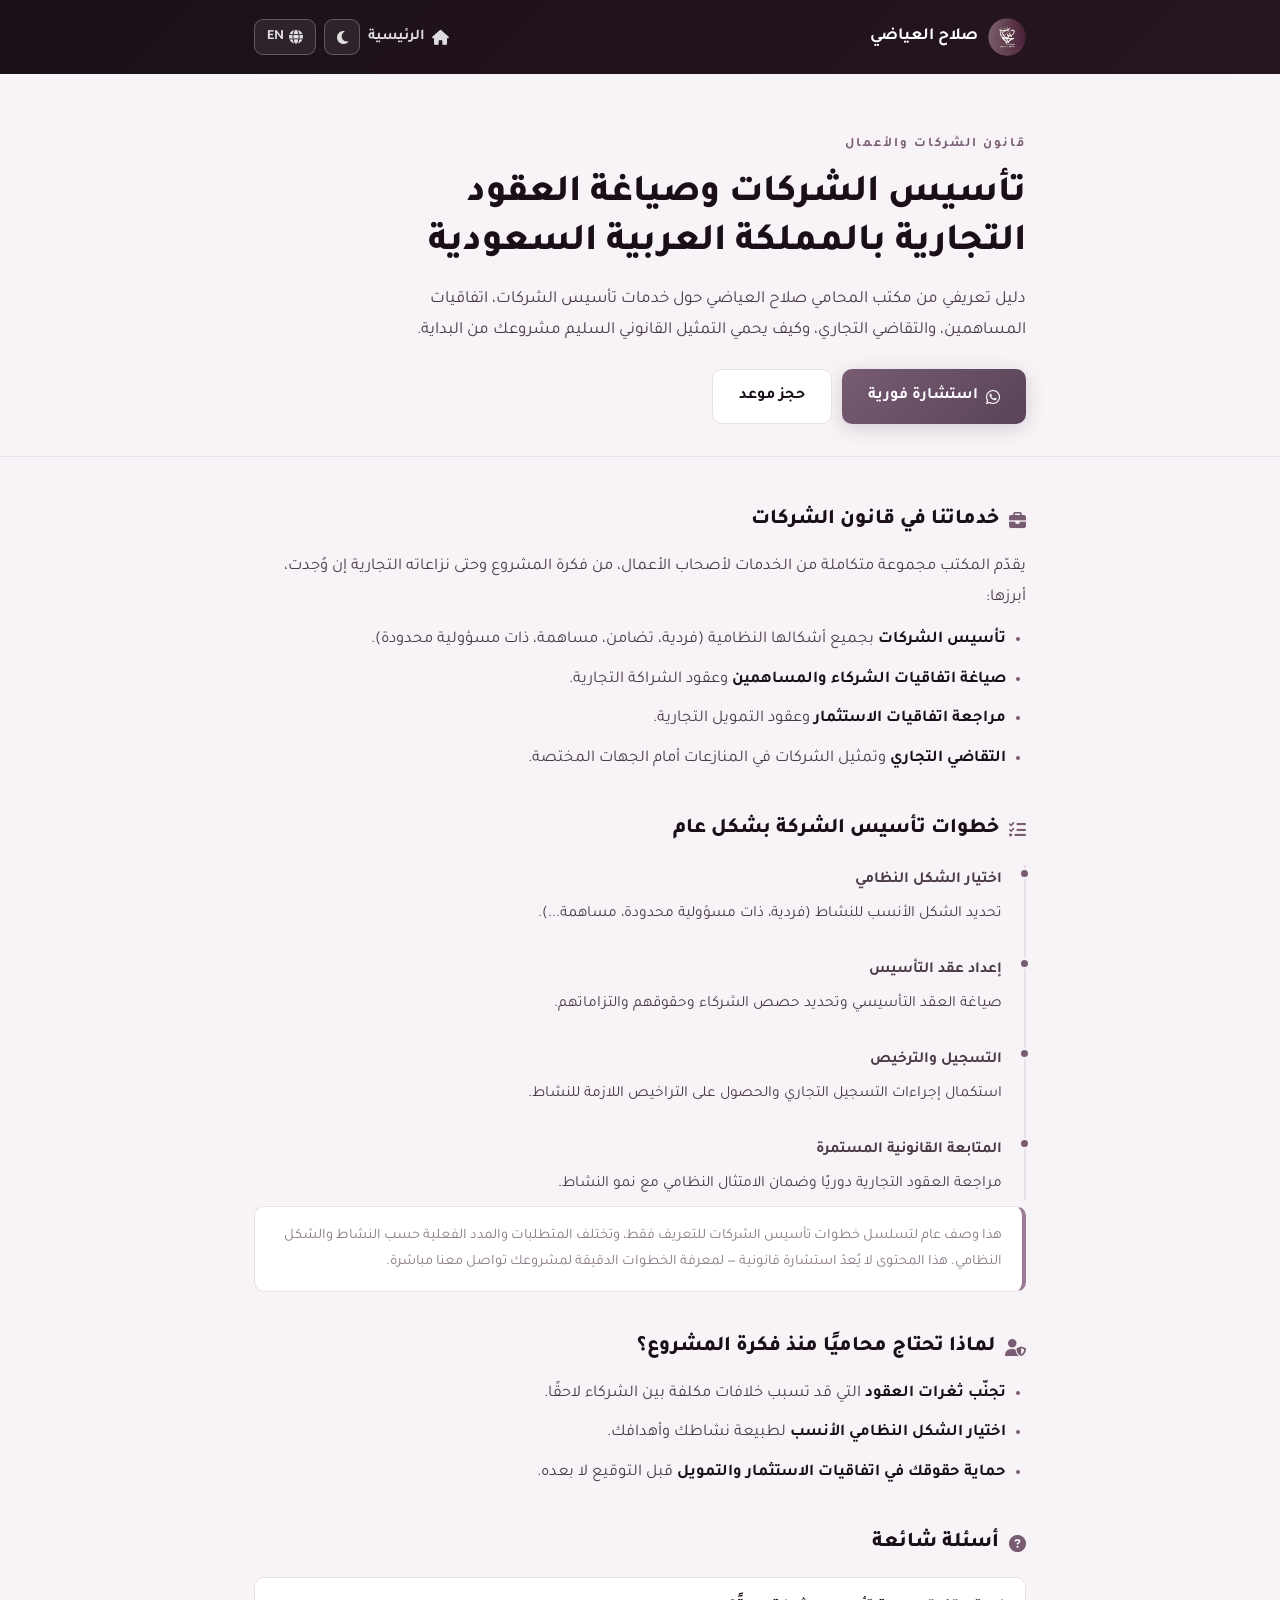
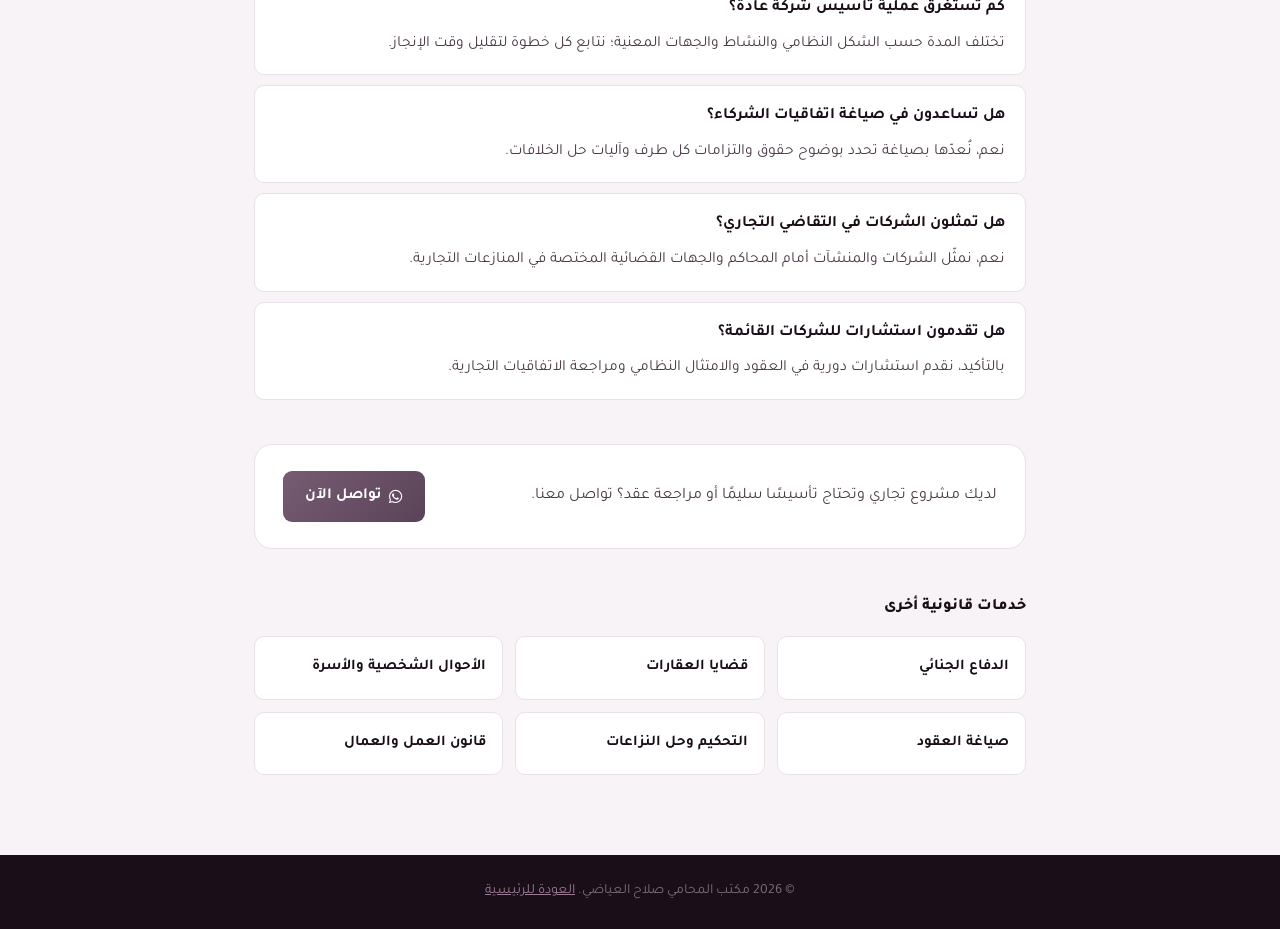
<file: corporate-law.html>
<!DOCTYPE html>
<html lang="ar" dir="rtl">
<head>
<meta charset="UTF-8"/>
<meta name="viewport" content="width=device-width,initial-scale=1.0"/>
<title>تأسيس الشركات وقانون الأعمال | مكتب المحامي صلاح العياضي</title>
<meta name="description" content="دليل تعريفي حول تأسيس الشركات وصياغة اتفاقيات المساهمين والتقاضي التجاري بالمملكة العربية السعودية — مكتب المحامي صلاح العياضي، المدينة المنورة"/>
<link rel="canonical" href="https://salah-alayadi.com/corporate-law.html"/>
<meta name="robots" content="index, follow"/>
<meta name="theme-color" content="#775C72"/>
<link rel="icon" href="logo-dark.png" type="image/png"/>

<meta property="og:type" content="article"/>
<meta property="og:site_name" content="مكتب المحامي صلاح العياضي"/>
<meta property="og:title" content="تأسيس الشركات وقانون الأعمال | مكتب المحامي صلاح العياضي"/>
<meta property="og:description" content="دليل تعريفي حول تأسيس الشركات وصياغة اتفاقيات المساهمين والتقاضي التجاري بالمملكة العربية السعودية"/>
<meta property="og:url" content="https://salah-alayadi.com/corporate-law.html"/>
<meta property="og:image" content="https://salah-alayadi.com/madina.jpg"/>
<meta property="og:locale" content="ar_SA"/>

<script async src="https://www.googletagmanager.com/gtag/js?id=G-WZ18634DXK"></script>
<script>
  window.dataLayer = window.dataLayer || [];
  function gtag(){dataLayer.push(arguments);}
  gtag('js', new Date());
  gtag('config', 'G-WZ18634DXK');
</script>

<script type="application/ld+json">
{
  "@context": "https://schema.org",
  "@type": "LegalService",
  "name": "قانون الشركات والأعمال — مكتب المحامي صلاح العياضي",
  "url": "https://salah-alayadi.com/corporate-law.html",
  "provider": {"@type": "Attorney", "name": "مكتب المحامي صلاح العياضي", "telephone": "+966560064478"},
  "areaServed": "SA",
  "serviceType": "Corporate and Business Law"
}
</script>
<script type="application/ld+json">
{
  "@context": "https://schema.org",
  "@type": "FAQPage",
  "mainEntity": [
    {"@type":"Question","name":"كم تستغرق عملية تأسيس شركة عادةً؟","acceptedAnswer":{"@type":"Answer","text":"تختلف المدة حسب الشكل النظامي للشركة والنشاط والجهات المختصة المعنية، وتشمل عادة إعداد عقد التأسيس والتسجيل والحصول على التراخيص اللازمة. نساعدك في متابعة كل خطوة لتقليل وقت الإنجاز."}},
    {"@type":"Question","name":"هل تساعدون في صياغة اتفاقيات الشركاء والمساهمين؟","acceptedAnswer":{"@type":"Answer","text":"نعم، نُعدّ اتفاقيات الشركاء وعقود التأسيس بصياغة تحدد بوضوح حقوق والتزامات كل طرف وآليات حل الخلافات المستقبلية."}},
    {"@type":"Question","name":"هل تمثلون الشركات في التقاضي التجاري؟","acceptedAnswer":{"@type":"Answer","text":"نعم، يشمل عملنا تمثيل الشركات والمنشآت التجارية أمام المحاكم والجهات القضائية المختصة في المنازعات التجارية."}},
    {"@type":"Question","name":"هل تقدمون استشارات للشركات القائمة وليس فقط الجديدة؟","acceptedAnswer":{"@type":"Answer","text":"بالتأكيد، نقدم استشارات قانونية دورية للشركات القائمة في العقود والامتثال النظامي ومراجعة الاتفاقيات التجارية."}}
  ]
}
</script>

<link rel="preconnect" href="https://fonts.googleapis.com"/>
<link rel="preconnect" href="https://fonts.gstatic.com" crossorigin/>
<link href="https://fonts.googleapis.com/css2?family=Tajawal:wght@300;400;500;700;800;900&family=Inter:wght@300;400;500;600;700&display=swap" rel="stylesheet"/>
<link rel="stylesheet" href="https://cdnjs.cloudflare.com/ajax/libs/font-awesome/6.5.0/css/all.min.css"/>
<link rel="stylesheet" href="article.css"/>
</head>
<body>

<header>
  <nav>
    <a href="index.html" class="logo">
      <img src="logo-dark.png" alt="شعار المكتب"/>
      <span><span class="ar-text">صلاح العياضي</span><span class="en-text">Salah Aleadhi</span></span>
    </a>
    <div class="hdr-actions">
      <a href="index.html" class="back-lnk"><i class="fas fa-house"></i><span class="ar-text">الرئيسية</span><span class="en-text">Home</span></a>
      <button class="btn-icon" id="themeBtn" aria-label="تبديل المظهر"><i class="fas fa-moon" id="themeIco"></i></button>
      <button class="btn-icon btn-lang" id="langBtn"><i class="fas fa-globe"></i><span id="langLbl">EN</span></button>
    </div>
  </nav>
</header>

<div class="hero-p">
  <div class="container">
    <div class="stg"><span class="ar-text">قانون الشركات والأعمال</span><span class="en-text">Corporate &amp; Business Law</span></div>
    <h1><span class="ar-text">تأسيس الشركات وصياغة العقود التجارية بالمملكة العربية&nbsp;السعودية</span><span class="en-text">Company Formation &amp; Commercial Contracts in Saudi&nbsp;Arabia</span></h1>
    <p><span class="ar-text">دليل تعريفي من مكتب المحامي صلاح العياضي حول خدمات تأسيس الشركات، اتفاقيات المساهمين، والتقاضي التجاري، وكيف يحمي التمثيل القانوني السليم مشروعك من البداية.</span><span class="en-text">A guide from Salah Aleadhi Law Office on company formation services, shareholder agreements, and commercial litigation — and how sound legal representation protects your business from day one.</span></p>
    <div class="cta-row">
      <a href="https://wa.me/966560064478?text=%D8%A7%D9%84%D8%B3%D9%84%D8%A7%D9%85%20%D8%B9%D9%84%D9%8A%D9%83%D9%85%D8%8C%20%D8%A3%D8%B1%D9%8A%D8%AF%20%D8%A7%D8%B3%D8%AA%D8%B4%D8%A7%D8%B1%D8%A9%20%D8%A8%D8%AE%D8%B5%D9%88%D8%B5%20%D8%AA%D8%A3%D8%B3%D9%8A%D8%B3%20%D8%B4%D8%B1%D9%83%D8%A9" target="_blank" rel="noopener noreferrer" class="bm"><i class="fab fa-whatsapp"></i><span class="ar-text">استشارة فورية</span><span class="en-text">Instant Consultation</span></a>
      <a href="index.html#booking" class="bo"><span class="ar-text">حجز موعد</span><span class="en-text">Book an Appointment</span></a>
    </div>
  </div>
</div>

<main>
  <div class="container">

    <div class="sec">
      <h2><i class="fas fa-briefcase"></i><span class="ar-text">خدماتنا في قانون الشركات</span><span class="en-text">Our Corporate Law Services</span></h2>
      <p><span class="ar-text">يقدّم المكتب مجموعة متكاملة من الخدمات لأصحاب الأعمال، من فكرة المشروع وحتى نزاعاته التجارية إن وُجدت، أبرزها:</span><span class="en-text">The office provides a full range of services for business owners, from the initial idea through any commercial disputes that may arise, including:</span></p>
      <ul>
        <li><span class="ar-text"><b>تأسيس الشركات</b> بجميع أشكالها النظامية (فردية، تضامن، مساهمة، ذات مسؤولية محدودة).</span><span class="en-text"><b>Company formation</b> in all legal forms (sole proprietorship, partnership, joint-stock, limited liability).</span></li>
        <li><span class="ar-text"><b>صياغة اتفاقيات الشركاء والمساهمين</b> وعقود الشراكة التجارية.</span><span class="en-text"><b>Drafting shareholder and partner agreements</b> and commercial partnership contracts.</span></li>
        <li><span class="ar-text"><b>مراجعة اتفاقيات الاستثمار</b> وعقود التمويل التجارية.</span><span class="en-text"><b>Reviewing investment agreements</b> and commercial financing contracts.</span></li>
        <li><span class="ar-text"><b>التقاضي التجاري</b> وتمثيل الشركات في المنازعات أمام الجهات المختصة.</span><span class="en-text"><b>Commercial litigation</b> and representing companies in disputes before the relevant authorities.</span></li>
      </ul>
    </div>

    <div class="sec">
      <h2><i class="fas fa-list-check"></i><span class="ar-text">خطوات تأسيس الشركة بشكل عام</span><span class="en-text">General Steps to Forming a Company</span></h2>
      <div class="stages">
        <div class="stage"><b><span class="ar-text">اختيار الشكل النظامي</span><span class="en-text">Choosing the Legal Form</span></b><span><span class="ar-text">تحديد الشكل الأنسب للنشاط (فردية، ذات مسؤولية محدودة، مساهمة...).</span><span class="en-text">Determining the most suitable form for the activity (sole proprietorship, LLC, joint-stock...).</span></span></div>
        <div class="stage"><b><span class="ar-text">إعداد عقد التأسيس</span><span class="en-text">Drafting the Articles of Association</span></b><span><span class="ar-text">صياغة العقد التأسيسي وتحديد حصص الشركاء وحقوقهم والتزاماتهم.</span><span class="en-text">Drafting the founding contract and defining partners' shares, rights, and obligations.</span></span></div>
        <div class="stage"><b><span class="ar-text">التسجيل والترخيص</span><span class="en-text">Registration &amp; Licensing</span></b><span><span class="ar-text">استكمال إجراءات التسجيل التجاري والحصول على التراخيص اللازمة للنشاط.</span><span class="en-text">Completing commercial registration and obtaining the licenses required for the activity.</span></span></div>
        <div class="stage"><b><span class="ar-text">المتابعة القانونية المستمرة</span><span class="en-text">Ongoing Legal Follow-up</span></b><span><span class="ar-text">مراجعة العقود التجارية دوريًا وضمان الامتثال النظامي مع نمو النشاط.</span><span class="en-text">Periodically reviewing commercial contracts and ensuring regulatory compliance as the business grows.</span></span></div>
      </div>
      <div class="disclaimer">
        <p><span class="ar-text">هذا وصف عام لتسلسل خطوات تأسيس الشركات للتعريف فقط، وتختلف المتطلبات والمدد الفعلية حسب النشاط والشكل النظامي. هذا المحتوى لا يُعدّ استشارة قانونية — لمعرفة الخطوات الدقيقة لمشروعك تواصل معنا مباشرة.</span><span class="en-text">This is a general, informational overview of company formation steps. Actual requirements and timelines vary by activity and legal form. This content is not legal advice — contact us directly for the exact steps for your business.</span></p>
      </div>
    </div>

    <div class="sec">
      <h2><i class="fas fa-user-shield"></i><span class="ar-text">لماذا تحتاج محاميًا منذ فكرة المشروع؟</span><span class="en-text">Why You Need a Lawyer from the Idea Stage</span></h2>
      <ul>
        <li><span class="ar-text"><b>تجنّب ثغرات العقود</b> التي قد تسبب خلافات مكلفة بين الشركاء لاحقًا.</span><span class="en-text"><b>Avoiding contract gaps</b> that can cause costly disputes between partners later.</span></li>
        <li><span class="ar-text"><b>اختيار الشكل النظامي الأنسب</b> لطبيعة نشاطك وأهدافك.</span><span class="en-text"><b>Choosing the right legal form</b> for your activity and goals.</span></li>
        <li><span class="ar-text"><b>حماية حقوقك في اتفاقيات الاستثمار والتمويل</b> قبل التوقيع لا بعده.</span><span class="en-text"><b>Protecting your rights in investment and financing agreements</b> before signing, not after.</span></li>
      </ul>
    </div>

    <div class="sec">
      <h2><i class="fas fa-circle-question"></i><span class="ar-text">أسئلة شائعة</span><span class="en-text">Frequently Asked Questions</span></h2>
      <div class="faq-list">
        <div class="faq-item"><b><span class="ar-text">كم تستغرق عملية تأسيس شركة عادةً؟</span><span class="en-text">How long does forming a company usually take?</span></b><p><span class="ar-text">تختلف المدة حسب الشكل النظامي والنشاط والجهات المعنية؛ نتابع كل خطوة لتقليل وقت الإنجاز.</span><span class="en-text">It varies by legal form, activity, and relevant authorities; we follow up on every step to minimize the timeline.</span></p></div>
        <div class="faq-item"><b><span class="ar-text">هل تساعدون في صياغة اتفاقيات الشركاء؟</span><span class="en-text">Do you help draft partner agreements?</span></b><p><span class="ar-text">نعم، نُعدّها بصياغة تحدد بوضوح حقوق والتزامات كل طرف وآليات حل الخلافات.</span><span class="en-text">Yes, we draft them to clearly define each party's rights, obligations, and dispute resolution mechanisms.</span></p></div>
        <div class="faq-item"><b><span class="ar-text">هل تمثلون الشركات في التقاضي التجاري؟</span><span class="en-text">Do you represent companies in commercial litigation?</span></b><p><span class="ar-text">نعم، نمثّل الشركات والمنشآت أمام المحاكم والجهات القضائية المختصة في المنازعات التجارية.</span><span class="en-text">Yes, we represent companies before the relevant courts and judicial bodies in commercial disputes.</span></p></div>
        <div class="faq-item"><b><span class="ar-text">هل تقدمون استشارات للشركات القائمة؟</span><span class="en-text">Do you advise existing companies too?</span></b><p><span class="ar-text">بالتأكيد، نقدم استشارات دورية في العقود والامتثال النظامي ومراجعة الاتفاقيات التجارية.</span><span class="en-text">Absolutely — we provide ongoing advice on contracts, regulatory compliance, and reviewing commercial agreements.</span></p></div>
      </div>
    </div>

    <div class="contact-strip">
      <p><span class="ar-text">لديك مشروع تجاري وتحتاج تأسيسًا سليمًا أو مراجعة عقد؟ تواصل معنا.</span><span class="en-text">Starting a business or need a contract reviewed? Get in touch.</span></p>
      <a href="https://wa.me/966560064478" target="_blank" rel="noopener noreferrer" class="cta"><i class="fab fa-whatsapp"></i><span class="ar-text">تواصل الآن</span><span class="en-text">Contact Now</span></a>
    </div>

    <div class="related">
      <h3><span class="ar-text">خدمات قانونية أخرى</span><span class="en-text">Other Legal Services</span></h3>
      <div class="related-grid">
        <a href="criminal-defense.html" class="related-card"><span class="ar-text">الدفاع الجنائي</span><span class="en-text">Criminal Defense</span></a>
        <a href="real-estate-law.html" class="related-card"><span class="ar-text">قضايا العقارات</span><span class="en-text">Real Estate Law</span></a>
        <a href="family-law.html" class="related-card"><span class="ar-text">الأحوال الشخصية والأسرة</span><span class="en-text">Personal Status &amp; Family</span></a>
        <a href="contract-drafting.html" class="related-card"><span class="ar-text">صياغة العقود</span><span class="en-text">Contract Drafting</span></a>
        <a href="arbitration.html" class="related-card"><span class="ar-text">التحكيم وحل النزاعات</span><span class="en-text">Arbitration &amp; Disputes</span></a>
        <a href="labor-law.html" class="related-card"><span class="ar-text">قانون العمل والعمال</span><span class="en-text">Labor &amp; Employment Law</span></a>
      </div>
    </div>

  </div>
</main>

<footer>
  <p><span class="ar-text">© <span class="cyear">2025</span> مكتب المحامي صلاح العياضي.</span><span class="en-text">© <span class="cyear">2025</span> Salah Aleadhi Law Office.</span> <a href="index.html"><span class="ar-text">العودة للرئيسية</span><span class="en-text">Back to Home</span></a></p>
</footer>

<script>
const html=document.documentElement;
const themeBtn=document.getElementById('themeBtn');
const themeIco=document.getElementById('themeIco');
function applyTheme(t){t==='dark'?html.setAttribute('data-theme','dark'):html.removeAttribute('data-theme');themeIco.className=t==='dark'?'fas fa-sun':'fas fa-moon';localStorage.setItem('theme',t)}
applyTheme(localStorage.getItem('theme')||'light');
themeBtn.addEventListener('click',()=>applyTheme(html.getAttribute('data-theme')==='dark'?'light':'dark'));

const langBtn=document.getElementById('langBtn');
const langLbl=document.getElementById('langLbl');
let lang=localStorage.getItem('lang')||'ar';
function applyLang(l){html.setAttribute('lang',l);html.setAttribute('dir',l==='ar'?'rtl':'ltr');langLbl.textContent=l==='ar'?'EN':'AR';lang=l;localStorage.setItem('lang',l)}
applyLang(lang);
langBtn.addEventListener('click',()=>applyLang(lang==='ar'?'en':'ar'));
document.querySelectorAll('.cyear').forEach(el=>el.textContent=new Date().getFullYear());
</script>
</body>
</html>
</file>
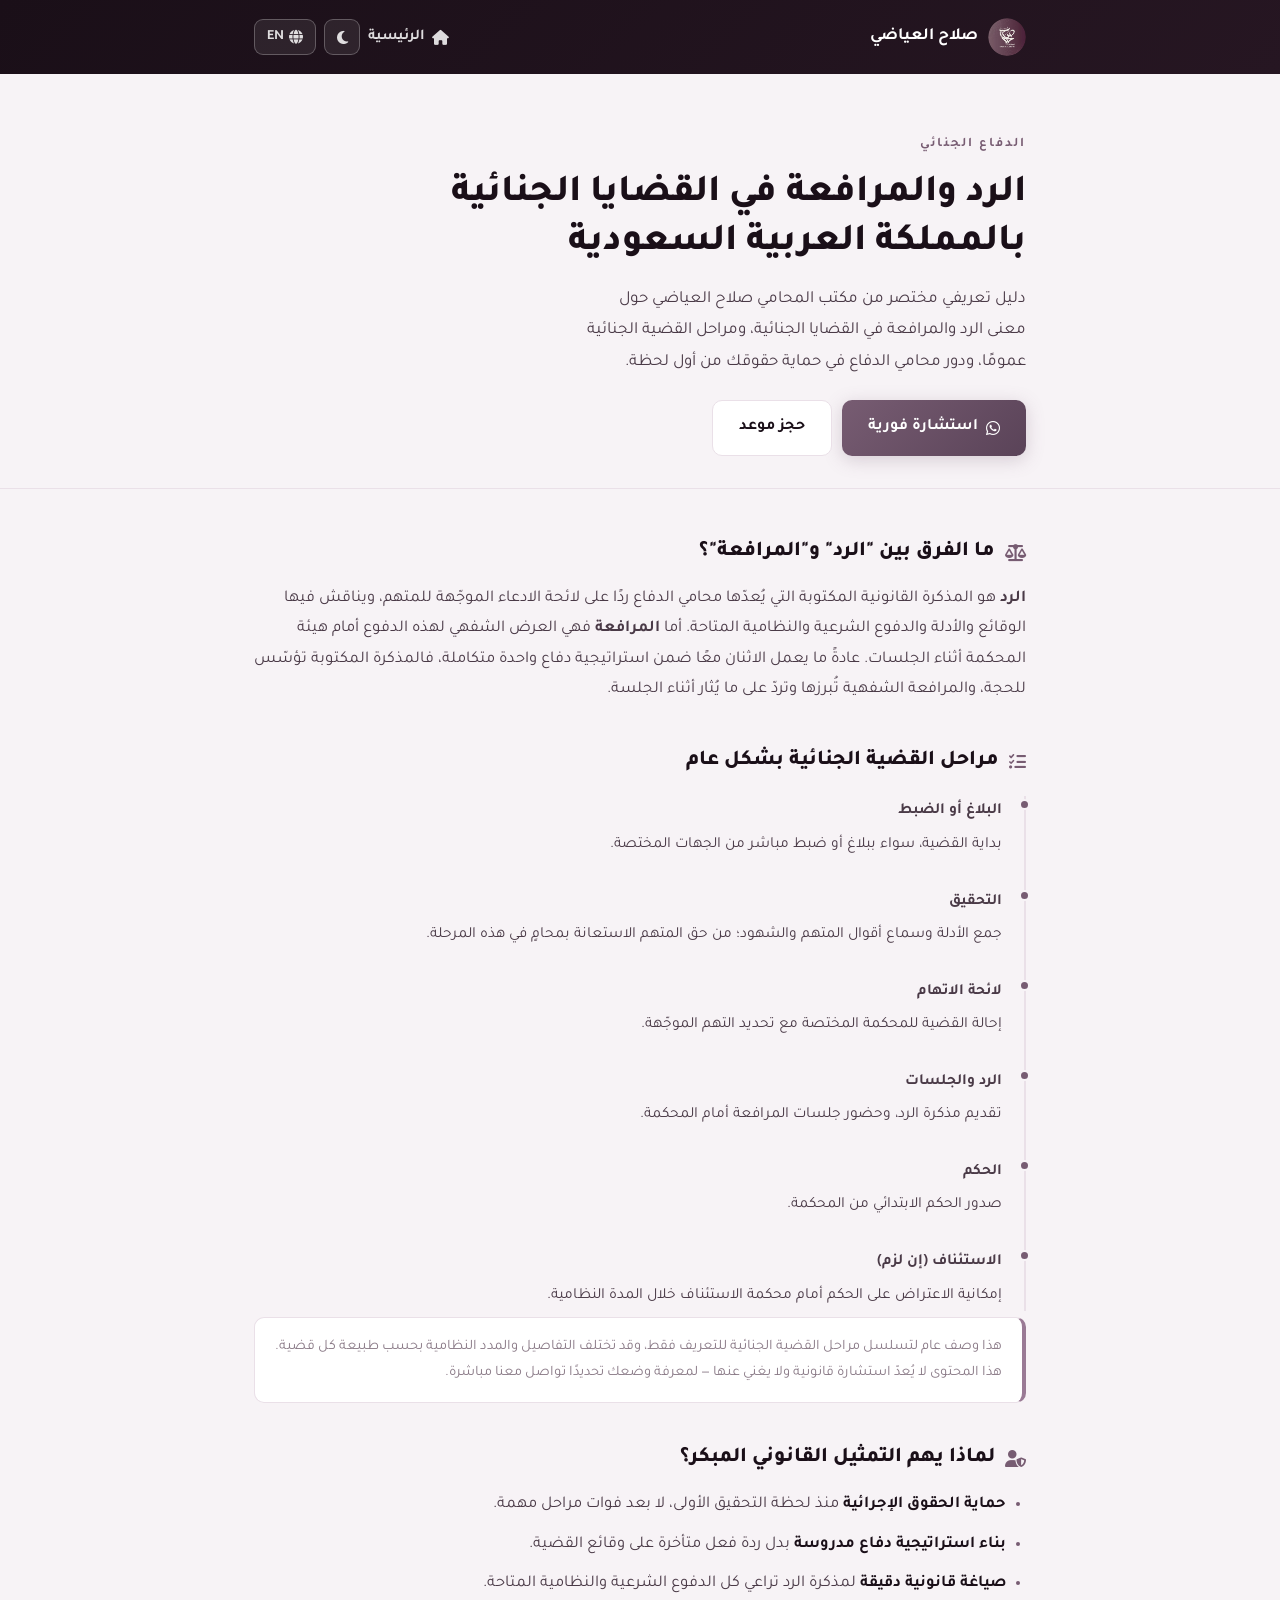
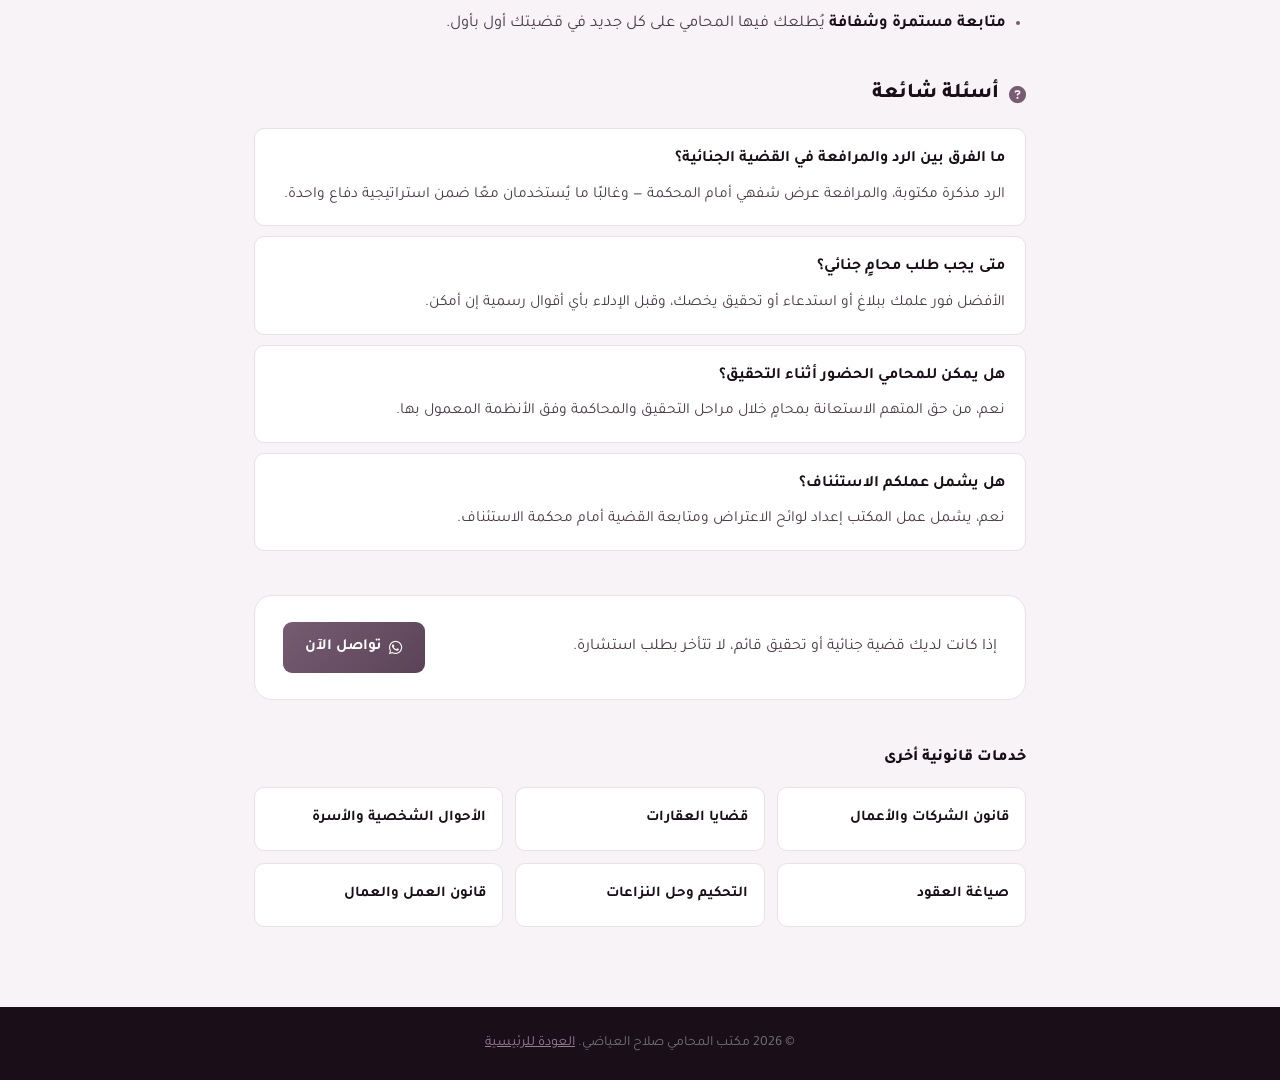
<file: criminal-defense.html>
<!DOCTYPE html>
<html lang="ar" dir="rtl">
<head>
<meta charset="UTF-8"/>
<meta name="viewport" content="width=device-width,initial-scale=1.0"/>
<title>الرد والمرافعة في القضايا الجنائية | مكتب المحامي صلاح العياضي</title>
<meta name="description" content="دليل تعريفي حول الرد والمرافعة في القضايا الجنائية بالمملكة العربية السعودية، ودور محامي الدفاع الجنائي في كل مرحلة — مكتب المحامي صلاح العياضي، المدينة المنورة"/>
<link rel="canonical" href="https://salah-alayadi.com/criminal-defense.html"/>
<meta name="robots" content="index, follow"/>
<meta name="theme-color" content="#775C72"/>
<link rel="icon" href="logo-dark.png" type="image/png"/>

<meta property="og:type" content="article"/>
<meta property="og:site_name" content="مكتب المحامي صلاح العياضي"/>
<meta property="og:title" content="الرد والمرافعة في القضايا الجنائية | مكتب المحامي صلاح العياضي"/>
<meta property="og:description" content="دليل تعريفي حول الرد والمرافعة في القضايا الجنائية بالمملكة العربية السعودية، ودور محامي الدفاع الجنائي في كل مرحلة"/>
<meta property="og:url" content="https://salah-alayadi.com/criminal-defense.html"/>
<meta property="og:image" content="https://salah-alayadi.com/madina.jpg"/>
<meta property="og:locale" content="ar_SA"/>

<!-- Google tag (gtag.js) -->
<script async src="https://www.googletagmanager.com/gtag/js?id=G-WZ18634DXK"></script>
<script>
  window.dataLayer = window.dataLayer || [];
  function gtag(){dataLayer.push(arguments);}
  gtag('js', new Date());
  gtag('config', 'G-WZ18634DXK');
</script>

<script type="application/ld+json">
{
  "@context": "https://schema.org",
  "@type": "LegalService",
  "name": "الدفاع الجنائي — مكتب المحامي صلاح العياضي",
  "url": "https://salah-alayadi.com/criminal-defense.html",
  "provider": {"@type": "Attorney", "name": "مكتب المحامي صلاح العياضي", "telephone": "+966560064478"},
  "areaServed": "SA",
  "serviceType": "Criminal Defense Law"
}
</script>
<script type="application/ld+json">
{
  "@context": "https://schema.org",
  "@type": "FAQPage",
  "mainEntity": [
    {"@type":"Question","name":"ما الفرق بين الرد والمرافعة في القضية الجنائية؟","acceptedAnswer":{"@type":"Answer","text":"الرد هو المذكرة المكتوبة التي يقدّمها الدفاع ردًا على لائحة الادعاء أو الاتهام الموجّه للمتهم، بينما المرافعة هي العرض الشفهي لأوجه الدفاع أمام هيئة المحكمة أثناء الجلسة. غالبًا ما يكمّل أحدهما الآخر ضمن استراتيجية دفاع واحدة."}},
    {"@type":"Question","name":"متى يجب طلب محامٍ جنائي؟","acceptedAnswer":{"@type":"Answer","text":"الأفضل التواصل مع محامٍ فور علمك بوجود بلاغ أو استدعاء أو تحقيق يخصك، وقبل الإدلاء بأي أقوال رسمية إن أمكن، لأن الخطوات الأولى غالبًا ما تؤثر على مسار القضية بالكامل."}},
    {"@type":"Question","name":"هل يمكن للمحامي الحضور أثناء التحقيق؟","acceptedAnswer":{"@type":"Answer","text":"من حق المتهم أن يستعين بمحامٍ أثناء مراحل التحقيق والمحاكمة وفق الأنظمة المعمول بها في المملكة، ووجود المحامي منذ البداية يساعد في حماية حقوق الموكّل الإجرائية."}},
    {"@type":"Question","name":"هل يشمل عملكم الاستئناف في القضايا الجنائية؟","acceptedAnswer":{"@type":"Answer","text":"نعم، يشمل عمل المكتب إعداد لوائح الاعتراض ومتابعة القضية أمام محكمة الاستئناف عند صدور حكم غير مُرضٍ للموكّل."}}
  ]
}
</script>

<link rel="preconnect" href="https://fonts.googleapis.com"/>
<link rel="preconnect" href="https://fonts.gstatic.com" crossorigin/>
<link href="https://fonts.googleapis.com/css2?family=Tajawal:wght@300;400;500;700;800;900&family=Inter:wght@300;400;500;600;700&display=swap" rel="stylesheet"/>
<link rel="stylesheet" href="https://cdnjs.cloudflare.com/ajax/libs/font-awesome/6.5.0/css/all.min.css"/>
<link rel="stylesheet" href="article.css"/>
</head>
<body>

<header>
  <nav>
    <a href="index.html" class="logo">
      <img src="logo-dark.png" alt="شعار المكتب"/>
      <span><span class="ar-text">صلاح العياضي</span><span class="en-text">Salah Aleadhi</span></span>
    </a>
    <div class="hdr-actions">
      <a href="index.html" class="back-lnk"><i class="fas fa-house"></i><span class="ar-text">الرئيسية</span><span class="en-text">Home</span></a>
      <button class="btn-icon" id="themeBtn" aria-label="تبديل المظهر"><i class="fas fa-moon" id="themeIco"></i></button>
      <button class="btn-icon btn-lang" id="langBtn"><i class="fas fa-globe"></i><span id="langLbl">EN</span></button>
    </div>
  </nav>
</header>

<div class="hero-p">
  <div class="container">
    <div class="stg"><span class="ar-text">الدفاع الجنائي</span><span class="en-text">Criminal Defense</span></div>
    <h1><span class="ar-text">الرد والمرافعة في القضايا الجنائية بالمملكة العربية&nbsp;السعودية</span><span class="en-text">Response &amp; Pleading in Criminal Cases in Saudi&nbsp;Arabia</span></h1>
    <p><span class="ar-text">دليل تعريفي مختصر من مكتب المحامي صلاح العياضي حول معنى الرد والمرافعة في القضايا الجنائية، ومراحل القضية الجنائية عمومًا، ودور محامي الدفاع في حماية حقوقك من أول لحظة.</span><span class="en-text">A brief guide from Salah Aleadhi Law Office on what "response" and "pleading" mean in a criminal case, the general stages of a criminal case, and the role of a defense attorney in protecting your rights from the very first step.</span></p>
    <div class="cta-row">
      <a href="https://wa.me/966560064478?text=%D8%A7%D9%84%D8%B3%D9%84%D8%A7%D9%85%20%D8%B9%D9%84%D9%8A%D9%83%D9%85%D8%8C%20%D8%A3%D8%B1%D9%8A%D8%AF%20%D8%A7%D8%B3%D8%AA%D8%B4%D8%A7%D8%B1%D8%A9%20%D8%A8%D8%AE%D8%B5%D9%88%D8%B5%20%D9%82%D8%B6%D9%8A%D8%A9%20%D8%AC%D9%86%D8%A7%D8%A6%D9%8A%D8%A9" target="_blank" rel="noopener noreferrer" class="bm"><i class="fab fa-whatsapp"></i><span class="ar-text">استشارة فورية</span><span class="en-text">Instant Consultation</span></a>
      <a href="index.html#booking" class="bo"><span class="ar-text">حجز موعد</span><span class="en-text">Book an Appointment</span></a>
    </div>
  </div>
</div>

<main>
  <div class="container">

    <div class="sec">
      <h2><i class="fas fa-scale-balanced"></i><span class="ar-text">ما الفرق بين "الرد" و"المرافعة"؟</span><span class="en-text">What's the Difference Between "Response" and "Pleading"?</span></h2>
      <p><span class="ar-text"><b>الرد</b> هو المذكرة القانونية المكتوبة التي يُعدّها محامي الدفاع ردًا على لائحة الادعاء الموجّهة للمتهم، ويناقش فيها الوقائع والأدلة والدفوع الشرعية والنظامية المتاحة. أما <b>المرافعة</b> فهي العرض الشفهي لهذه الدفوع أمام هيئة المحكمة أثناء الجلسات. عادةً ما يعمل الاثنان معًا ضمن استراتيجية دفاع واحدة متكاملة، فالمذكرة المكتوبة تؤسّس للحجة، والمرافعة الشفهية تُبرزها وتردّ على ما يُثار أثناء الجلسة.</span><span class="en-text">The <b>response</b> is the written legal memorandum the defense lawyer prepares in reply to the charges against the accused, addressing the facts, evidence, and available legal defenses. <b>Pleading</b> is the oral presentation of these defenses before the court during hearings. The two usually work together as one integrated defense strategy — the written memo builds the argument, and the oral pleading presents and responds to it live in session.</span></p>
    </div>

    <div class="sec">
      <h2><i class="fas fa-list-check"></i><span class="ar-text">مراحل القضية الجنائية بشكل عام</span><span class="en-text">General Stages of a Criminal Case</span></h2>
      <div class="stages">
        <div class="stage"><b><span class="ar-text">البلاغ أو الضبط</span><span class="en-text">Report or Arrest</span></b><span><span class="ar-text">بداية القضية، سواء ببلاغ أو ضبط مباشر من الجهات المختصة.</span><span class="en-text">The case begins, whether through a report or a direct arrest by the relevant authorities.</span></span></div>
        <div class="stage"><b><span class="ar-text">التحقيق</span><span class="en-text">Investigation</span></b><span><span class="ar-text">جمع الأدلة وسماع أقوال المتهم والشهود؛ من حق المتهم الاستعانة بمحامٍ في هذه المرحلة.</span><span class="en-text">Evidence is gathered and statements are taken from the accused and witnesses; the accused has the right to legal counsel at this stage.</span></span></div>
        <div class="stage"><b><span class="ar-text">لائحة الاتهام</span><span class="en-text">Indictment</span></b><span><span class="ar-text">إحالة القضية للمحكمة المختصة مع تحديد التهم الموجّهة.</span><span class="en-text">The case is referred to the competent court with the charges specified.</span></span></div>
        <div class="stage"><b><span class="ar-text">الرد والجلسات</span><span class="en-text">Response &amp; Hearings</span></b><span><span class="ar-text">تقديم مذكرة الرد، وحضور جلسات المرافعة أمام المحكمة.</span><span class="en-text">Submitting the response memorandum and attending pleading sessions before the court.</span></span></div>
        <div class="stage"><b><span class="ar-text">الحكم</span><span class="en-text">Verdict</span></b><span><span class="ar-text">صدور الحكم الابتدائي من المحكمة.</span><span class="en-text">The court issues its first-instance ruling.</span></span></div>
        <div class="stage"><b><span class="ar-text">الاستئناف (إن لزم)</span><span class="en-text">Appeal (if needed)</span></b><span><span class="ar-text">إمكانية الاعتراض على الحكم أمام محكمة الاستئناف خلال المدة النظامية.</span><span class="en-text">The ruling may be contested before the Court of Appeal within the statutory period.</span></span></div>
      </div>
      <div class="disclaimer">
        <p><span class="ar-text">هذا وصف عام لتسلسل مراحل القضية الجنائية للتعريف فقط، وقد تختلف التفاصيل والمدد النظامية بحسب طبيعة كل قضية. هذا المحتوى لا يُعدّ استشارة قانونية ولا يغني عنها — لمعرفة وضعك تحديدًا تواصل معنا مباشرة.</span><span class="en-text">This is a general, informational overview of how a criminal case typically proceeds. Details and statutory timelines vary by case. This content is not legal advice and does not substitute for one — contact us directly to discuss your specific situation.</span></p>
      </div>
    </div>

    <div class="sec">
      <h2><i class="fas fa-user-shield"></i><span class="ar-text">لماذا يهم التمثيل القانوني المبكر؟</span><span class="en-text">Why Early Legal Representation Matters</span></h2>
      <ul>
        <li><span class="ar-text"><b>حماية الحقوق الإجرائية</b> منذ لحظة التحقيق الأولى، لا بعد فوات مراحل مهمة.</span><span class="en-text"><b>Protecting procedural rights</b> from the first moment of investigation, not after key stages have already passed.</span></li>
        <li><span class="ar-text"><b>بناء استراتيجية دفاع مدروسة</b> بدل ردة فعل متأخرة على وقائع القضية.</span><span class="en-text"><b>Building a thought-out defense strategy</b> instead of a late reaction to case developments.</span></li>
        <li><span class="ar-text"><b>صياغة قانونية دقيقة</b> لمذكرة الرد تراعي كل الدفوع الشرعية والنظامية المتاحة.</span><span class="en-text"><b>Precise legal drafting</b> of the response memorandum, accounting for every available legal defense.</span></li>
        <li><span class="ar-text"><b>متابعة مستمرة وشفافة</b> يُطلعك فيها المحامي على كل جديد في قضيتك أول بأول.</span><span class="en-text"><b>Continuous, transparent follow-up</b> keeping you informed of every development in your case as it happens.</span></li>
      </ul>
    </div>

    <div class="sec">
      <h2><i class="fas fa-circle-question"></i><span class="ar-text">أسئلة شائعة</span><span class="en-text">Frequently Asked Questions</span></h2>
      <div class="faq-list">
        <div class="faq-item"><b><span class="ar-text">ما الفرق بين الرد والمرافعة في القضية الجنائية؟</span><span class="en-text">What's the difference between response and pleading?</span></b><p><span class="ar-text">الرد مذكرة مكتوبة، والمرافعة عرض شفهي أمام المحكمة — وغالبًا ما يُستخدمان معًا ضمن استراتيجية دفاع واحدة.</span><span class="en-text">The response is written, the pleading is oral before the court — they're usually used together as one defense strategy.</span></p></div>
        <div class="faq-item"><b><span class="ar-text">متى يجب طلب محامٍ جنائي؟</span><span class="en-text">When should I hire a criminal lawyer?</span></b><p><span class="ar-text">الأفضل فور علمك ببلاغ أو استدعاء أو تحقيق يخصك، وقبل الإدلاء بأي أقوال رسمية إن أمكن.</span><span class="en-text">Ideally as soon as you learn of a report, summons, or investigation concerning you, before giving any official statement if possible.</span></p></div>
        <div class="faq-item"><b><span class="ar-text">هل يمكن للمحامي الحضور أثناء التحقيق؟</span><span class="en-text">Can a lawyer attend the investigation?</span></b><p><span class="ar-text">نعم، من حق المتهم الاستعانة بمحامٍ خلال مراحل التحقيق والمحاكمة وفق الأنظمة المعمول بها.</span><span class="en-text">Yes, the accused has the right to legal counsel during investigation and trial under applicable regulations.</span></p></div>
        <div class="faq-item"><b><span class="ar-text">هل يشمل عملكم الاستئناف؟</span><span class="en-text">Do you handle appeals?</span></b><p><span class="ar-text">نعم، يشمل عمل المكتب إعداد لوائح الاعتراض ومتابعة القضية أمام محكمة الاستئناف.</span><span class="en-text">Yes, our office prepares appeal briefs and follows up cases before the Court of Appeal.</span></p></div>
      </div>
    </div>

    <div class="contact-strip">
      <p><span class="ar-text">إذا كانت لديك قضية جنائية أو تحقيق قائم، لا تتأخر بطلب استشارة.</span><span class="en-text">If you have an ongoing criminal case or investigation, don't delay seeking consultation.</span></p>
      <a href="https://wa.me/966560064478" target="_blank" rel="noopener noreferrer" class="cta"><i class="fab fa-whatsapp"></i><span class="ar-text">تواصل الآن</span><span class="en-text">Contact Now</span></a>
    </div>

    <div class="related">
      <h3><span class="ar-text">خدمات قانونية أخرى</span><span class="en-text">Other Legal Services</span></h3>
      <div class="related-grid">
        <a href="corporate-law.html" class="related-card"><span class="ar-text">قانون الشركات والأعمال</span><span class="en-text">Corporate &amp; Business Law</span></a>
        <a href="real-estate-law.html" class="related-card"><span class="ar-text">قضايا العقارات</span><span class="en-text">Real Estate Law</span></a>
        <a href="family-law.html" class="related-card"><span class="ar-text">الأحوال الشخصية والأسرة</span><span class="en-text">Personal Status &amp; Family</span></a>
        <a href="contract-drafting.html" class="related-card"><span class="ar-text">صياغة العقود</span><span class="en-text">Contract Drafting</span></a>
        <a href="arbitration.html" class="related-card"><span class="ar-text">التحكيم وحل النزاعات</span><span class="en-text">Arbitration &amp; Disputes</span></a>
        <a href="labor-law.html" class="related-card"><span class="ar-text">قانون العمل والعمال</span><span class="en-text">Labor &amp; Employment Law</span></a>
      </div>
    </div>

  </div>
</main>

<footer>
  <p><span class="ar-text">© <span class="cyear">2025</span> مكتب المحامي صلاح العياضي.</span><span class="en-text">© <span class="cyear">2025</span> Salah Aleadhi Law Office.</span> <a href="index.html"><span class="ar-text">العودة للرئيسية</span><span class="en-text">Back to Home</span></a></p>
</footer>

<script>
const html=document.documentElement;
const themeBtn=document.getElementById('themeBtn');
const themeIco=document.getElementById('themeIco');
function applyTheme(t){t==='dark'?html.setAttribute('data-theme','dark'):html.removeAttribute('data-theme');themeIco.className=t==='dark'?'fas fa-sun':'fas fa-moon';localStorage.setItem('theme',t)}
applyTheme(localStorage.getItem('theme')||'light');
themeBtn.addEventListener('click',()=>applyTheme(html.getAttribute('data-theme')==='dark'?'light':'dark'));

const langBtn=document.getElementById('langBtn');
const langLbl=document.getElementById('langLbl');
let lang=localStorage.getItem('lang')||'ar';
function applyLang(l){html.setAttribute('lang',l);html.setAttribute('dir',l==='ar'?'rtl':'ltr');langLbl.textContent=l==='ar'?'EN':'AR';lang=l;localStorage.setItem('lang',l)}
applyLang(lang);
langBtn.addEventListener('click',()=>applyLang(lang==='ar'?'en':'ar'));
document.querySelectorAll('.cyear').forEach(el=>el.textContent=new Date().getFullYear());
</script>
</body>
</html>
</file>
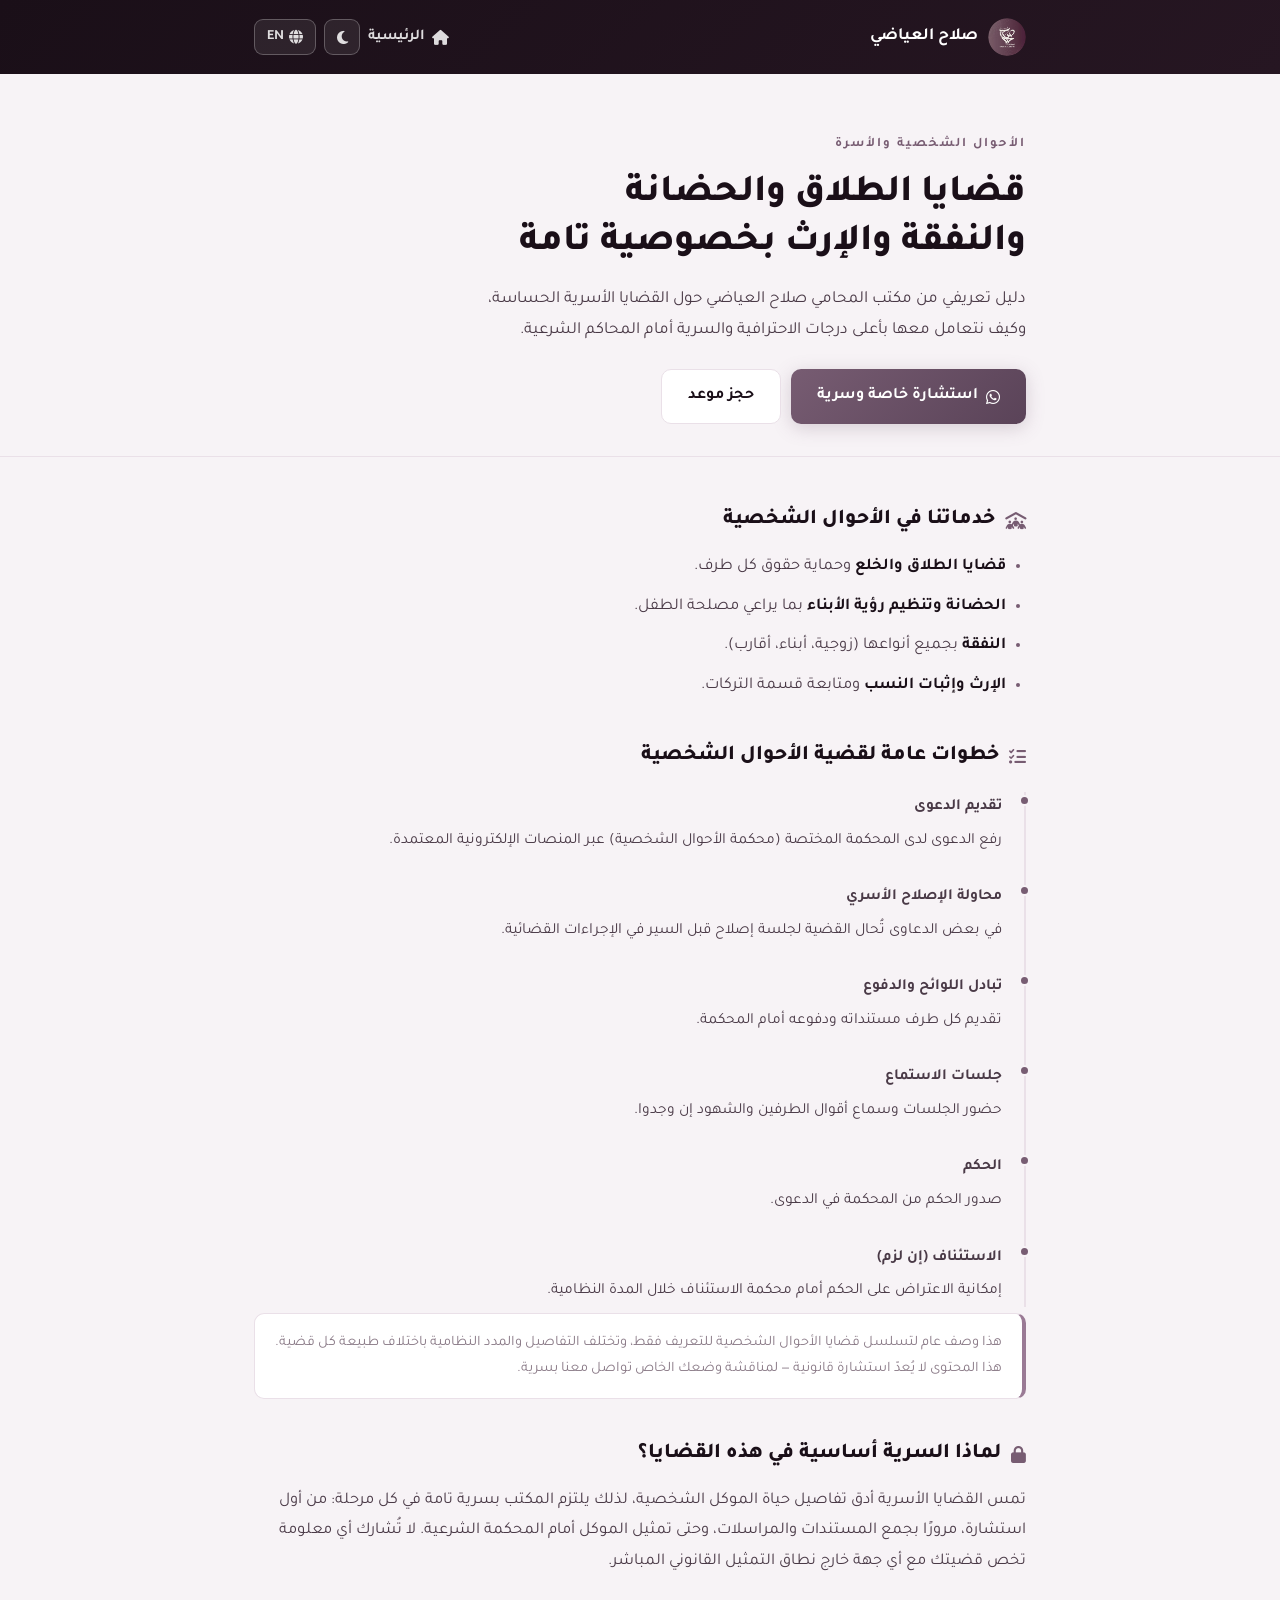
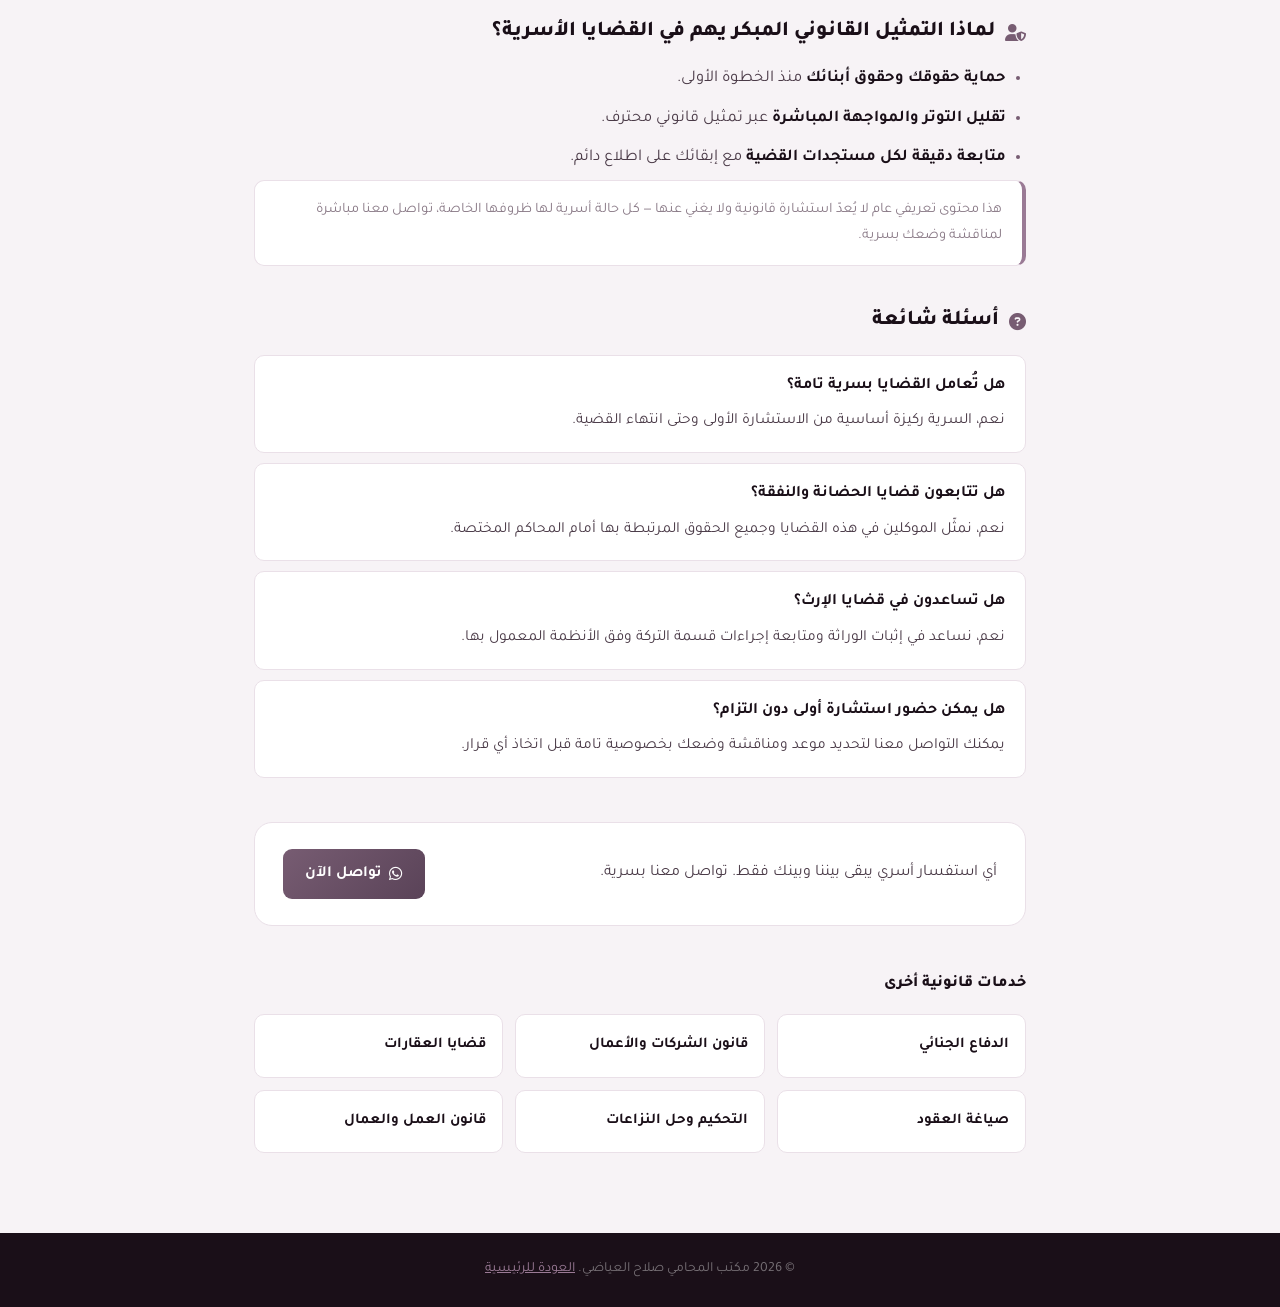
<file: family-law.html>
<!DOCTYPE html>
<html lang="ar" dir="rtl">
<head>
<meta charset="UTF-8"/>
<meta name="viewport" content="width=device-width,initial-scale=1.0"/>
<title>الأحوال الشخصية والقضايا الأسرية | مكتب المحامي صلاح العياضي</title>
<meta name="description" content="دليل تعريفي حول قضايا الطلاق والحضانة والنفقة والإرث بالمملكة العربية السعودية، بسرية تامة — مكتب المحامي صلاح العياضي، المدينة المنورة"/>
<link rel="canonical" href="https://salah-alayadi.com/family-law.html"/>
<meta name="robots" content="index, follow"/>
<meta name="theme-color" content="#775C72"/>
<link rel="icon" href="logo-dark.png" type="image/png"/>

<meta property="og:type" content="article"/>
<meta property="og:site_name" content="مكتب المحامي صلاح العياضي"/>
<meta property="og:title" content="الأحوال الشخصية والقضايا الأسرية | مكتب المحامي صلاح العياضي"/>
<meta property="og:description" content="دليل تعريفي حول قضايا الطلاق والحضانة والنفقة والإرث بالمملكة العربية السعودية، بسرية تامة"/>
<meta property="og:url" content="https://salah-alayadi.com/family-law.html"/>
<meta property="og:image" content="https://salah-alayadi.com/madina.jpg"/>
<meta property="og:locale" content="ar_SA"/>

<script async src="https://www.googletagmanager.com/gtag/js?id=G-WZ18634DXK"></script>
<script>
  window.dataLayer = window.dataLayer || [];
  function gtag(){dataLayer.push(arguments);}
  gtag('js', new Date());
  gtag('config', 'G-WZ18634DXK');
</script>

<script type="application/ld+json">
{
  "@context": "https://schema.org",
  "@type": "LegalService",
  "name": "الأحوال الشخصية والأسرة — مكتب المحامي صلاح العياضي",
  "url": "https://salah-alayadi.com/family-law.html",
  "provider": {"@type": "Attorney", "name": "مكتب المحامي صلاح العياضي", "telephone": "+966560064478"},
  "areaServed": "SA",
  "serviceType": "Family and Personal Status Law"
}
</script>
<script type="application/ld+json">
{
  "@context": "https://schema.org",
  "@type": "FAQPage",
  "mainEntity": [
    {"@type":"Question","name":"هل تُعامل قضايا الأحوال الشخصية بسرية تامة؟","acceptedAnswer":{"@type":"Answer","text":"نعم، السرية ركيزة أساسية في تعامل المكتب مع جميع القضايا الأسرية، من الاستشارة الأولى وحتى انتهاء القضية."}},
    {"@type":"Question","name":"هل تتابعون قضايا الحضانة والنفقة؟","acceptedAnswer":{"@type":"Answer","text":"نعم، نمثّل الموكلين في قضايا الحضانة والنفقة وجميع الحقوق المرتبطة بها أمام المحاكم المختصة."}},
    {"@type":"Question","name":"هل تساعدون في قضايا الإرث وقسمة التركات؟","acceptedAnswer":{"@type":"Answer","text":"نعم، نساعد الموكلين في إثبات الوراثة ومتابعة إجراءات قسمة التركة وفق الأنظمة المعمول بها."}},
    {"@type":"Question","name":"هل يمكن حضور الاستشارة الأولى دون التزام؟","acceptedAnswer":{"@type":"Answer","text":"يمكنك التواصل معنا لتحديد موعد استشارة ومناقشة وضعك بخصوصية تامة قبل اتخاذ أي قرار بشأن المتابعة."}}
  ]
}
</script>

<link rel="preconnect" href="https://fonts.googleapis.com"/>
<link rel="preconnect" href="https://fonts.gstatic.com" crossorigin/>
<link href="https://fonts.googleapis.com/css2?family=Tajawal:wght@300;400;500;700;800;900&family=Inter:wght@300;400;500;600;700&display=swap" rel="stylesheet"/>
<link rel="stylesheet" href="https://cdnjs.cloudflare.com/ajax/libs/font-awesome/6.5.0/css/all.min.css"/>
<link rel="stylesheet" href="article.css"/>
</head>
<body>

<header>
  <nav>
    <a href="index.html" class="logo">
      <img src="logo-dark.png" alt="شعار المكتب"/>
      <span><span class="ar-text">صلاح العياضي</span><span class="en-text">Salah Aleadhi</span></span>
    </a>
    <div class="hdr-actions">
      <a href="index.html" class="back-lnk"><i class="fas fa-house"></i><span class="ar-text">الرئيسية</span><span class="en-text">Home</span></a>
      <button class="btn-icon" id="themeBtn" aria-label="تبديل المظهر"><i class="fas fa-moon" id="themeIco"></i></button>
      <button class="btn-icon btn-lang" id="langBtn"><i class="fas fa-globe"></i><span id="langLbl">EN</span></button>
    </div>
  </nav>
</header>

<div class="hero-p">
  <div class="container">
    <div class="stg"><span class="ar-text">الأحوال الشخصية والأسرة</span><span class="en-text">Personal Status &amp; Family</span></div>
    <h1><span class="ar-text">قضايا الطلاق والحضانة والنفقة والإرث بخصوصية&nbsp;تامة</span><span class="en-text">Divorce, Custody, Alimony &amp; Inheritance — Handled with Complete&nbsp;Privacy</span></h1>
    <p><span class="ar-text">دليل تعريفي من مكتب المحامي صلاح العياضي حول القضايا الأسرية الحساسة، وكيف نتعامل معها بأعلى درجات الاحترافية والسرية أمام المحاكم الشرعية.</span><span class="en-text">A guide from Salah Aleadhi Law Office on sensitive family matters, and how we handle them with the highest professionalism and confidentiality before Sharia courts.</span></p>
    <div class="cta-row">
      <a href="https://wa.me/966560064478?text=%D8%A7%D9%84%D8%B3%D9%84%D8%A7%D9%85%20%D8%B9%D9%84%D9%8A%D9%83%D9%85%D8%8C%20%D8%A3%D8%B1%D9%8A%D8%AF%20%D8%A7%D8%B3%D8%AA%D8%B4%D8%A7%D8%B1%D8%A9%20%D8%A8%D8%AE%D8%B5%D9%88%D8%B5%20%D9%82%D8%B6%D9%8A%D8%A9%20%D8%A3%D8%AD%D9%88%D8%A7%D9%84%20%D8%B4%D8%AE%D8%B5%D9%8A%D8%A9" target="_blank" rel="noopener noreferrer" class="bm"><i class="fab fa-whatsapp"></i><span class="ar-text">استشارة خاصة وسرية</span><span class="en-text">Private, Confidential Consultation</span></a>
      <a href="index.html#booking" class="bo"><span class="ar-text">حجز موعد</span><span class="en-text">Book an Appointment</span></a>
    </div>
  </div>
</div>

<main>
  <div class="container">

    <div class="sec">
      <h2><i class="fas fa-people-roof"></i><span class="ar-text">خدماتنا في الأحوال الشخصية</span><span class="en-text">Our Personal Status Services</span></h2>
      <ul>
        <li><span class="ar-text"><b>قضايا الطلاق والخلع</b> وحماية حقوق كل طرف.</span><span class="en-text"><b>Divorce cases</b> and protecting each party's rights.</span></li>
        <li><span class="ar-text"><b>الحضانة وتنظيم رؤية الأبناء</b> بما يراعي مصلحة الطفل.</span><span class="en-text"><b>Custody and visitation arrangements</b> that consider the child's best interest.</span></li>
        <li><span class="ar-text"><b>النفقة</b> بجميع أنواعها (زوجية، أبناء، أقارب).</span><span class="en-text"><b>Alimony and support</b> of all types (spousal, children, relatives).</span></li>
        <li><span class="ar-text"><b>الإرث وإثبات النسب</b> ومتابعة قسمة التركات.</span><span class="en-text"><b>Inheritance and paternity matters</b> and following up estate division.</span></li>
      </ul>
    </div>

    <div class="sec">
      <h2><i class="fas fa-list-check"></i><span class="ar-text">خطوات عامة لقضية الأحوال الشخصية</span><span class="en-text">General Steps in a Personal Status Case</span></h2>
      <div class="stages">
        <div class="stage"><b><span class="ar-text">تقديم الدعوى</span><span class="en-text">Filing the Case</span></b><span><span class="ar-text">رفع الدعوى لدى المحكمة المختصة (محكمة الأحوال الشخصية) عبر المنصات الإلكترونية المعتمدة.</span><span class="en-text">Filing the case with the competent Personal Status Court through approved electronic platforms.</span></span></div>
        <div class="stage"><b><span class="ar-text">محاولة الإصلاح الأسري</span><span class="en-text">Family Reconciliation Attempt</span></b><span><span class="ar-text">في بعض الدعاوى تُحال القضية لجلسة إصلاح قبل السير في الإجراءات القضائية.</span><span class="en-text">In some cases the matter is referred to a reconciliation session before judicial proceedings continue.</span></span></div>
        <div class="stage"><b><span class="ar-text">تبادل اللوائح والدفوع</span><span class="en-text">Exchanging Briefs &amp; Defenses</span></b><span><span class="ar-text">تقديم كل طرف مستنداته ودفوعه أمام المحكمة.</span><span class="en-text">Each party submits its documents and legal arguments before the court.</span></span></div>
        <div class="stage"><b><span class="ar-text">جلسات الاستماع</span><span class="en-text">Hearing Sessions</span></b><span><span class="ar-text">حضور الجلسات وسماع أقوال الطرفين والشهود إن وجدوا.</span><span class="en-text">Attending sessions where both parties and any witnesses are heard.</span></span></div>
        <div class="stage"><b><span class="ar-text">الحكم</span><span class="en-text">Verdict</span></b><span><span class="ar-text">صدور الحكم من المحكمة في الدعوى.</span><span class="en-text">The court issues its ruling on the case.</span></span></div>
        <div class="stage"><b><span class="ar-text">الاستئناف (إن لزم)</span><span class="en-text">Appeal (if needed)</span></b><span><span class="ar-text">إمكانية الاعتراض على الحكم أمام محكمة الاستئناف خلال المدة النظامية.</span><span class="en-text">The ruling may be contested before the Court of Appeal within the statutory period.</span></span></div>
      </div>
      <div class="disclaimer">
        <p><span class="ar-text">هذا وصف عام لتسلسل قضايا الأحوال الشخصية للتعريف فقط، وتختلف التفاصيل والمدد النظامية باختلاف طبيعة كل قضية. هذا المحتوى لا يُعدّ استشارة قانونية — لمناقشة وضعك الخاص تواصل معنا بسرية.</span><span class="en-text">This is a general, informational overview of how personal status cases typically proceed. Details and statutory timelines vary by case. This content is not legal advice — contact us confidentially to discuss your specific situation.</span></p>
      </div>
    </div>

    <div class="sec">
      <h2><i class="fas fa-lock"></i><span class="ar-text">لماذا السرية أساسية في هذه القضايا؟</span><span class="en-text">Why Confidentiality Is Essential in These Cases</span></h2>
      <p><span class="ar-text">تمس القضايا الأسرية أدق تفاصيل حياة الموكل الشخصية، لذلك يلتزم المكتب بسرية تامة في كل مرحلة: من أول استشارة، مرورًا بجمع المستندات والمراسلات، وحتى تمثيل الموكل أمام المحكمة الشرعية. لا تُشارك أي معلومة تخص قضيتك مع أي جهة خارج نطاق التمثيل القانوني المباشر.</span><span class="en-text">Family cases touch the most private details of a client's life, so the office maintains strict confidentiality at every stage — from the first consultation, through document handling, to representation before the Sharia court. No information about your case is shared beyond the scope of direct legal representation.</span></p>
    </div>

    <div class="sec">
      <h2><i class="fas fa-user-shield"></i><span class="ar-text">لماذا التمثيل القانوني المبكر يهم في القضايا الأسرية؟</span><span class="en-text">Why Early Representation Matters in Family Cases</span></h2>
      <ul>
        <li><span class="ar-text"><b>حماية حقوقك وحقوق أبنائك</b> منذ الخطوة الأولى.</span><span class="en-text"><b>Protecting your rights and your children's rights</b> from the very first step.</span></li>
        <li><span class="ar-text"><b>تقليل التوتر والمواجهة المباشرة</b> عبر تمثيل قانوني محترف.</span><span class="en-text"><b>Reducing stress and direct confrontation</b> through professional legal representation.</span></li>
        <li><span class="ar-text"><b>متابعة دقيقة لكل مستجدات القضية</b> مع إبقائك على اطلاع دائم.</span><span class="en-text"><b>Precise follow-up on every case development</b>, keeping you continuously informed.</span></li>
      </ul>
      <div class="disclaimer">
        <p><span class="ar-text">هذا محتوى تعريفي عام لا يُعدّ استشارة قانونية ولا يغني عنها — كل حالة أسرية لها ظروفها الخاصة، تواصل معنا مباشرة لمناقشة وضعك بسرية.</span><span class="en-text">This is general informational content, not legal advice — every family situation has its own circumstances. Contact us directly to discuss yours confidentially.</span></p>
      </div>
    </div>

    <div class="sec">
      <h2><i class="fas fa-circle-question"></i><span class="ar-text">أسئلة شائعة</span><span class="en-text">Frequently Asked Questions</span></h2>
      <div class="faq-list">
        <div class="faq-item"><b><span class="ar-text">هل تُعامل القضايا بسرية تامة؟</span><span class="en-text">Are cases handled with complete confidentiality?</span></b><p><span class="ar-text">نعم، السرية ركيزة أساسية من الاستشارة الأولى وحتى انتهاء القضية.</span><span class="en-text">Yes, confidentiality is a core principle from the first consultation through the case's conclusion.</span></p></div>
        <div class="faq-item"><b><span class="ar-text">هل تتابعون قضايا الحضانة والنفقة؟</span><span class="en-text">Do you handle custody and alimony cases?</span></b><p><span class="ar-text">نعم، نمثّل الموكلين في هذه القضايا وجميع الحقوق المرتبطة بها أمام المحاكم المختصة.</span><span class="en-text">Yes, we represent clients in these matters and all related rights before the competent courts.</span></p></div>
        <div class="faq-item"><b><span class="ar-text">هل تساعدون في قضايا الإرث؟</span><span class="en-text">Do you help with inheritance cases?</span></b><p><span class="ar-text">نعم، نساعد في إثبات الوراثة ومتابعة إجراءات قسمة التركة وفق الأنظمة المعمول بها.</span><span class="en-text">Yes, we help establish inheritance and follow up estate division procedures under applicable regulations.</span></p></div>
        <div class="faq-item"><b><span class="ar-text">هل يمكن حضور استشارة أولى دون التزام؟</span><span class="en-text">Can I attend an initial consultation with no commitment?</span></b><p><span class="ar-text">يمكنك التواصل معنا لتحديد موعد ومناقشة وضعك بخصوصية تامة قبل اتخاذ أي قرار.</span><span class="en-text">You can contact us to schedule a time and discuss your situation privately before deciding anything.</span></p></div>
      </div>
    </div>

    <div class="contact-strip">
      <p><span class="ar-text">أي استفسار أسري يبقى بيننا وبينك فقط. تواصل معنا بسرية.</span><span class="en-text">Any family matter you raise stays strictly between us. Reach out confidentially.</span></p>
      <a href="https://wa.me/966560064478" target="_blank" rel="noopener noreferrer" class="cta"><i class="fab fa-whatsapp"></i><span class="ar-text">تواصل الآن</span><span class="en-text">Contact Now</span></a>
    </div>

    <div class="related">
      <h3><span class="ar-text">خدمات قانونية أخرى</span><span class="en-text">Other Legal Services</span></h3>
      <div class="related-grid">
        <a href="criminal-defense.html" class="related-card"><span class="ar-text">الدفاع الجنائي</span><span class="en-text">Criminal Defense</span></a>
        <a href="corporate-law.html" class="related-card"><span class="ar-text">قانون الشركات والأعمال</span><span class="en-text">Corporate &amp; Business Law</span></a>
        <a href="real-estate-law.html" class="related-card"><span class="ar-text">قضايا العقارات</span><span class="en-text">Real Estate Law</span></a>
        <a href="contract-drafting.html" class="related-card"><span class="ar-text">صياغة العقود</span><span class="en-text">Contract Drafting</span></a>
        <a href="arbitration.html" class="related-card"><span class="ar-text">التحكيم وحل النزاعات</span><span class="en-text">Arbitration &amp; Disputes</span></a>
        <a href="labor-law.html" class="related-card"><span class="ar-text">قانون العمل والعمال</span><span class="en-text">Labor &amp; Employment Law</span></a>
      </div>
    </div>

  </div>
</main>

<footer>
  <p><span class="ar-text">© <span class="cyear">2025</span> مكتب المحامي صلاح العياضي.</span><span class="en-text">© <span class="cyear">2025</span> Salah Aleadhi Law Office.</span> <a href="index.html"><span class="ar-text">العودة للرئيسية</span><span class="en-text">Back to Home</span></a></p>
</footer>

<script>
const html=document.documentElement;
const themeBtn=document.getElementById('themeBtn');
const themeIco=document.getElementById('themeIco');
function applyTheme(t){t==='dark'?html.setAttribute('data-theme','dark'):html.removeAttribute('data-theme');themeIco.className=t==='dark'?'fas fa-sun':'fas fa-moon';localStorage.setItem('theme',t)}
applyTheme(localStorage.getItem('theme')||'light');
themeBtn.addEventListener('click',()=>applyTheme(html.getAttribute('data-theme')==='dark'?'light':'dark'));

const langBtn=document.getElementById('langBtn');
const langLbl=document.getElementById('langLbl');
let lang=localStorage.getItem('lang')||'ar';
function applyLang(l){html.setAttribute('lang',l);html.setAttribute('dir',l==='ar'?'rtl':'ltr');langLbl.textContent=l==='ar'?'EN':'AR';lang=l;localStorage.setItem('lang',l)}
applyLang(lang);
langBtn.addEventListener('click',()=>applyLang(lang==='ar'?'en':'ar'));
document.querySelectorAll('.cyear').forEach(el=>el.textContent=new Date().getFullYear());
</script>
</body>
</html>
</file>
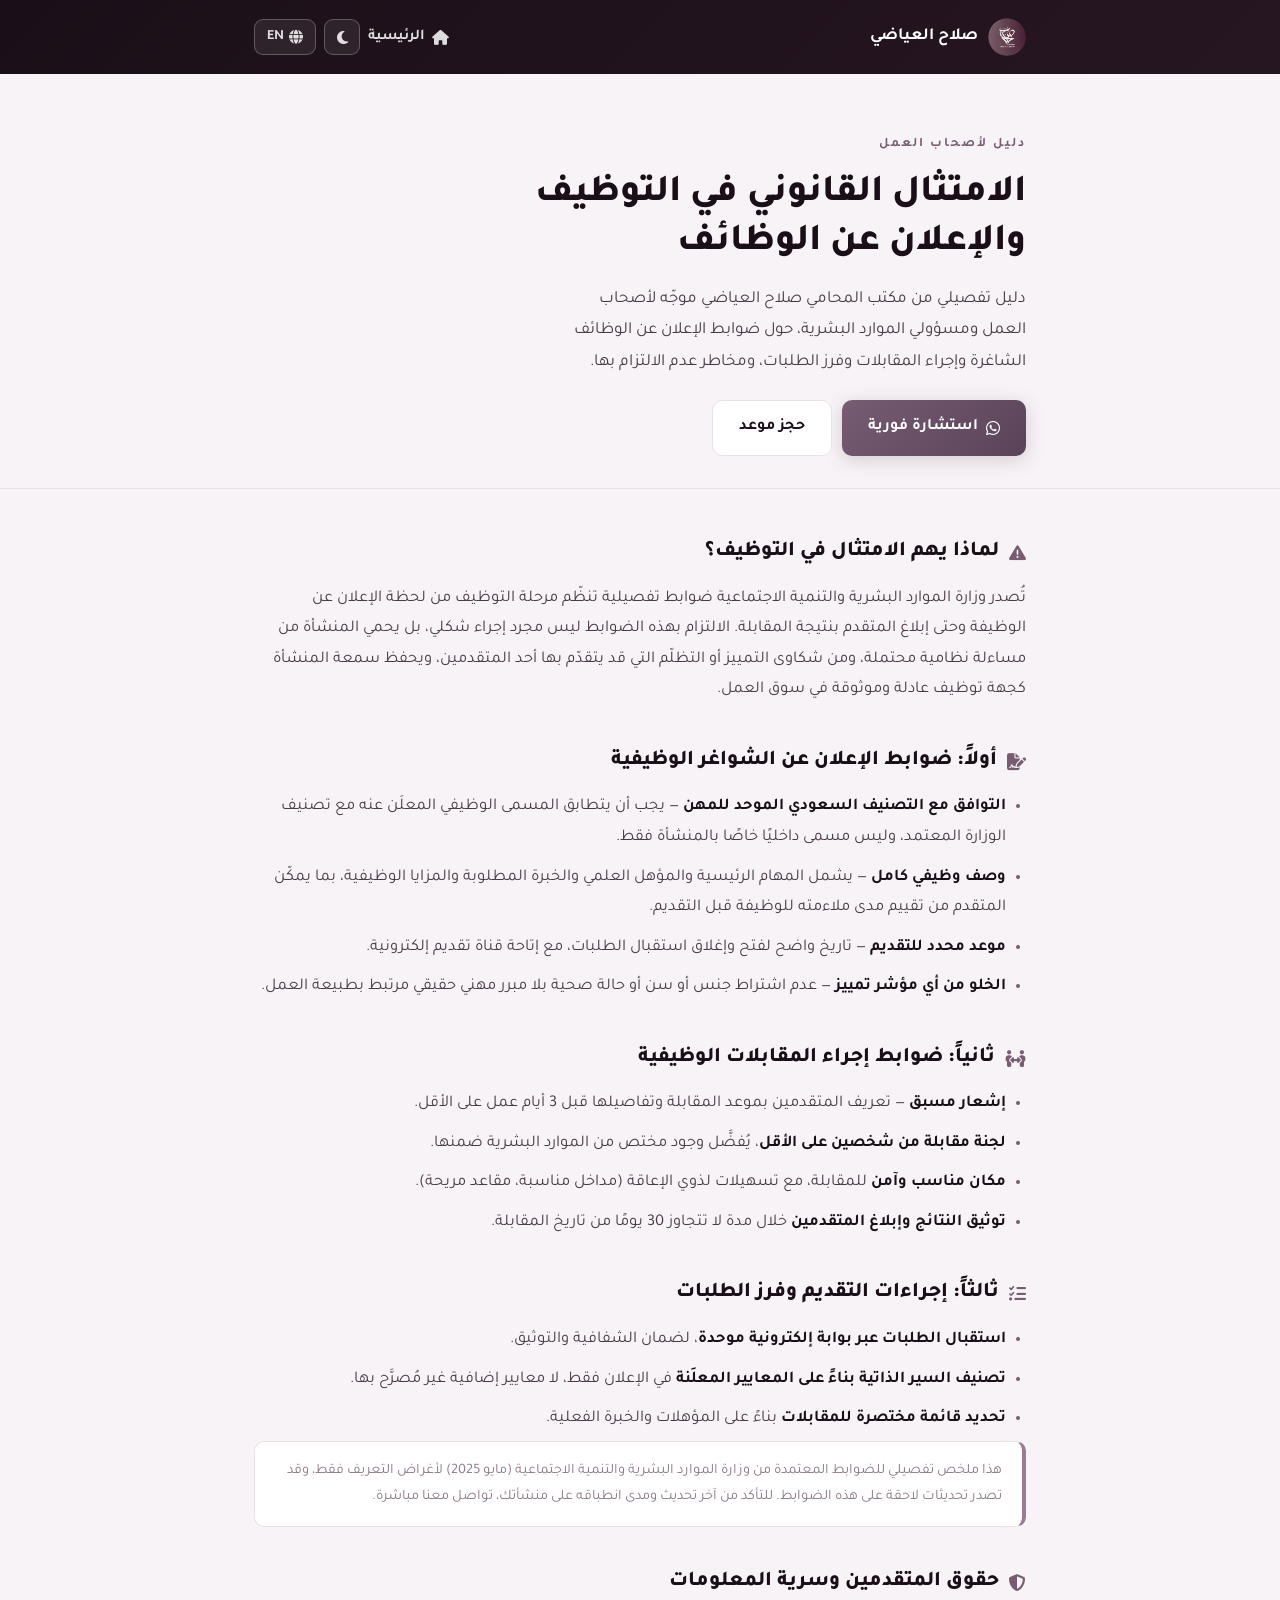
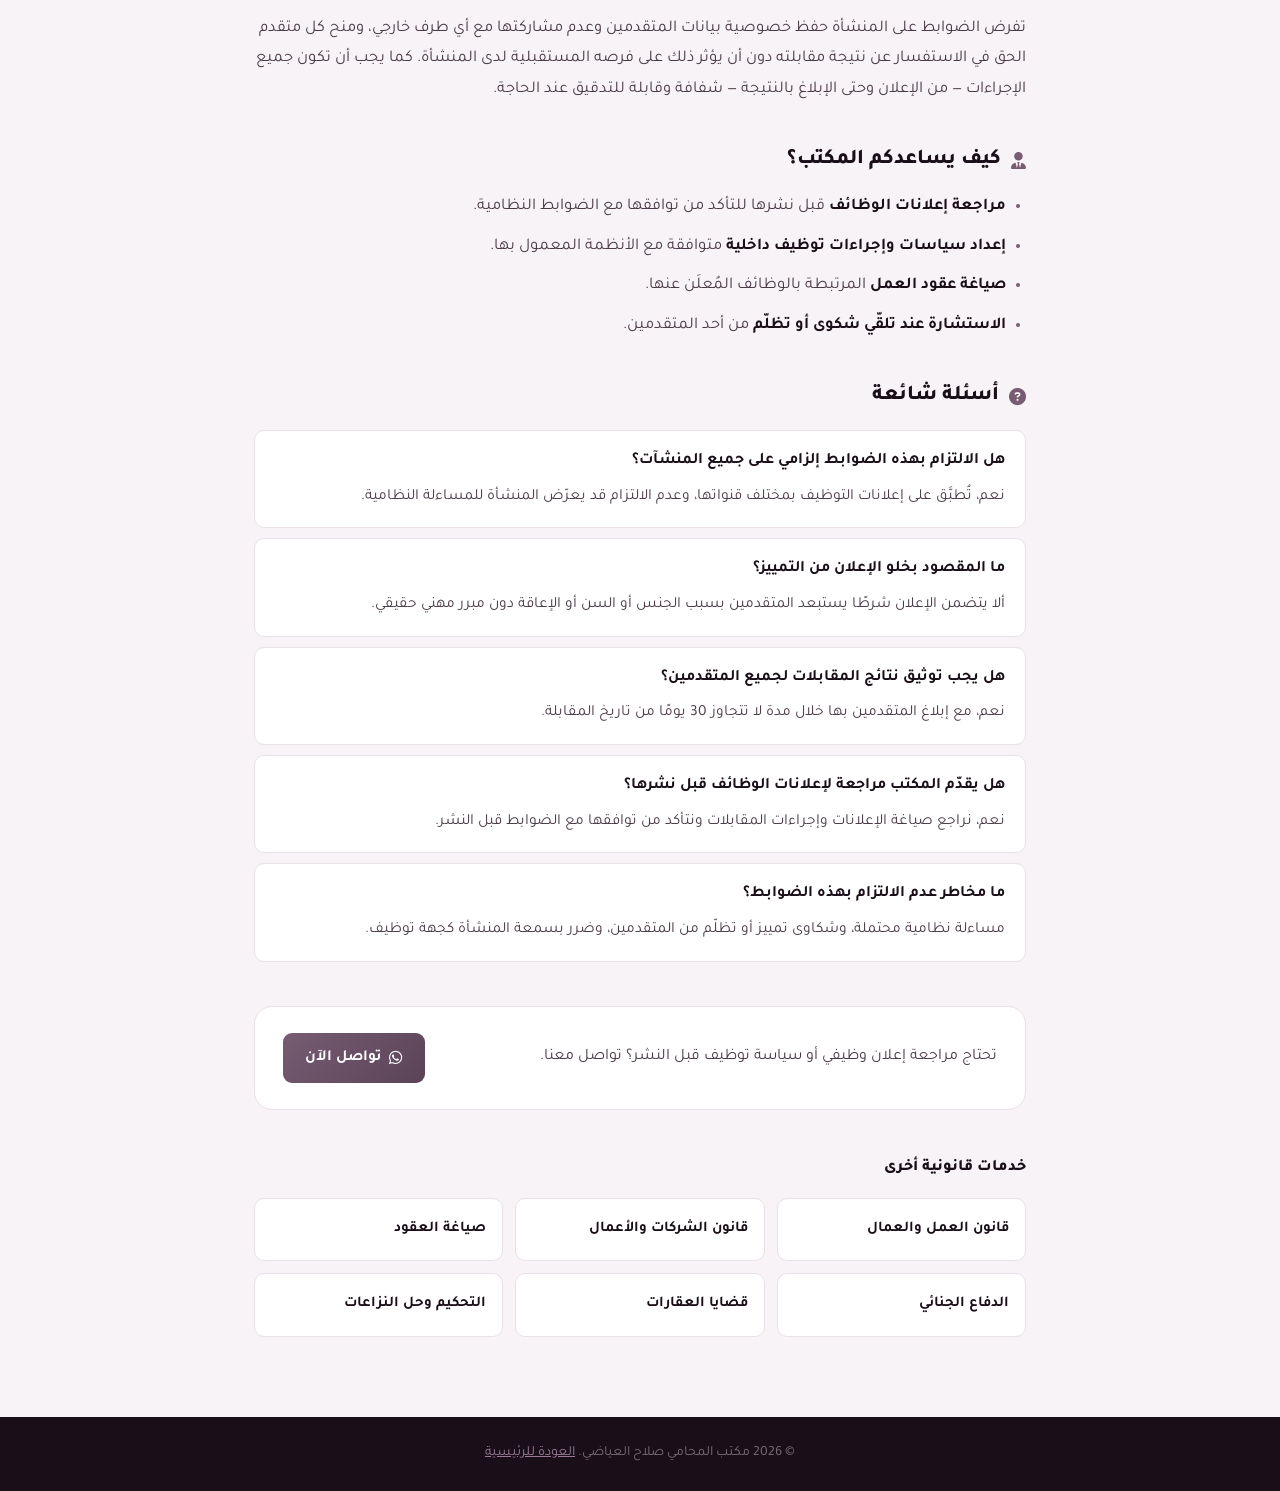
<file: hiring-compliance.html>
<!DOCTYPE html>
<html lang="ar" dir="rtl">
<head>
<meta charset="UTF-8"/>
<meta name="viewport" content="width=device-width,initial-scale=1.0"/>
<title>الامتثال في التوظيف والإعلان عن الوظائف | صلاح العياضي</title>
<meta name="description" content="دليل تفصيلي لأصحاب العمل حول ضوابط الإعلان عن الوظائف وإجراء المقابلات وفرز الطلبات في المملكة العربية السعودية، ومخاطر عدم الامتثال — مكتب صلاح العياضي"/>
<link rel="canonical" href="https://salah-alayadi.com/hiring-compliance.html"/>
<meta name="robots" content="index, follow"/>
<meta name="theme-color" content="#775C72"/>
<link rel="icon" href="logo-dark.png" type="image/png"/>

<meta property="og:type" content="article"/>
<meta property="og:site_name" content="مكتب المحامي صلاح العياضي"/>
<meta property="og:title" content="الامتثال في التوظيف والإعلان عن الوظائف | صلاح العياضي"/>
<meta property="og:description" content="دليل تفصيلي لأصحاب العمل حول ضوابط الإعلان عن الوظائف وإجراء المقابلات وفرز الطلبات في المملكة العربية السعودية"/>
<meta property="og:url" content="https://salah-alayadi.com/hiring-compliance.html"/>
<meta property="og:image" content="https://salah-alayadi.com/madina.jpg"/>
<meta property="og:locale" content="ar_SA"/>

<!-- Google tag (gtag.js) -->
<script async src="https://www.googletagmanager.com/gtag/js?id=G-WZ18634DXK"></script>
<script>
  window.dataLayer = window.dataLayer || [];
  function gtag(){dataLayer.push(arguments);}
  gtag('js', new Date());
  gtag('config', 'G-WZ18634DXK');
</script>

<script type="application/ld+json">
{
  "@context": "https://schema.org",
  "@type": "LegalService",
  "name": "استشارات الامتثال في التوظيف — مكتب المحامي صلاح العياضي",
  "url": "https://salah-alayadi.com/hiring-compliance.html",
  "provider": {"@type": "Attorney", "name": "مكتب المحامي صلاح العياضي", "telephone": "+966560064478"},
  "areaServed": "SA",
  "serviceType": "Employment Hiring Compliance Advisory"
}
</script>
<script type="application/ld+json">
{
  "@context": "https://schema.org",
  "@type": "FAQPage",
  "mainEntity": [
    {"@type":"Question","name":"هل الالتزام بضوابط الإعلان عن الوظائف إلزامي على جميع المنشآت؟","acceptedAnswer":{"@type":"Answer","text":"نعم، الضوابط الصادرة من وزارة الموارد البشرية والتنمية الاجتماعية تُطبَّق على إعلانات التوظيف بمختلف قنواتها، وعدم الالتزام بها قد يعرّض المنشأة للمساءلة النظامية."}},
    {"@type":"Question","name":"ما المقصود بخلو الإعلان من التمييز؟","acceptedAnswer":{"@type":"Answer","text":"يعني ألا يتضمن الإعلان أي شرط يستبعد المتقدمين بسبب الجنس أو السن أو الإعاقة بشكل غير مبرر مهنيًا، مثل تحديد سقف عمري تعسفي لا علاقة له بطبيعة الوظيفة."}},
    {"@type":"Question","name":"هل يجب توثيق نتائج المقابلات لجميع المتقدمين؟","acceptedAnswer":{"@type":"Answer","text":"نعم، تشترط الضوابط توثيق نتائج المقابلات وإبلاغ المتقدمين بها خلال مدة لا تتجاوز 30 يومًا من تاريخ المقابلة."}},
    {"@type":"Question","name":"هل يقدّم المكتب مراجعة لإعلانات الوظائف قبل نشرها؟","acceptedAnswer":{"@type":"Answer","text":"نعم، يقدّم المكتب استشارة لأصحاب العمل والمسؤولين عن التوظيف لمراجعة صياغة الإعلانات وإجراءات المقابلات والتأكد من توافقها مع الضوابط النظامية قبل النشر."}},
    {"@type":"Question","name":"ما مخاطر عدم الالتزام بهذه الضوابط؟","acceptedAnswer":{"@type":"Answer","text":"يشمل ذلك مساءلة نظامية من الجهات المختصة، وتعرّض المنشأة لشكاوى تمييز أو تظلّم من المتقدمين، وضررًا بسمعة المنشأة كجهة توظيف."}}
  ]
}
</script>

<link rel="preconnect" href="https://fonts.googleapis.com"/>
<link rel="preconnect" href="https://fonts.gstatic.com" crossorigin/>
<link href="https://fonts.googleapis.com/css2?family=Tajawal:wght@300;400;500;700;800;900&family=Inter:wght@300;400;500;600;700&display=swap" rel="stylesheet"/>
<link rel="stylesheet" href="https://cdnjs.cloudflare.com/ajax/libs/font-awesome/6.5.0/css/all.min.css"/>
<link rel="stylesheet" href="article.css"/>
</head>
<body>

<header>
  <nav>
    <a href="index.html" class="logo">
      <img src="logo-dark.png" alt="شعار المكتب"/>
      <span><span class="ar-text">صلاح العياضي</span><span class="en-text">Salah Aleadhi</span></span>
    </a>
    <div class="hdr-actions">
      <a href="index.html" class="back-lnk"><i class="fas fa-house"></i><span class="ar-text">الرئيسية</span><span class="en-text">Home</span></a>
      <button class="btn-icon" id="themeBtn" aria-label="تبديل المظهر"><i class="fas fa-moon" id="themeIco"></i></button>
      <button class="btn-icon btn-lang" id="langBtn"><i class="fas fa-globe"></i><span id="langLbl">EN</span></button>
    </div>
  </nav>
</header>

<div class="hero-p">
  <div class="container">
    <div class="stg"><span class="ar-text">دليل لأصحاب العمل</span><span class="en-text">Employer's Guide</span></div>
    <h1><span class="ar-text">الامتثال القانوني في التوظيف والإعلان عن&nbsp;الوظائف</span><span class="en-text">Legal Compliance in Hiring &amp;&nbsp;Job&nbsp;Postings</span></h1>
    <p><span class="ar-text">دليل تفصيلي من مكتب المحامي صلاح العياضي موجّه لأصحاب العمل ومسؤولي الموارد البشرية، حول ضوابط الإعلان عن الوظائف الشاغرة وإجراء المقابلات وفرز الطلبات، ومخاطر عدم الالتزام بها.</span><span class="en-text">A detailed guide from Salah Aleadhi Law Office for employers and HR officers on job-posting, interview, and applicant-screening regulations, and the risks of non-compliance.</span></p>
    <div class="cta-row">
      <a href="https://wa.me/966560064478?text=%D8%A7%D9%84%D8%B3%D9%84%D8%A7%D9%85%20%D8%B9%D9%84%D9%8A%D9%83%D9%85%D8%8C%20%D8%A3%D8%B1%D9%8A%D8%AF%20%D9%85%D8%B1%D8%A7%D8%AC%D8%B9%D8%A9%20%D8%A5%D8%B9%D9%84%D8%A7%D9%86%20%D9%88%D8%B8%D9%8A%D9%81%D8%A9" target="_blank" rel="noopener noreferrer" class="bm"><i class="fab fa-whatsapp"></i><span class="ar-text">استشارة فورية</span><span class="en-text">Instant Consultation</span></a>
      <a href="index.html#booking" class="bo"><span class="ar-text">حجز موعد</span><span class="en-text">Book an Appointment</span></a>
    </div>
  </div>
</div>

<main>
  <div class="container">

    <div class="sec">
      <h2><i class="fas fa-triangle-exclamation"></i><span class="ar-text">لماذا يهم الامتثال في التوظيف؟</span><span class="en-text">Why Hiring Compliance Matters</span></h2>
      <p><span class="ar-text">تُصدر وزارة الموارد البشرية والتنمية الاجتماعية ضوابط تفصيلية تنظّم مرحلة التوظيف من لحظة الإعلان عن الوظيفة وحتى إبلاغ المتقدم بنتيجة المقابلة. الالتزام بهذه الضوابط ليس مجرد إجراء شكلي، بل يحمي المنشأة من مساءلة نظامية محتملة، ومن شكاوى التمييز أو التظلّم التي قد يتقدّم بها أحد المتقدمين، ويحفظ سمعة المنشأة كجهة توظيف عادلة وموثوقة في سوق العمل.</span><span class="en-text">The Ministry of Human Resources and Social Development issues detailed guidelines governing the hiring process, from the moment a vacancy is announced through notifying candidates of interview outcomes. Compliance is not a mere formality — it protects the employer from potential regulatory liability and discrimination or grievance complaints from applicants, and preserves the employer's reputation as a fair, credible player in the labor market.</span></p>
    </div>

    <div class="sec">
      <h2><i class="fas fa-file-signature"></i><span class="ar-text">أولاً: ضوابط الإعلان عن الشواغر الوظيفية</span><span class="en-text">1. Job Vacancy Announcement Requirements</span></h2>
      <ul>
        <li><span class="ar-text"><b>التوافق مع التصنيف السعودي الموحد للمهن</b> — يجب أن يتطابق المسمى الوظيفي المعلَن عنه مع تصنيف الوزارة المعتمد، وليس مسمى داخليًا خاصًا بالمنشأة فقط.</span><span class="en-text"><b>Alignment with the Saudi Standard Classification of Occupations</b> — the announced job title must match the Ministry's approved classification, not just an internal company title.</span></li>
        <li><span class="ar-text"><b>وصف وظيفي كامل</b> — يشمل المهام الرئيسية والمؤهل العلمي والخبرة المطلوبة والمزايا الوظيفية، بما يمكّن المتقدم من تقييم مدى ملاءمته للوظيفة قبل التقديم.</span><span class="en-text"><b>A complete job description</b> — covering core duties, required qualifications and experience, and benefits, so applicants can assess their fit before applying.</span></li>
        <li><span class="ar-text"><b>موعد محدد للتقديم</b> — تاريخ واضح لفتح وإغلاق استقبال الطلبات، مع إتاحة قناة تقديم إلكترونية.</span><span class="en-text"><b>A defined application window</b> — clear opening and closing dates, with an electronic submission channel available.</span></li>
        <li><span class="ar-text"><b>الخلو من أي مؤشر تمييز</b> — عدم اشتراط جنس أو سن أو حالة صحية بلا مبرر مهني حقيقي مرتبط بطبيعة العمل.</span><span class="en-text"><b>No discriminatory criteria</b> — no gender, age, or health requirement without a genuine occupational justification tied to the job itself.</span></li>
      </ul>
    </div>

    <div class="sec">
      <h2><i class="fas fa-people-arrows"></i><span class="ar-text">ثانياً: ضوابط إجراء المقابلات الوظيفية</span><span class="en-text">2. Interview Procedure Requirements</span></h2>
      <ul>
        <li><span class="ar-text"><b>إشعار مسبق</b> — تعريف المتقدمين بموعد المقابلة وتفاصيلها قبل 3 أيام عمل على الأقل.</span><span class="en-text"><b>Advance notice</b> — informing candidates of the interview date and details at least 3 working days ahead.</span></li>
        <li><span class="ar-text"><b>لجنة مقابلة من شخصين على الأقل</b>، يُفضَّل وجود مختص من الموارد البشرية ضمنها.</span><span class="en-text"><b>An interview panel of at least two people</b>, ideally including an HR specialist.</span></li>
        <li><span class="ar-text"><b>مكان مناسب وآمن</b> للمقابلة، مع تسهيلات لذوي الإعاقة (مداخل مناسبة، مقاعد مريحة).</span><span class="en-text"><b>A suitable, safe venue</b>, with accessibility accommodations for candidates with disabilities.</span></li>
        <li><span class="ar-text"><b>توثيق النتائج وإبلاغ المتقدمين</b> خلال مدة لا تتجاوز 30 يومًا من تاريخ المقابلة.</span><span class="en-text"><b>Documenting outcomes and notifying candidates</b> within 30 days of the interview.</span></li>
      </ul>
    </div>

    <div class="sec">
      <h2><i class="fas fa-list-check"></i><span class="ar-text">ثالثاً: إجراءات التقديم وفرز الطلبات</span><span class="en-text">3. Application &amp; Screening Procedures</span></h2>
      <ul>
        <li><span class="ar-text"><b>استقبال الطلبات عبر بوابة إلكترونية موحدة</b>، لضمان الشفافية والتوثيق.</span><span class="en-text"><b>Receiving applications through a unified electronic portal</b>, ensuring transparency and traceability.</span></li>
        <li><span class="ar-text"><b>تصنيف السير الذاتية بناءً على المعايير المعلَنة</b> في الإعلان فقط، لا معايير إضافية غير مُصرَّح بها.</span><span class="en-text"><b>Ranking CVs solely against the criteria stated</b> in the posting — not undisclosed additional criteria.</span></li>
        <li><span class="ar-text"><b>تحديد قائمة مختصرة للمقابلات</b> بناءً على المؤهلات والخبرة الفعلية.</span><span class="en-text"><b>Shortlisting candidates for interview</b> based on actual qualifications and experience.</span></li>
      </ul>
      <div class="disclaimer">
        <p><span class="ar-text">هذا ملخص تفصيلي للضوابط المعتمدة من وزارة الموارد البشرية والتنمية الاجتماعية (مايو 2025) لأغراض التعريف فقط، وقد تصدر تحديثات لاحقة على هذه الضوابط. للتأكد من آخر تحديث ومدى انطباقه على منشأتك، تواصل معنا مباشرة.</span><span class="en-text">This is a detailed summary of the guidelines approved by the Ministry of Human Resources and Social Development (May 2025), for informational purposes only; these guidelines may be updated. To confirm the latest version and how it applies to your organization, contact us directly.</span></p>
      </div>
    </div>

    <div class="sec">
      <h2><i class="fas fa-shield-halved"></i><span class="ar-text">حقوق المتقدمين وسرية المعلومات</span><span class="en-text">Applicant Rights &amp; Data Confidentiality</span></h2>
      <p><span class="ar-text">تفرض الضوابط على المنشأة حفظ خصوصية بيانات المتقدمين وعدم مشاركتها مع أي طرف خارجي، ومنح كل متقدم الحق في الاستفسار عن نتيجة مقابلته دون أن يؤثر ذلك على فرصه المستقبلية لدى المنشأة. كما يجب أن تكون جميع الإجراءات — من الإعلان وحتى الإبلاغ بالنتيجة — شفافة وقابلة للتدقيق عند الحاجة.</span><span class="en-text">The guidelines require employers to protect applicant data and avoid sharing it with any third party, and to grant every applicant the right to inquire about their interview outcome without affecting future opportunities with the organization. All procedures — from posting through notifying the outcome — must be transparent and auditable when needed.</span></p>
    </div>

    <div class="sec">
      <h2><i class="fas fa-user-tie"></i><span class="ar-text">كيف يساعدكم المكتب؟</span><span class="en-text">How the Office Can Help</span></h2>
      <ul>
        <li><span class="ar-text"><b>مراجعة إعلانات الوظائف</b> قبل نشرها للتأكد من توافقها مع الضوابط النظامية.</span><span class="en-text"><b>Reviewing job postings</b> before publication to ensure regulatory compliance.</span></li>
        <li><span class="ar-text"><b>إعداد سياسات وإجراءات توظيف داخلية</b> متوافقة مع الأنظمة المعمول بها.</span><span class="en-text"><b>Drafting internal hiring policies and procedures</b> aligned with applicable regulations.</span></li>
        <li><span class="ar-text"><b>صياغة عقود العمل</b> المرتبطة بالوظائف المُعلَن عنها.</span><span class="en-text"><b>Drafting employment contracts</b> tied to the advertised positions.</span></li>
        <li><span class="ar-text"><b>الاستشارة عند تلقّي شكوى أو تظلّم</b> من أحد المتقدمين.</span><span class="en-text"><b>Advising when a complaint or grievance</b> is received from an applicant.</span></li>
      </ul>
    </div>

    <div class="sec">
      <h2><i class="fas fa-circle-question"></i><span class="ar-text">أسئلة شائعة</span><span class="en-text">Frequently Asked Questions</span></h2>
      <div class="faq-list">
        <div class="faq-item"><b><span class="ar-text">هل الالتزام بهذه الضوابط إلزامي على جميع المنشآت؟</span><span class="en-text">Is compliance mandatory for all organizations?</span></b><p><span class="ar-text">نعم، تُطبَّق على إعلانات التوظيف بمختلف قنواتها، وعدم الالتزام قد يعرّض المنشأة للمساءلة النظامية.</span><span class="en-text">Yes, they apply to job postings across all channels; non-compliance may expose the organization to regulatory liability.</span></p></div>
        <div class="faq-item"><b><span class="ar-text">ما المقصود بخلو الإعلان من التمييز؟</span><span class="en-text">What does "no discrimination" in the posting mean?</span></b><p><span class="ar-text">ألا يتضمن الإعلان شرطًا يستبعد المتقدمين بسبب الجنس أو السن أو الإعاقة دون مبرر مهني حقيقي.</span><span class="en-text">The posting must not exclude candidates based on gender, age, or disability without a genuine occupational justification.</span></p></div>
        <div class="faq-item"><b><span class="ar-text">هل يجب توثيق نتائج المقابلات لجميع المتقدمين؟</span><span class="en-text">Must interview outcomes be documented for all candidates?</span></b><p><span class="ar-text">نعم، مع إبلاغ المتقدمين بها خلال مدة لا تتجاوز 30 يومًا من تاريخ المقابلة.</span><span class="en-text">Yes, with candidates notified within 30 days of the interview date.</span></p></div>
        <div class="faq-item"><b><span class="ar-text">هل يقدّم المكتب مراجعة لإعلانات الوظائف قبل نشرها؟</span><span class="en-text">Does the office review job postings before publication?</span></b><p><span class="ar-text">نعم، نراجع صياغة الإعلانات وإجراءات المقابلات ونتأكد من توافقها مع الضوابط قبل النشر.</span><span class="en-text">Yes, we review posting wording and interview procedures for compliance before publication.</span></p></div>
        <div class="faq-item"><b><span class="ar-text">ما مخاطر عدم الالتزام بهذه الضوابط؟</span><span class="en-text">What are the risks of non-compliance?</span></b><p><span class="ar-text">مساءلة نظامية محتملة، وشكاوى تمييز أو تظلّم من المتقدمين، وضرر بسمعة المنشأة كجهة توظيف.</span><span class="en-text">Potential regulatory liability, discrimination or grievance complaints, and reputational harm as an employer.</span></p></div>
      </div>
    </div>

    <div class="contact-strip">
      <p><span class="ar-text">تحتاج مراجعة إعلان وظيفي أو سياسة توظيف قبل النشر؟ تواصل معنا.</span><span class="en-text">Need a job posting or hiring policy reviewed before publishing? Get in touch.</span></p>
      <a href="https://wa.me/966560064478" target="_blank" rel="noopener noreferrer" class="cta"><i class="fab fa-whatsapp"></i><span class="ar-text">تواصل الآن</span><span class="en-text">Contact Now</span></a>
    </div>

    <div class="related">
      <h3><span class="ar-text">خدمات قانونية أخرى</span><span class="en-text">Other Legal Services</span></h3>
      <div class="related-grid">
        <a href="labor-law.html" class="related-card"><span class="ar-text">قانون العمل والعمال</span><span class="en-text">Labor &amp; Employment Law</span></a>
        <a href="corporate-law.html" class="related-card"><span class="ar-text">قانون الشركات والأعمال</span><span class="en-text">Corporate &amp; Business Law</span></a>
        <a href="contract-drafting.html" class="related-card"><span class="ar-text">صياغة العقود</span><span class="en-text">Contract Drafting</span></a>
        <a href="criminal-defense.html" class="related-card"><span class="ar-text">الدفاع الجنائي</span><span class="en-text">Criminal Defense</span></a>
        <a href="real-estate-law.html" class="related-card"><span class="ar-text">قضايا العقارات</span><span class="en-text">Real Estate Law</span></a>
        <a href="arbitration.html" class="related-card"><span class="ar-text">التحكيم وحل النزاعات</span><span class="en-text">Arbitration &amp; Disputes</span></a>
      </div>
    </div>

  </div>
</main>

<footer>
  <p><span class="ar-text">© <span class="cyear">2025</span> مكتب المحامي صلاح العياضي.</span><span class="en-text">© <span class="cyear">2025</span> Salah Aleadhi Law Office.</span> <a href="index.html"><span class="ar-text">العودة للرئيسية</span><span class="en-text">Back to Home</span></a></p>
</footer>

<script>
const html=document.documentElement;
const themeBtn=document.getElementById('themeBtn');
const themeIco=document.getElementById('themeIco');
function applyTheme(t){t==='dark'?html.setAttribute('data-theme','dark'):html.removeAttribute('data-theme');themeIco.className=t==='dark'?'fas fa-sun':'fas fa-moon';localStorage.setItem('theme',t)}
applyTheme(localStorage.getItem('theme')||'light');
themeBtn.addEventListener('click',()=>applyTheme(html.getAttribute('data-theme')==='dark'?'light':'dark'));

const langBtn=document.getElementById('langBtn');
const langLbl=document.getElementById('langLbl');
let lang=localStorage.getItem('lang')||'ar';
function applyLang(l){html.setAttribute('lang',l);html.setAttribute('dir',l==='ar'?'rtl':'ltr');langLbl.textContent=l==='ar'?'EN':'AR';lang=l;localStorage.setItem('lang',l)}
applyLang(lang);
langBtn.addEventListener('click',()=>applyLang(lang==='ar'?'en':'ar'));
document.querySelectorAll('.cyear').forEach(el=>el.textContent=new Date().getFullYear());
</script>
</body>
</html>
</file>
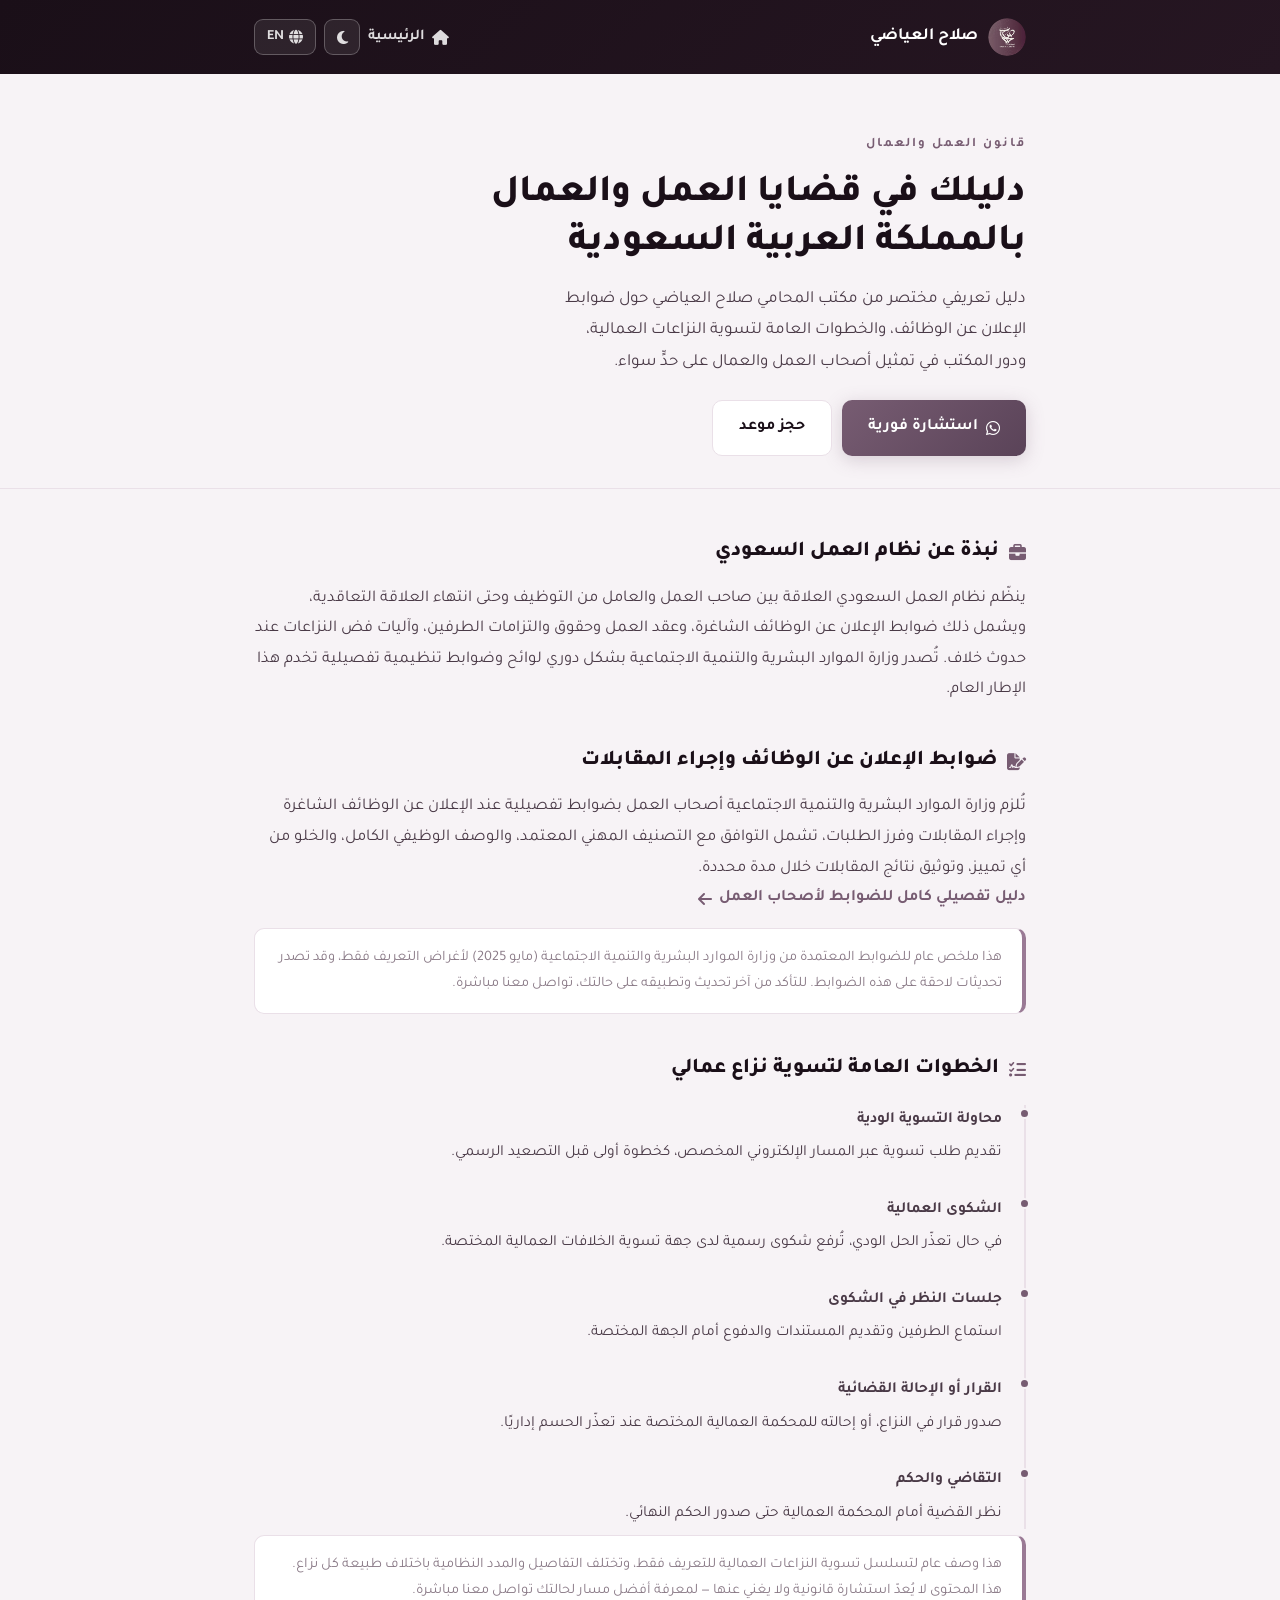
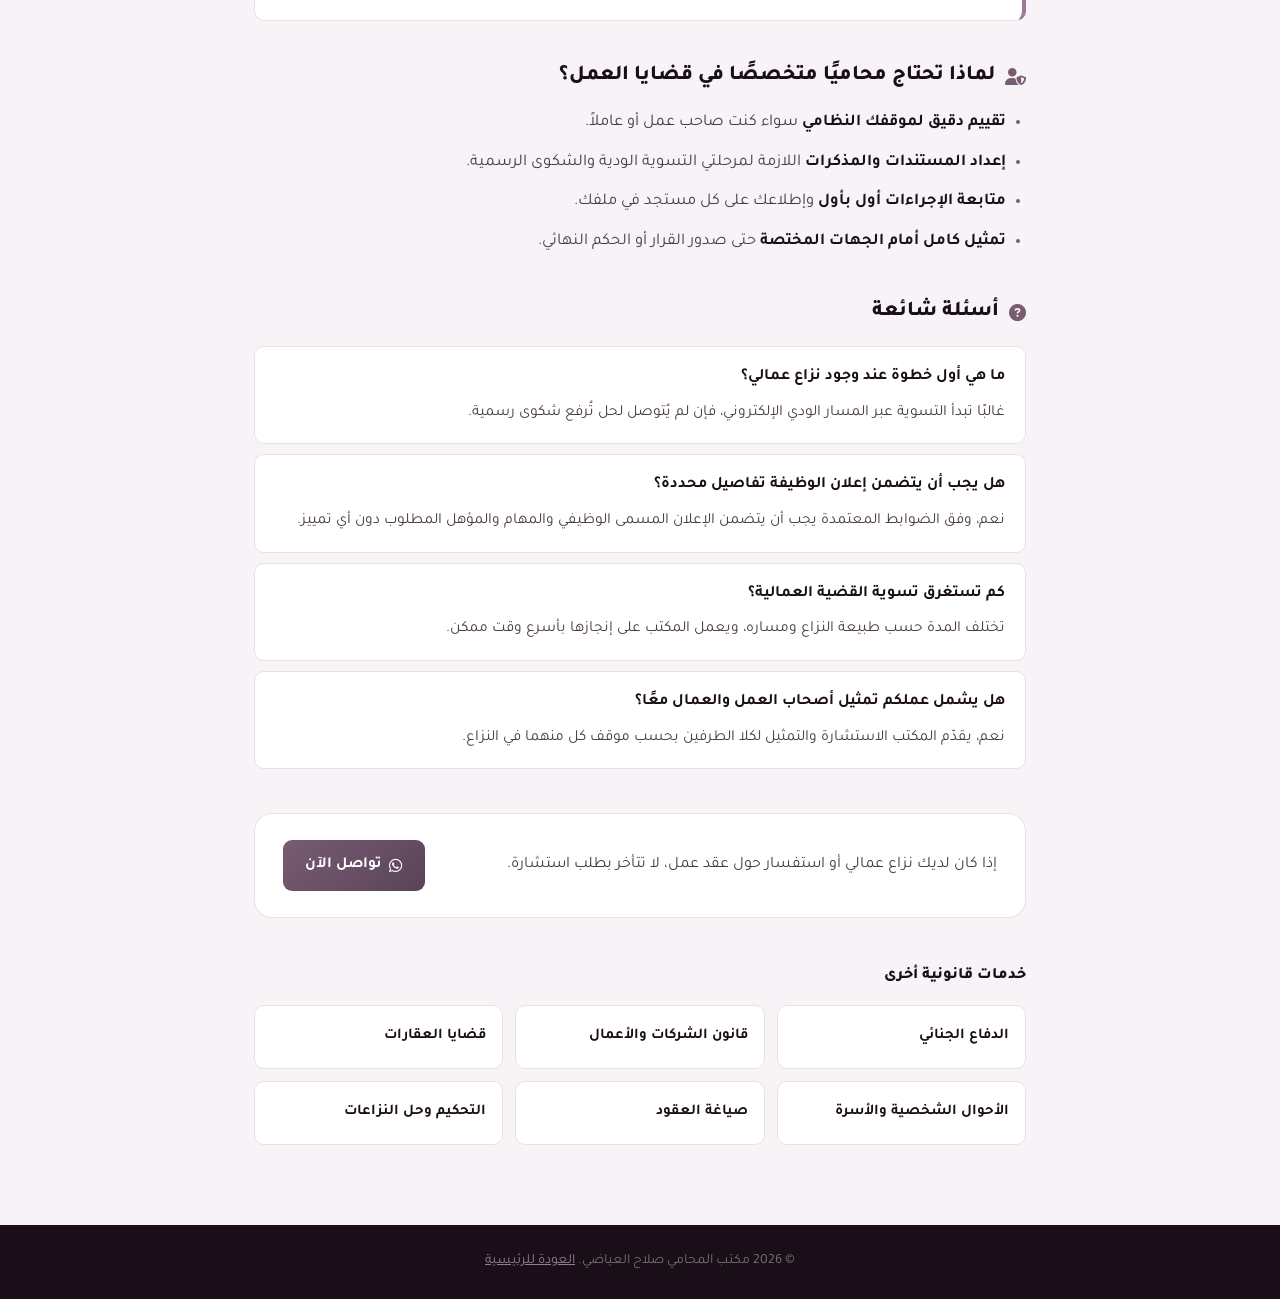
<file: labor-law.html>
<!DOCTYPE html>
<html lang="ar" dir="rtl">
<head>
<meta charset="UTF-8"/>
<meta name="viewport" content="width=device-width,initial-scale=1.0"/>
<title>قانون العمل والعمال | مكتب المحامي صلاح العياضي</title>
<meta name="description" content="دليل تعريفي حول قانون العمل والعمال في المملكة العربية السعودية: ضوابط الإعلان عن الوظائف، وخطوات تسوية النزاعات العمالية — مكتب المحامي صلاح العياضي"/>
<link rel="canonical" href="https://salah-alayadi.com/labor-law.html"/>
<meta name="robots" content="index, follow"/>
<meta name="theme-color" content="#775C72"/>
<link rel="icon" href="logo-dark.png" type="image/png"/>

<meta property="og:type" content="article"/>
<meta property="og:site_name" content="مكتب المحامي صلاح العياضي"/>
<meta property="og:title" content="قانون العمل والعمال | مكتب المحامي صلاح العياضي"/>
<meta property="og:description" content="دليل تعريفي حول قانون العمل والعمال في المملكة العربية السعودية: ضوابط الإعلان عن الوظائف، وخطوات تسوية النزاعات العمالية"/>
<meta property="og:url" content="https://salah-alayadi.com/labor-law.html"/>
<meta property="og:image" content="https://salah-alayadi.com/madina.jpg"/>
<meta property="og:locale" content="ar_SA"/>

<!-- Google tag (gtag.js) -->
<script async src="https://www.googletagmanager.com/gtag/js?id=G-WZ18634DXK"></script>
<script>
  window.dataLayer = window.dataLayer || [];
  function gtag(){dataLayer.push(arguments);}
  gtag('js', new Date());
  gtag('config', 'G-WZ18634DXK');
</script>

<script type="application/ld+json">
{
  "@context": "https://schema.org",
  "@type": "LegalService",
  "name": "قانون العمل والعمال — مكتب المحامي صلاح العياضي",
  "url": "https://salah-alayadi.com/labor-law.html",
  "provider": {"@type": "Attorney", "name": "مكتب المحامي صلاح العياضي", "telephone": "+966560064478"},
  "areaServed": "SA",
  "serviceType": "Labor and Employment Law"
}
</script>
<script type="application/ld+json">
{
  "@context": "https://schema.org",
  "@type": "FAQPage",
  "mainEntity": [
    {"@type":"Question","name":"ما هي أول خطوة عند وجود نزاع عمالي؟","acceptedAnswer":{"@type":"Answer","text":"غالبًا تبدأ التسوية عبر مسار الودّ الإلكتروني قبل اللجوء إلى الشكوى الرسمية، فإن لم يُتوصل لحل يُرفع النزاع لجهة تسوية الخلافات العمالية المختصة."}},
    {"@type":"Question","name":"هل يجب أن يتضمن إعلان الوظيفة تفاصيل محددة؟","acceptedAnswer":{"@type":"Answer","text":"نعم، تشترط الضوابط المعتمدة أن يتوافق الإعلان مع التصنيف السعودي الموحد للمهن، وأن يتضمن المسمى الوظيفي والمهام والمؤهل المطلوب، دون أي مؤشر تمييز بسبب الجنس أو السن أو الإعاقة."}},
    {"@type":"Question","name":"كم تستغرق تسوية القضية العمالية؟","acceptedAnswer":{"@type":"Answer","text":"تختلف المدة حسب طبيعة النزاع ومساره (ودي أو قضائي)، ويعمل المكتب على متابعة الإجراءات وإنجازها في أقصر وقت ممكن مع المحافظة على جودة التمثيل."}},
    {"@type":"Question","name":"هل يشمل عملكم تمثيل أصحاب العمل والعمال معًا؟","acceptedAnswer":{"@type":"Answer","text":"نعم، يقدّم المكتب الاستشارة والتمثيل لكل من صاحب العمل والعامل، بحسب موقف كل طرف في النزاع."}}
  ]
}
</script>

<link rel="preconnect" href="https://fonts.googleapis.com"/>
<link rel="preconnect" href="https://fonts.gstatic.com" crossorigin/>
<link href="https://fonts.googleapis.com/css2?family=Tajawal:wght@300;400;500;700;800;900&family=Inter:wght@300;400;500;600;700&display=swap" rel="stylesheet"/>
<link rel="stylesheet" href="https://cdnjs.cloudflare.com/ajax/libs/font-awesome/6.5.0/css/all.min.css"/>
<link rel="stylesheet" href="article.css"/>
</head>
<body>

<header>
  <nav>
    <a href="index.html" class="logo">
      <img src="logo-dark.png" alt="شعار المكتب"/>
      <span><span class="ar-text">صلاح العياضي</span><span class="en-text">Salah Aleadhi</span></span>
    </a>
    <div class="hdr-actions">
      <a href="index.html" class="back-lnk"><i class="fas fa-house"></i><span class="ar-text">الرئيسية</span><span class="en-text">Home</span></a>
      <button class="btn-icon" id="themeBtn" aria-label="تبديل المظهر"><i class="fas fa-moon" id="themeIco"></i></button>
      <button class="btn-icon btn-lang" id="langBtn"><i class="fas fa-globe"></i><span id="langLbl">EN</span></button>
    </div>
  </nav>
</header>

<div class="hero-p">
  <div class="container">
    <div class="stg"><span class="ar-text">قانون العمل والعمال</span><span class="en-text">Labor &amp; Employment Law</span></div>
    <h1><span class="ar-text">دليلك في قضايا العمل والعمال بالمملكة العربية&nbsp;السعودية</span><span class="en-text">Your Guide to Labor &amp; Employment Cases in Saudi&nbsp;Arabia</span></h1>
    <p><span class="ar-text">دليل تعريفي مختصر من مكتب المحامي صلاح العياضي حول ضوابط الإعلان عن الوظائف، والخطوات العامة لتسوية النزاعات العمالية، ودور المكتب في تمثيل أصحاب العمل والعمال على حدٍّ سواء.</span><span class="en-text">A brief guide from Salah Aleadhi Law Office on job-posting regulations, the general steps for resolving labor disputes, and the office's role in representing both employers and employees.</span></p>
    <div class="cta-row">
      <a href="https://wa.me/966560064478?text=%D8%A7%D9%84%D8%B3%D9%84%D8%A7%D9%85%20%D8%B9%D9%84%D9%8A%D9%83%D9%85%D8%8C%20%D8%A3%D8%B1%D9%8A%D8%AF%20%D8%A7%D8%B3%D8%AA%D8%B4%D8%A7%D8%B1%D8%A9%20%D8%A8%D8%AE%D8%B5%D9%88%D8%B5%20%D9%82%D8%B6%D9%8A%D8%A9%20%D8%B9%D9%85%D8%A7%D9%84%D9%8A%D8%A9" target="_blank" rel="noopener noreferrer" class="bm"><i class="fab fa-whatsapp"></i><span class="ar-text">استشارة فورية</span><span class="en-text">Instant Consultation</span></a>
      <a href="index.html#booking" class="bo"><span class="ar-text">حجز موعد</span><span class="en-text">Book an Appointment</span></a>
    </div>
  </div>
</div>

<main>
  <div class="container">

    <div class="sec">
      <h2><i class="fas fa-briefcase"></i><span class="ar-text">نبذة عن نظام العمل السعودي</span><span class="en-text">Overview of Saudi Labor Regulations</span></h2>
      <p><span class="ar-text">ينظّم نظام العمل السعودي العلاقة بين صاحب العمل والعامل من التوظيف وحتى انتهاء العلاقة التعاقدية، ويشمل ذلك ضوابط الإعلان عن الوظائف الشاغرة، وعقد العمل وحقوق والتزامات الطرفين، وآليات فض النزاعات عند حدوث خلاف. تُصدر وزارة الموارد البشرية والتنمية الاجتماعية بشكل دوري لوائح وضوابط تنظيمية تفصيلية تخدم هذا الإطار العام.</span><span class="en-text">Saudi labor regulations govern the relationship between employer and employee from hiring through the end of the contractual relationship — including job-posting rules, the employment contract and each party's rights and obligations, and dispute-resolution mechanisms. The Ministry of Human Resources and Social Development periodically issues detailed regulatory guidelines within this general framework.</span></p>
    </div>

    <div class="sec">
      <h2><i class="fas fa-file-signature"></i><span class="ar-text">ضوابط الإعلان عن الوظائف وإجراء المقابلات</span><span class="en-text">Job-Posting &amp; Interview Regulations</span></h2>
      <p><span class="ar-text">تُلزم وزارة الموارد البشرية والتنمية الاجتماعية أصحاب العمل بضوابط تفصيلية عند الإعلان عن الوظائف الشاغرة وإجراء المقابلات وفرز الطلبات، تشمل التوافق مع التصنيف المهني المعتمد، والوصف الوظيفي الكامل، والخلو من أي تمييز، وتوثيق نتائج المقابلات خلال مدة محددة.</span><span class="en-text">The Ministry of Human Resources and Social Development requires employers to follow detailed guidelines when posting jobs, conducting interviews, and screening applications — including alignment with the approved occupational classification, complete job descriptions, non-discrimination, and documenting interview outcomes within a set timeframe.</span></p>
      <a href="hiring-compliance.html" style="display:inline-flex;align-items:center;gap:7px;font-weight:700;color:var(--p)"><span class="ar-text">دليل تفصيلي كامل للضوابط لأصحاب العمل</span><span class="en-text">Full Employer's Compliance Guide</span><i class="fas fa-arrow-left ar-text"></i><i class="fas fa-arrow-right en-text"></i></a>
      <div class="disclaimer" style="margin-top:14px">
        <p><span class="ar-text">هذا ملخص عام للضوابط المعتمدة من وزارة الموارد البشرية والتنمية الاجتماعية (مايو 2025) لأغراض التعريف فقط، وقد تصدر تحديثات لاحقة على هذه الضوابط. للتأكد من آخر تحديث وتطبيقه على حالتك، تواصل معنا مباشرة.</span><span class="en-text">This is a general summary of the guidelines approved by the Ministry of Human Resources and Social Development (May 2025), for informational purposes only; these guidelines may be updated. To confirm the latest version and how it applies to your situation, contact us directly.</span></p>
      </div>
    </div>

    <div class="sec">
      <h2><i class="fas fa-list-check"></i><span class="ar-text">الخطوات العامة لتسوية نزاع عمالي</span><span class="en-text">General Steps for Resolving a Labor Dispute</span></h2>
      <div class="stages">
        <div class="stage"><b><span class="ar-text">محاولة التسوية الودية</span><span class="en-text">Amicable Settlement Attempt</span></b><span><span class="ar-text">تقديم طلب تسوية عبر المسار الإلكتروني المخصص، كخطوة أولى قبل التصعيد الرسمي.</span><span class="en-text">Filing a settlement request through the dedicated electronic channel, as a first step before formal escalation.</span></span></div>
        <div class="stage"><b><span class="ar-text">الشكوى العمالية</span><span class="en-text">Labor Complaint</span></b><span><span class="ar-text">في حال تعذّر الحل الودي، تُرفع شكوى رسمية لدى جهة تسوية الخلافات العمالية المختصة.</span><span class="en-text">If amicable settlement fails, a formal complaint is filed with the competent labor dispute-resolution authority.</span></span></div>
        <div class="stage"><b><span class="ar-text">جلسات النظر في الشكوى</span><span class="en-text">Complaint Hearing Sessions</span></b><span><span class="ar-text">استماع الطرفين وتقديم المستندات والدفوع أمام الجهة المختصة.</span><span class="en-text">Both parties are heard and submit documents and arguments before the competent authority.</span></span></div>
        <div class="stage"><b><span class="ar-text">القرار أو الإحالة القضائية</span><span class="en-text">Decision or Judicial Referral</span></b><span><span class="ar-text">صدور قرار في النزاع، أو إحالته للمحكمة العمالية المختصة عند تعذّر الحسم إداريًا.</span><span class="en-text">A decision is issued, or the case is referred to the competent labor court if it cannot be resolved administratively.</span></span></div>
        <div class="stage"><b><span class="ar-text">التقاضي والحكم</span><span class="en-text">Litigation &amp; Ruling</span></b><span><span class="ar-text">نظر القضية أمام المحكمة العمالية حتى صدور الحكم النهائي.</span><span class="en-text">The case is heard before the labor court until a final ruling is issued.</span></span></div>
      </div>
      <div class="disclaimer">
        <p><span class="ar-text">هذا وصف عام لتسلسل تسوية النزاعات العمالية للتعريف فقط، وتختلف التفاصيل والمدد النظامية باختلاف طبيعة كل نزاع. هذا المحتوى لا يُعدّ استشارة قانونية ولا يغني عنها — لمعرفة أفضل مسار لحالتك تواصل معنا مباشرة.</span><span class="en-text">This is a general, informational overview of how labor disputes are typically resolved. Details and statutory timelines vary by case. This content is not legal advice and does not substitute for one — contact us directly to find the best path for your situation.</span></p>
      </div>
    </div>

    <div class="sec">
      <h2><i class="fas fa-user-shield"></i><span class="ar-text">لماذا تحتاج محاميًا متخصصًا في قضايا العمل؟</span><span class="en-text">Why You Need a Labor Law Specialist</span></h2>
      <ul>
        <li><span class="ar-text"><b>تقييم دقيق لموقفك النظامي</b> سواء كنت صاحب عمل أو عاملاً.</span><span class="en-text"><b>An accurate assessment of your legal position</b>, whether you're the employer or the employee.</span></li>
        <li><span class="ar-text"><b>إعداد المستندات والمذكرات</b> اللازمة لمرحلتي التسوية الودية والشكوى الرسمية.</span><span class="en-text"><b>Preparing the documents and briefs</b> needed for both the amicable settlement and formal complaint stages.</span></li>
        <li><span class="ar-text"><b>متابعة الإجراءات أول بأول</b> وإطلاعك على كل مستجد في ملفك.</span><span class="en-text"><b>Continuous follow-up</b>, keeping you informed of every development in your case.</span></li>
        <li><span class="ar-text"><b>تمثيل كامل أمام الجهات المختصة</b> حتى صدور القرار أو الحكم النهائي.</span><span class="en-text"><b>Full representation before the competent authorities</b> through to the final decision or ruling.</span></li>
      </ul>
    </div>

    <div class="sec">
      <h2><i class="fas fa-circle-question"></i><span class="ar-text">أسئلة شائعة</span><span class="en-text">Frequently Asked Questions</span></h2>
      <div class="faq-list">
        <div class="faq-item"><b><span class="ar-text">ما هي أول خطوة عند وجود نزاع عمالي؟</span><span class="en-text">What's the first step in a labor dispute?</span></b><p><span class="ar-text">غالبًا تبدأ التسوية عبر المسار الودي الإلكتروني، فإن لم يُتوصل لحل تُرفع شكوى رسمية.</span><span class="en-text">Resolution usually begins with the electronic amicable settlement track; if unsuccessful, a formal complaint is filed.</span></p></div>
        <div class="faq-item"><b><span class="ar-text">هل يجب أن يتضمن إعلان الوظيفة تفاصيل محددة؟</span><span class="en-text">Must a job posting include specific details?</span></b><p><span class="ar-text">نعم، وفق الضوابط المعتمدة يجب أن يتضمن الإعلان المسمى الوظيفي والمهام والمؤهل المطلوب دون أي تمييز.</span><span class="en-text">Yes, per the approved guidelines the posting must include the job title, duties, and required qualifications, with no discrimination.</span></p></div>
        <div class="faq-item"><b><span class="ar-text">كم تستغرق تسوية القضية العمالية؟</span><span class="en-text">How long does resolving a labor case take?</span></b><p><span class="ar-text">تختلف المدة حسب طبيعة النزاع ومساره، ويعمل المكتب على إنجازها بأسرع وقت ممكن.</span><span class="en-text">Duration varies by the nature and track of the dispute; the office works to resolve it as quickly as possible.</span></p></div>
        <div class="faq-item"><b><span class="ar-text">هل يشمل عملكم تمثيل أصحاب العمل والعمال معًا؟</span><span class="en-text">Do you represent both employers and employees?</span></b><p><span class="ar-text">نعم، يقدّم المكتب الاستشارة والتمثيل لكلا الطرفين بحسب موقف كل منهما في النزاع.</span><span class="en-text">Yes, the office provides consultation and representation to both sides, depending on each party's position in the dispute.</span></p></div>
      </div>
    </div>

    <div class="contact-strip">
      <p><span class="ar-text">إذا كان لديك نزاع عمالي أو استفسار حول عقد عمل، لا تتأخر بطلب استشارة.</span><span class="en-text">If you have a labor dispute or a question about an employment contract, don't delay seeking consultation.</span></p>
      <a href="https://wa.me/966560064478" target="_blank" rel="noopener noreferrer" class="cta"><i class="fab fa-whatsapp"></i><span class="ar-text">تواصل الآن</span><span class="en-text">Contact Now</span></a>
    </div>

    <div class="related">
      <h3><span class="ar-text">خدمات قانونية أخرى</span><span class="en-text">Other Legal Services</span></h3>
      <div class="related-grid">
        <a href="criminal-defense.html" class="related-card"><span class="ar-text">الدفاع الجنائي</span><span class="en-text">Criminal Defense</span></a>
        <a href="corporate-law.html" class="related-card"><span class="ar-text">قانون الشركات والأعمال</span><span class="en-text">Corporate &amp; Business Law</span></a>
        <a href="real-estate-law.html" class="related-card"><span class="ar-text">قضايا العقارات</span><span class="en-text">Real Estate Law</span></a>
        <a href="family-law.html" class="related-card"><span class="ar-text">الأحوال الشخصية والأسرة</span><span class="en-text">Personal Status &amp; Family</span></a>
        <a href="contract-drafting.html" class="related-card"><span class="ar-text">صياغة العقود</span><span class="en-text">Contract Drafting</span></a>
        <a href="arbitration.html" class="related-card"><span class="ar-text">التحكيم وحل النزاعات</span><span class="en-text">Arbitration &amp; Disputes</span></a>
      </div>
    </div>

  </div>
</main>

<footer>
  <p><span class="ar-text">© <span class="cyear">2025</span> مكتب المحامي صلاح العياضي.</span><span class="en-text">© <span class="cyear">2025</span> Salah Aleadhi Law Office.</span> <a href="index.html"><span class="ar-text">العودة للرئيسية</span><span class="en-text">Back to Home</span></a></p>
</footer>

<script>
const html=document.documentElement;
const themeBtn=document.getElementById('themeBtn');
const themeIco=document.getElementById('themeIco');
function applyTheme(t){t==='dark'?html.setAttribute('data-theme','dark'):html.removeAttribute('data-theme');themeIco.className=t==='dark'?'fas fa-sun':'fas fa-moon';localStorage.setItem('theme',t)}
applyTheme(localStorage.getItem('theme')||'light');
themeBtn.addEventListener('click',()=>applyTheme(html.getAttribute('data-theme')==='dark'?'light':'dark'));

const langBtn=document.getElementById('langBtn');
const langLbl=document.getElementById('langLbl');
let lang=localStorage.getItem('lang')||'ar';
function applyLang(l){html.setAttribute('lang',l);html.setAttribute('dir',l==='ar'?'rtl':'ltr');langLbl.textContent=l==='ar'?'EN':'AR';lang=l;localStorage.setItem('lang',l)}
applyLang(lang);
langBtn.addEventListener('click',()=>applyLang(lang==='ar'?'en':'ar'));
document.querySelectorAll('.cyear').forEach(el=>el.textContent=new Date().getFullYear());
</script>
</body>
</html>
</file>
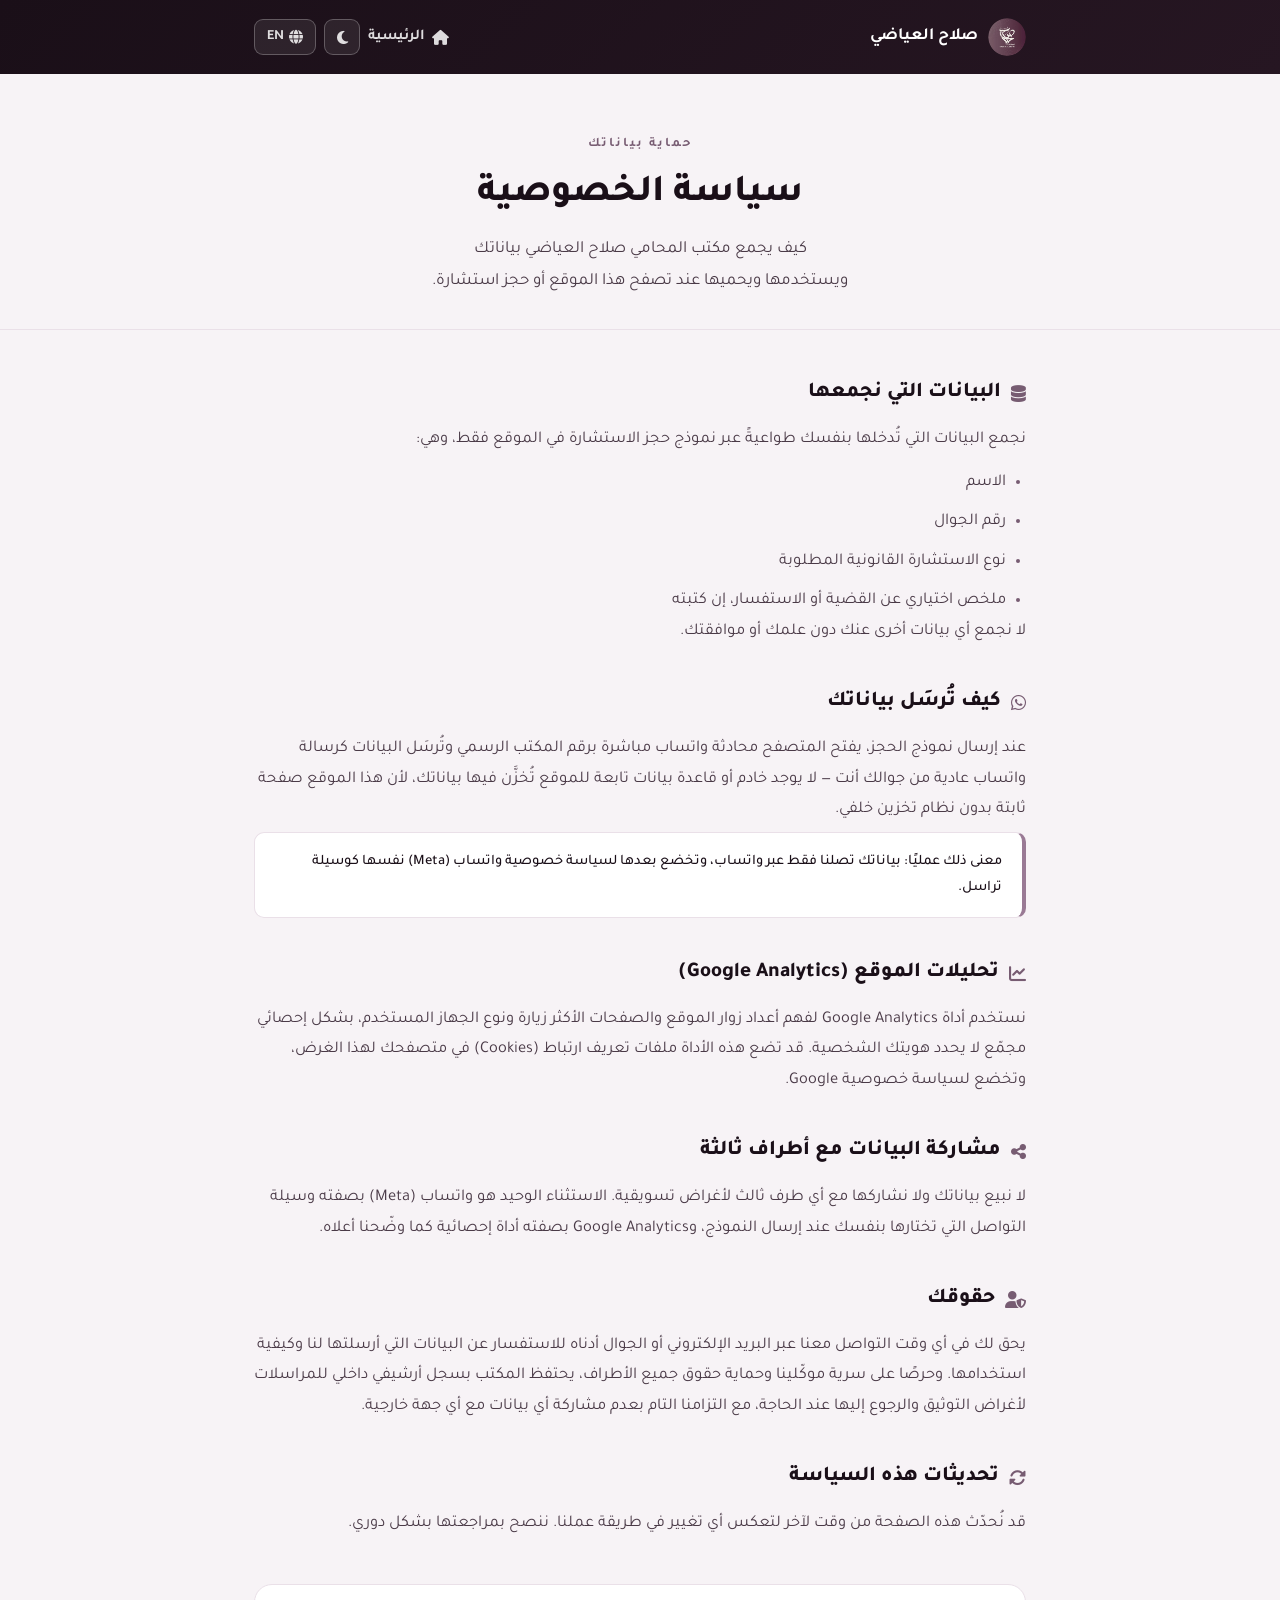
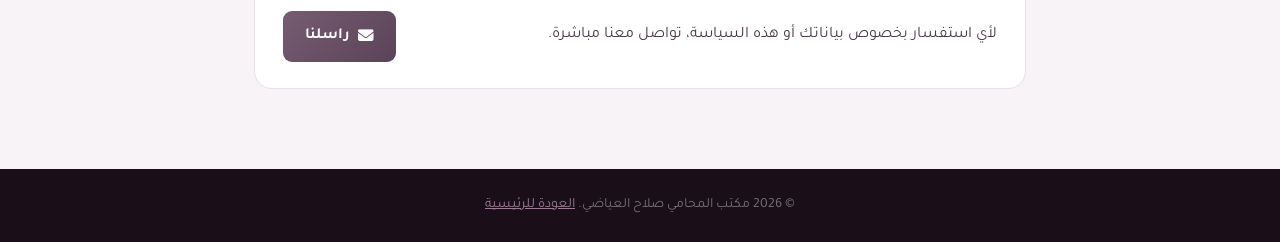
<file: privacy.html>
<!DOCTYPE html>
<html lang="ar" dir="rtl">
<head>
<meta charset="UTF-8"/>
<meta name="viewport" content="width=device-width,initial-scale=1.0"/>
<title>سياسة الخصوصية | مكتب المحامي صلاح العياضي</title>
<meta name="description" content="سياسة الخصوصية لموقع مكتب المحامي صلاح العياضي — كيف نجمع بياناتك ونستخدمها ونحميها"/>
<link rel="canonical" href="https://salah-alayadi.com/privacy.html"/>
<meta name="robots" content="index, follow"/>
<meta name="theme-color" content="#775C72"/>
<link rel="icon" href="logo-dark.png" type="image/png"/>

<!-- Google tag (gtag.js) -->
<script async src="https://www.googletagmanager.com/gtag/js?id=G-WZ18634DXK"></script>
<script>
  window.dataLayer = window.dataLayer || [];
  function gtag(){dataLayer.push(arguments);}
  gtag('js', new Date());
  gtag('config', 'G-WZ18634DXK');
</script>

<link rel="preconnect" href="https://fonts.googleapis.com"/>
<link rel="preconnect" href="https://fonts.gstatic.com" crossorigin/>
<link href="https://fonts.googleapis.com/css2?family=Tajawal:wght@300;400;500;700;800;900&family=Inter:wght@300;400;500;600;700&display=swap" rel="stylesheet"/>
<link rel="stylesheet" href="https://cdnjs.cloudflare.com/ajax/libs/font-awesome/6.5.0/css/all.min.css"/>
<link rel="stylesheet" href="article.css"/>
<style>
.hero-p{text-align:center}
.hero-p p{margin:0 auto}
.disclaimer p{font-weight:500;color:var(--tx)}
</style>
</head>
<body>

<header>
  <nav>
    <a href="index.html" class="logo">
      <img src="logo-dark.png" alt="شعار المكتب"/>
      <span><span class="ar-text">صلاح العياضي</span><span class="en-text">Salah Aleadhi</span></span>
    </a>
    <div class="hdr-actions">
      <a href="index.html" class="back-lnk"><i class="fas fa-house"></i><span class="ar-text">الرئيسية</span><span class="en-text">Home</span></a>
      <button class="btn-icon" id="themeBtn" aria-label="تبديل المظهر"><i class="fas fa-moon" id="themeIco"></i></button>
      <button class="btn-icon btn-lang" id="langBtn"><i class="fas fa-globe"></i><span id="langLbl">EN</span></button>
    </div>
  </nav>
</header>

<div class="hero-p">
  <div class="container">
    <div class="stg"><span class="ar-text">حماية بياناتك</span><span class="en-text">Your Data, Protected</span></div>
    <h1><span class="ar-text">سياسة الخصوصية</span><span class="en-text">Privacy Policy</span></h1>
    <p><span class="ar-text">كيف يجمع مكتب المحامي صلاح العياضي بياناتك ويستخدمها ويحميها عند تصفح هذا الموقع أو حجز استشارة.</span><span class="en-text">How Salah Aleadhi Law Office collects, uses, and protects your data when you browse this site or book a consultation.</span></p>
  </div>
</div>

<main>
  <div class="container">

    <div class="sec">
      <h2><i class="fas fa-database"></i><span class="ar-text">البيانات التي نجمعها</span><span class="en-text">Data We Collect</span></h2>
      <p><span class="ar-text">نجمع البيانات التي تُدخلها بنفسك طواعيةً عبر نموذج حجز الاستشارة في الموقع فقط، وهي:</span><span class="en-text">We only collect the data you voluntarily enter through the consultation booking form on this site:</span></p>
      <ul>
        <li><span class="ar-text">الاسم</span><span class="en-text">Your name</span></li>
        <li><span class="ar-text">رقم الجوال</span><span class="en-text">Phone number</span></li>
        <li><span class="ar-text">نوع الاستشارة القانونية المطلوبة</span><span class="en-text">The type of legal consultation requested</span></li>
        <li><span class="ar-text">ملخص اختياري عن القضية أو الاستفسار، إن كتبته</span><span class="en-text">An optional summary of your case or inquiry, if you choose to write one</span></li>
      </ul>
      <p><span class="ar-text">لا نجمع أي بيانات أخرى عنك دون علمك أو موافقتك.</span><span class="en-text">We do not collect any other data about you without your knowledge or consent.</span></p>
    </div>

    <div class="sec">
      <h2><i class="fab fa-whatsapp"></i><span class="ar-text">كيف تُرسَل بياناتك</span><span class="en-text">How Your Data Is Sent</span></h2>
      <p><span class="ar-text">عند إرسال نموذج الحجز، يفتح المتصفح محادثة واتساب مباشرة برقم المكتب الرسمي وتُرسَل البيانات كرسالة واتساب عادية من جوالك أنت — لا يوجد خادم أو قاعدة بيانات تابعة للموقع تُخزَّن فيها بياناتك، لأن هذا الموقع صفحة ثابتة بدون نظام تخزين خلفي.</span><span class="en-text">When you submit the booking form, your browser opens a WhatsApp chat directly with the office's official number, and the data is sent as an ordinary WhatsApp message from your own phone — there is no server or database on this website storing your data, since this site is a static page with no backend storage system.</span></p>
      <div class="disclaimer">
        <p><span class="ar-text">معنى ذلك عمليًا: بياناتك تصلنا فقط عبر واتساب، وتخضع بعدها لسياسة خصوصية واتساب (Meta) نفسها كوسيلة تراسل.</span><span class="en-text">In practice: your data reaches us only via WhatsApp, and is then subject to WhatsApp's (Meta's) own privacy policy as the messaging medium.</span></p>
      </div>
    </div>

    <div class="sec">
      <h2><i class="fas fa-chart-line"></i><span class="ar-text">تحليلات الموقع (Google Analytics)</span><span class="en-text">Site Analytics (Google Analytics)</span></h2>
      <p><span class="ar-text">نستخدم أداة Google Analytics لفهم أعداد زوار الموقع والصفحات الأكثر زيارة ونوع الجهاز المستخدم، بشكل إحصائي مجمّع لا يحدد هويتك الشخصية. قد تضع هذه الأداة ملفات تعريف ارتباط (Cookies) في متصفحك لهذا الغرض، وتخضع لسياسة خصوصية Google.</span><span class="en-text">We use Google Analytics to understand visitor numbers, most-visited pages, and device types, in aggregated statistical form that does not identify you personally. This tool may place cookies in your browser for this purpose, subject to Google's privacy policy.</span></p>
    </div>

    <div class="sec">
      <h2><i class="fas fa-share-nodes"></i><span class="ar-text">مشاركة البيانات مع أطراف ثالثة</span><span class="en-text">Sharing Data with Third Parties</span></h2>
      <p><span class="ar-text">لا نبيع بياناتك ولا نشاركها مع أي طرف ثالث لأغراض تسويقية. الاستثناء الوحيد هو واتساب (Meta) بصفته وسيلة التواصل التي تختارها بنفسك عند إرسال النموذج، وGoogle Analytics بصفته أداة إحصائية كما وضّحنا أعلاه.</span><span class="en-text">We do not sell your data or share it with any third party for marketing purposes. The only exceptions are WhatsApp (Meta) as the communication channel you choose when submitting the form, and Google Analytics as the statistical tool described above.</span></p>
    </div>

    <div class="sec">
      <h2><i class="fas fa-user-shield"></i><span class="ar-text">حقوقك</span><span class="en-text">Your Rights</span></h2>
      <p><span class="ar-text">يحق لك في أي وقت التواصل معنا عبر البريد الإلكتروني أو الجوال أدناه للاستفسار عن البيانات التي أرسلتها لنا وكيفية استخدامها. وحرصًا على سرية موكّلينا وحماية حقوق جميع الأطراف، يحتفظ المكتب بسجل أرشيفي داخلي للمراسلات لأغراض التوثيق والرجوع إليها عند الحاجة، مع التزامنا التام بعدم مشاركة أي بيانات مع أي جهة خارجية.</span><span class="en-text">You may contact us at any time via the email or phone number below to inquire about the data you've sent us and how it is used. To protect client confidentiality and safeguard the rights of all parties, the office maintains an internal archival record of correspondence for documentation purposes, while remaining fully committed to never sharing any data with a third party.</span></p>
    </div>

    <div class="sec">
      <h2><i class="fas fa-rotate"></i><span class="ar-text">تحديثات هذه السياسة</span><span class="en-text">Updates to This Policy</span></h2>
      <p><span class="ar-text">قد نُحدّث هذه الصفحة من وقت لآخر لتعكس أي تغيير في طريقة عملنا. ننصح بمراجعتها بشكل دوري.</span><span class="en-text">We may update this page from time to time to reflect changes in how we operate. We recommend reviewing it periodically.</span></p>
    </div>

    <div class="contact-strip">
      <p><span class="ar-text">لأي استفسار بخصوص بياناتك أو هذه السياسة، تواصل معنا مباشرة.</span><span class="en-text">For any question about your data or this policy, contact us directly.</span></p>
      <a href="mailto:lawoffice.salah@gmail.com" class="cta"><i class="fas fa-envelope"></i><span class="ar-text">راسلنا</span><span class="en-text">Email Us</span></a>
    </div>

  </div>
</main>

<footer>
  <p><span class="ar-text">© <span class="cyear">2025</span> مكتب المحامي صلاح العياضي.</span><span class="en-text">© <span class="cyear">2025</span> Salah Aleadhi Law Office.</span> <a href="index.html"><span class="ar-text">العودة للرئيسية</span><span class="en-text">Back to Home</span></a></p>
</footer>

<script>
const html=document.documentElement;
const themeBtn=document.getElementById('themeBtn');
const themeIco=document.getElementById('themeIco');
function applyTheme(t){t==='dark'?html.setAttribute('data-theme','dark'):html.removeAttribute('data-theme');themeIco.className=t==='dark'?'fas fa-sun':'fas fa-moon';localStorage.setItem('theme',t)}
applyTheme(localStorage.getItem('theme')||'light');
themeBtn.addEventListener('click',()=>applyTheme(html.getAttribute('data-theme')==='dark'?'light':'dark'));

const langBtn=document.getElementById('langBtn');
const langLbl=document.getElementById('langLbl');
let lang=localStorage.getItem('lang')||'ar';
function applyLang(l){html.setAttribute('lang',l);html.setAttribute('dir',l==='ar'?'rtl':'ltr');langLbl.textContent=l==='ar'?'EN':'AR';lang=l;localStorage.setItem('lang',l)}
applyLang(lang);
langBtn.addEventListener('click',()=>applyLang(lang==='ar'?'en':'ar'));
document.querySelectorAll('.cyear').forEach(el=>el.textContent=new Date().getFullYear());
</script>
</body>
</html>
</file>
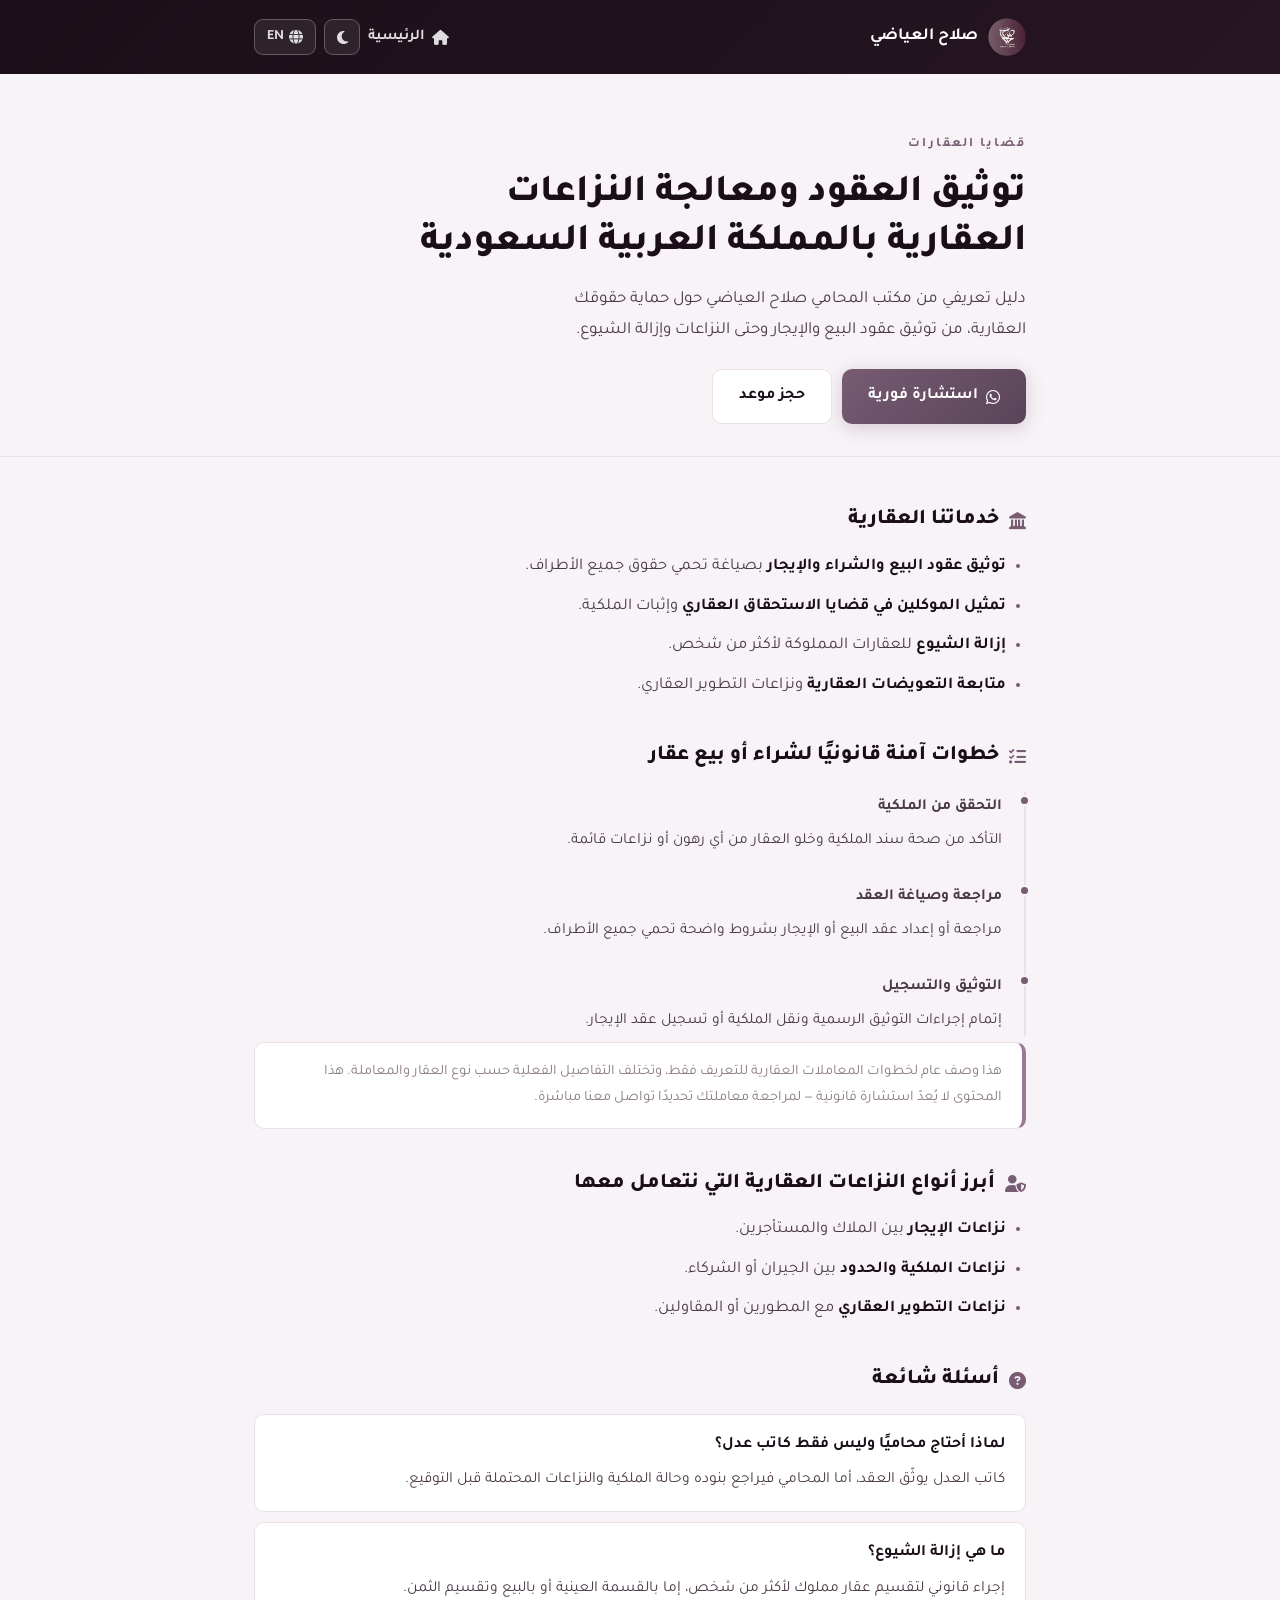
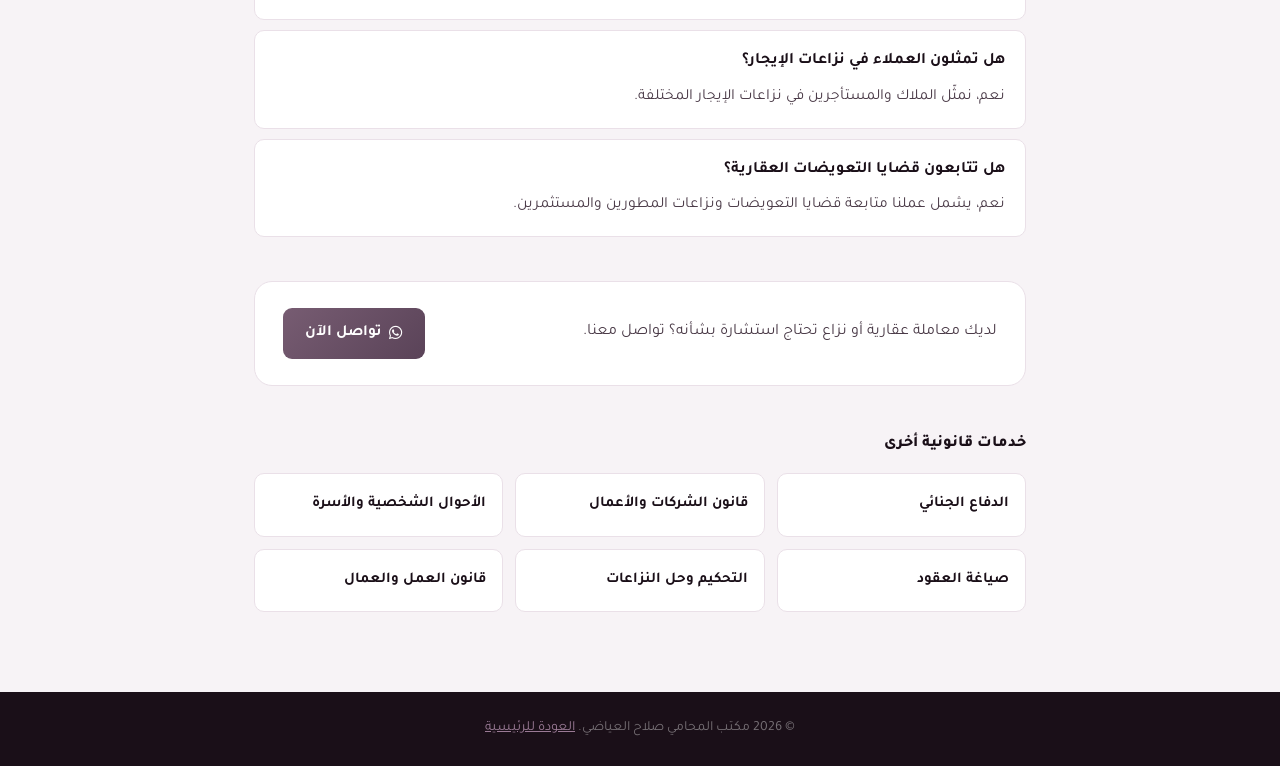
<file: real-estate-law.html>
<!DOCTYPE html>
<html lang="ar" dir="rtl">
<head>
<meta charset="UTF-8"/>
<meta name="viewport" content="width=device-width,initial-scale=1.0"/>
<title>قضايا العقارات والنزاعات العقارية | مكتب المحامي صلاح العياضي</title>
<meta name="description" content="دليل تعريفي حول توثيق عقود البيع والإيجار العقارية ومعالجة النزاعات العقارية بالمملكة العربية السعودية — مكتب المحامي صلاح العياضي، المدينة المنورة"/>
<link rel="canonical" href="https://salah-alayadi.com/real-estate-law.html"/>
<meta name="robots" content="index, follow"/>
<meta name="theme-color" content="#775C72"/>
<link rel="icon" href="logo-dark.png" type="image/png"/>

<meta property="og:type" content="article"/>
<meta property="og:site_name" content="مكتب المحامي صلاح العياضي"/>
<meta property="og:title" content="قضايا العقارات والنزاعات العقارية | مكتب المحامي صلاح العياضي"/>
<meta property="og:description" content="دليل تعريفي حول توثيق عقود البيع والإيجار العقارية ومعالجة النزاعات العقارية بالمملكة العربية السعودية"/>
<meta property="og:url" content="https://salah-alayadi.com/real-estate-law.html"/>
<meta property="og:image" content="https://salah-alayadi.com/madina.jpg"/>
<meta property="og:locale" content="ar_SA"/>

<script async src="https://www.googletagmanager.com/gtag/js?id=G-WZ18634DXK"></script>
<script>
  window.dataLayer = window.dataLayer || [];
  function gtag(){dataLayer.push(arguments);}
  gtag('js', new Date());
  gtag('config', 'G-WZ18634DXK');
</script>

<script type="application/ld+json">
{
  "@context": "https://schema.org",
  "@type": "LegalService",
  "name": "قضايا العقارات — مكتب المحامي صلاح العياضي",
  "url": "https://salah-alayadi.com/real-estate-law.html",
  "provider": {"@type": "Attorney", "name": "مكتب المحامي صلاح العياضي", "telephone": "+966560064478"},
  "areaServed": "SA",
  "serviceType": "Real Estate Law"
}
</script>
<script type="application/ld+json">
{
  "@context": "https://schema.org",
  "@type": "FAQPage",
  "mainEntity": [
    {"@type":"Question","name":"لماذا أحتاج محاميًا عند شراء عقار وليس فقط كاتب عدل؟","acceptedAnswer":{"@type":"Answer","text":"كاتب العدل يوثّق العقد، أما المحامي فيراجع بنود العقد وحالة الملكية والنزاعات المحتملة قبل التوقيع ويحمي مصالحك في حال ظهور خلاف لاحقًا."}},
    {"@type":"Question","name":"ما هي إزالة الشيوع؟","acceptedAnswer":{"@type":"Answer","text":"إزالة الشيوع هي الإجراء القانوني لتقسيم عقار مملوك لأكثر من شخص (بالشراكة أو الإرث) حتى تنفصل حصة كل مالك، إما بالقسمة العينية أو بالبيع وتقسيم الثمن."}},
    {"@type":"Question","name":"هل تمثلون العملاء في نزاعات الإيجار؟","acceptedAnswer":{"@type":"Answer","text":"نعم، نمثّل الملاك والمستأجرين في نزاعات الإيجار المختلفة أمام الجهات المختصة."}},
    {"@type":"Question","name":"هل تتابعون قضايا التعويضات العقارية ونزاعات التطوير؟","acceptedAnswer":{"@type":"Answer","text":"نعم، يشمل عملنا متابعة قضايا التعويضات العقارية ونزاعات المطورين والمستثمرين العقاريين."}}
  ]
}
</script>

<link rel="preconnect" href="https://fonts.googleapis.com"/>
<link rel="preconnect" href="https://fonts.gstatic.com" crossorigin/>
<link href="https://fonts.googleapis.com/css2?family=Tajawal:wght@300;400;500;700;800;900&family=Inter:wght@300;400;500;600;700&display=swap" rel="stylesheet"/>
<link rel="stylesheet" href="https://cdnjs.cloudflare.com/ajax/libs/font-awesome/6.5.0/css/all.min.css"/>
<link rel="stylesheet" href="article.css"/>
</head>
<body>

<header>
  <nav>
    <a href="index.html" class="logo">
      <img src="logo-dark.png" alt="شعار المكتب"/>
      <span><span class="ar-text">صلاح العياضي</span><span class="en-text">Salah Aleadhi</span></span>
    </a>
    <div class="hdr-actions">
      <a href="index.html" class="back-lnk"><i class="fas fa-house"></i><span class="ar-text">الرئيسية</span><span class="en-text">Home</span></a>
      <button class="btn-icon" id="themeBtn" aria-label="تبديل المظهر"><i class="fas fa-moon" id="themeIco"></i></button>
      <button class="btn-icon btn-lang" id="langBtn"><i class="fas fa-globe"></i><span id="langLbl">EN</span></button>
    </div>
  </nav>
</header>

<div class="hero-p">
  <div class="container">
    <div class="stg"><span class="ar-text">قضايا العقارات</span><span class="en-text">Real Estate Law</span></div>
    <h1><span class="ar-text">توثيق العقود ومعالجة النزاعات العقارية بالمملكة العربية&nbsp;السعودية</span><span class="en-text">Contract Documentation &amp; Real Estate Disputes in Saudi&nbsp;Arabia</span></h1>
    <p><span class="ar-text">دليل تعريفي من مكتب المحامي صلاح العياضي حول حماية حقوقك العقارية، من توثيق عقود البيع والإيجار وحتى النزاعات وإزالة الشيوع.</span><span class="en-text">A guide from Salah Aleadhi Law Office on protecting your real estate rights — from documenting sale and lease contracts to disputes and partition of co-ownership.</span></p>
    <div class="cta-row">
      <a href="https://wa.me/966560064478?text=%D8%A7%D9%84%D8%B3%D9%84%D8%A7%D9%85%20%D8%B9%D9%84%D9%8A%D9%83%D9%85%D8%8C%20%D8%A3%D8%B1%D9%8A%D8%AF%20%D8%A7%D8%B3%D8%AA%D8%B4%D8%A7%D8%B1%D8%A9%20%D8%A8%D8%AE%D8%B5%D9%88%D8%B5%20%D9%82%D8%B6%D9%8A%D8%A9%20%D8%B9%D9%82%D8%A7%D8%B1%D9%8A%D8%A9" target="_blank" rel="noopener noreferrer" class="bm"><i class="fab fa-whatsapp"></i><span class="ar-text">استشارة فورية</span><span class="en-text">Instant Consultation</span></a>
      <a href="index.html#booking" class="bo"><span class="ar-text">حجز موعد</span><span class="en-text">Book an Appointment</span></a>
    </div>
  </div>
</div>

<main>
  <div class="container">

    <div class="sec">
      <h2><i class="fas fa-landmark"></i><span class="ar-text">خدماتنا العقارية</span><span class="en-text">Our Real Estate Services</span></h2>
      <ul>
        <li><span class="ar-text"><b>توثيق عقود البيع والشراء والإيجار</b> بصياغة تحمي حقوق جميع الأطراف.</span><span class="en-text"><b>Documenting sale, purchase, and lease contracts</b> with wording that protects all parties.</span></li>
        <li><span class="ar-text"><b>تمثيل الموكلين في قضايا الاستحقاق العقاري</b> وإثبات الملكية.</span><span class="en-text"><b>Representing clients in property entitlement cases</b> and proving ownership.</span></li>
        <li><span class="ar-text"><b>إزالة الشيوع</b> للعقارات المملوكة لأكثر من شخص.</span><span class="en-text"><b>Partition of co-owned property</b> held by more than one person.</span></li>
        <li><span class="ar-text"><b>متابعة التعويضات العقارية</b> ونزاعات التطوير العقاري.</span><span class="en-text"><b>Pursuing real estate compensation</b> and development disputes.</span></li>
      </ul>
    </div>

    <div class="sec">
      <h2><i class="fas fa-list-check"></i><span class="ar-text">خطوات آمنة قانونيًا لشراء أو بيع عقار</span><span class="en-text">Legally Safe Steps to Buy or Sell Property</span></h2>
      <div class="stages">
        <div class="stage"><b><span class="ar-text">التحقق من الملكية</span><span class="en-text">Verifying Ownership</span></b><span><span class="ar-text">التأكد من صحة سند الملكية وخلو العقار من أي رهون أو نزاعات قائمة.</span><span class="en-text">Confirming the validity of the title deed and that the property is free of any liens or existing disputes.</span></span></div>
        <div class="stage"><b><span class="ar-text">مراجعة وصياغة العقد</span><span class="en-text">Contract Review &amp; Drafting</span></b><span><span class="ar-text">مراجعة أو إعداد عقد البيع أو الإيجار بشروط واضحة تحمي جميع الأطراف.</span><span class="en-text">Reviewing or drafting the sale or lease contract with clear terms protecting all parties.</span></span></div>
        <div class="stage"><b><span class="ar-text">التوثيق والتسجيل</span><span class="en-text">Documentation &amp; Registration</span></b><span><span class="ar-text">إتمام إجراءات التوثيق الرسمية ونقل الملكية أو تسجيل عقد الإيجار.</span><span class="en-text">Completing official documentation procedures and transferring ownership or registering the lease.</span></span></div>
      </div>
      <div class="disclaimer">
        <p><span class="ar-text">هذا وصف عام لخطوات المعاملات العقارية للتعريف فقط، وتختلف التفاصيل الفعلية حسب نوع العقار والمعاملة. هذا المحتوى لا يُعدّ استشارة قانونية — لمراجعة معاملتك تحديدًا تواصل معنا مباشرة.</span><span class="en-text">This is a general, informational overview of real estate transaction steps. Actual details vary by property type and transaction. This content is not legal advice — contact us directly to review your specific transaction.</span></p>
      </div>
    </div>

    <div class="sec">
      <h2><i class="fas fa-user-shield"></i><span class="ar-text">أبرز أنواع النزاعات العقارية التي نتعامل معها</span><span class="en-text">Common Real Estate Disputes We Handle</span></h2>
      <ul>
        <li><span class="ar-text"><b>نزاعات الإيجار</b> بين الملاك والمستأجرين.</span><span class="en-text"><b>Lease disputes</b> between landlords and tenants.</span></li>
        <li><span class="ar-text"><b>نزاعات الملكية والحدود</b> بين الجيران أو الشركاء.</span><span class="en-text"><b>Ownership and boundary disputes</b> between neighbors or co-owners.</span></li>
        <li><span class="ar-text"><b>نزاعات التطوير العقاري</b> مع المطورين أو المقاولين.</span><span class="en-text"><b>Real estate development disputes</b> with developers or contractors.</span></li>
      </ul>
    </div>

    <div class="sec">
      <h2><i class="fas fa-circle-question"></i><span class="ar-text">أسئلة شائعة</span><span class="en-text">Frequently Asked Questions</span></h2>
      <div class="faq-list">
        <div class="faq-item"><b><span class="ar-text">لماذا أحتاج محاميًا وليس فقط كاتب عدل؟</span><span class="en-text">Why do I need a lawyer, not just a notary?</span></b><p><span class="ar-text">كاتب العدل يوثّق العقد، أما المحامي فيراجع بنوده وحالة الملكية والنزاعات المحتملة قبل التوقيع.</span><span class="en-text">A notary documents the contract; a lawyer reviews its terms, ownership status, and potential disputes before you sign.</span></p></div>
        <div class="faq-item"><b><span class="ar-text">ما هي إزالة الشيوع؟</span><span class="en-text">What is partition of co-ownership?</span></b><p><span class="ar-text">إجراء قانوني لتقسيم عقار مملوك لأكثر من شخص، إما بالقسمة العينية أو بالبيع وتقسيم الثمن.</span><span class="en-text">A legal procedure to divide property owned by more than one person, either physically or by sale and dividing the proceeds.</span></p></div>
        <div class="faq-item"><b><span class="ar-text">هل تمثلون العملاء في نزاعات الإيجار؟</span><span class="en-text">Do you represent clients in lease disputes?</span></b><p><span class="ar-text">نعم، نمثّل الملاك والمستأجرين في نزاعات الإيجار المختلفة.</span><span class="en-text">Yes, we represent both landlords and tenants in various lease disputes.</span></p></div>
        <div class="faq-item"><b><span class="ar-text">هل تتابعون قضايا التعويضات العقارية؟</span><span class="en-text">Do you handle real estate compensation cases?</span></b><p><span class="ar-text">نعم، يشمل عملنا متابعة قضايا التعويضات ونزاعات المطورين والمستثمرين.</span><span class="en-text">Yes, our work includes pursuing compensation cases and developer/investor disputes.</span></p></div>
      </div>
    </div>

    <div class="contact-strip">
      <p><span class="ar-text">لديك معاملة عقارية أو نزاع تحتاج استشارة بشأنه؟ تواصل معنا.</span><span class="en-text">Have a real estate transaction or dispute needing advice? Get in touch.</span></p>
      <a href="https://wa.me/966560064478" target="_blank" rel="noopener noreferrer" class="cta"><i class="fab fa-whatsapp"></i><span class="ar-text">تواصل الآن</span><span class="en-text">Contact Now</span></a>
    </div>

    <div class="related">
      <h3><span class="ar-text">خدمات قانونية أخرى</span><span class="en-text">Other Legal Services</span></h3>
      <div class="related-grid">
        <a href="criminal-defense.html" class="related-card"><span class="ar-text">الدفاع الجنائي</span><span class="en-text">Criminal Defense</span></a>
        <a href="corporate-law.html" class="related-card"><span class="ar-text">قانون الشركات والأعمال</span><span class="en-text">Corporate &amp; Business Law</span></a>
        <a href="family-law.html" class="related-card"><span class="ar-text">الأحوال الشخصية والأسرة</span><span class="en-text">Personal Status &amp; Family</span></a>
        <a href="contract-drafting.html" class="related-card"><span class="ar-text">صياغة العقود</span><span class="en-text">Contract Drafting</span></a>
        <a href="arbitration.html" class="related-card"><span class="ar-text">التحكيم وحل النزاعات</span><span class="en-text">Arbitration &amp; Disputes</span></a>
        <a href="labor-law.html" class="related-card"><span class="ar-text">قانون العمل والعمال</span><span class="en-text">Labor &amp; Employment Law</span></a>
      </div>
    </div>

  </div>
</main>

<footer>
  <p><span class="ar-text">© <span class="cyear">2025</span> مكتب المحامي صلاح العياضي.</span><span class="en-text">© <span class="cyear">2025</span> Salah Aleadhi Law Office.</span> <a href="index.html"><span class="ar-text">العودة للرئيسية</span><span class="en-text">Back to Home</span></a></p>
</footer>

<script>
const html=document.documentElement;
const themeBtn=document.getElementById('themeBtn');
const themeIco=document.getElementById('themeIco');
function applyTheme(t){t==='dark'?html.setAttribute('data-theme','dark'):html.removeAttribute('data-theme');themeIco.className=t==='dark'?'fas fa-sun':'fas fa-moon';localStorage.setItem('theme',t)}
applyTheme(localStorage.getItem('theme')||'light');
themeBtn.addEventListener('click',()=>applyTheme(html.getAttribute('data-theme')==='dark'?'light':'dark'));

const langBtn=document.getElementById('langBtn');
const langLbl=document.getElementById('langLbl');
let lang=localStorage.getItem('lang')||'ar';
function applyLang(l){html.setAttribute('lang',l);html.setAttribute('dir',l==='ar'?'rtl':'ltr');langLbl.textContent=l==='ar'?'EN':'AR';lang=l;localStorage.setItem('lang',l)}
applyLang(lang);
langBtn.addEventListener('click',()=>applyLang(lang==='ar'?'en':'ar'));
document.querySelectorAll('.cyear').forEach(el=>el.textContent=new Date().getFullYear());
</script>
</body>
</html>
</file>
<file: article.css>
:root{
  --p:#775C72; --pl:#9A7A95; --pd:#5A4358;
  --nv:#1A0F18; --nv2:#261622;
  --bg:#F7F3F6; --bg2:#FFFFFF; --card:#FFFFFF;
  --tx:#1A0F18; --tx2:#4A3A47; --tx3:#8A7A87;
  --br:#EAE0E8; --sh:rgba(26,15,24,.1); --shp:rgba(119,92,114,.25);
  --ease:all .3s cubic-bezier(.4,0,.2,1);
  --r:10px; --rl:18px;
}
[data-theme="dark"]{
  --nv:#090909; --nv2:#101010;
  --bg:#0C0C0C; --bg2:#131313; --card:#191919;
  --tx:#E4E4E4; --tx2:#949494; --tx3:#565656;
  --br:#252525; --sh:rgba(0,0,0,.65); --shp:rgba(119,92,114,.32);
}
*,*::before,*::after{box-sizing:border-box;margin:0;padding:0}
html{scroll-behavior:smooth}
body{font-family:'Tajawal',sans-serif;background:var(--bg);color:var(--tx);line-height:1.85;transition:background .3s,color .3s}
html[lang="en"] body{font-family:'Inter',sans-serif}
a{text-decoration:none;color:inherit}
html[lang="ar"] .en-text{display:none}
html[lang="en"] .ar-text{display:none}
.container{max-width:820px;margin:0 auto;padding:0 24px}

header{background:linear-gradient(135deg,var(--nv),var(--nv2));padding:18px 0}
header nav{display:flex;align-items:center;justify-content:space-between;max-width:820px;margin:0 auto;padding:0 24px}
.logo{display:flex;align-items:center;gap:10px;color:#fff;font-weight:700;font-size:17px}
.logo img{height:38px;width:38px;border-radius:50%;object-fit:cover}
.hdr-actions{display:flex;align-items:center;gap:8px}
.btn-icon{width:36px;height:36px;border-radius:9px;border:1.5px solid rgba(255,255,255,.25);background:rgba(255,255,255,.08);color:rgba(255,255,255,.85);font-size:15px;cursor:pointer;display:flex;align-items:center;justify-content:center;font-family:inherit;transition:var(--ease)}
.btn-icon:hover{border-color:var(--pl);color:var(--pl)}
.btn-lang{width:auto;padding:0 12px;gap:5px;font-size:14px;font-weight:600}
.back-lnk{display:inline-flex;align-items:center;gap:7px;color:rgba(255,255,255,.85);font-size:15px;font-weight:600}
.back-lnk:hover{color:var(--pl)}

.hero-p{padding:56px 0 32px;border-bottom:1px solid var(--br)}
.hero-p .stg{display:inline-flex;align-items:center;gap:7px;color:var(--p);font-size:13px;font-weight:700;letter-spacing:2px;text-transform:uppercase;margin-bottom:14px}
.hero-p h1{font-size:clamp(26px,4vw,38px);font-weight:800;line-height:1.3;margin-bottom:14px;text-wrap:balance}
.hero-p p{color:var(--tx2);font-size:17px;max-width:620px;text-wrap:balance}
.hero-p .cta-row{display:flex;gap:10px;margin-top:22px;flex-wrap:wrap}
.bm{padding:12px 26px;background:linear-gradient(135deg,var(--p),var(--pd));color:#fff;border:none;border-radius:10px;font-size:16px;font-weight:700;cursor:pointer;display:inline-flex;align-items:center;gap:8px;box-shadow:0 4px 18px var(--shp)}
.bo{padding:12px 26px;background:var(--card);color:var(--tx);border:1.5px solid var(--br);border-radius:10px;font-size:16px;font-weight:600;display:inline-flex;align-items:center;gap:8px}

main{padding:44px 0 80px}
.sec{margin-bottom:36px}
.sec h2{font-size:21px;font-weight:800;color:var(--tx);margin-bottom:12px;display:flex;align-items:center;gap:10px}
.sec h2 span{text-wrap:balance}
.sec h2 i{color:var(--p);font-size:17px}
.sec p{font-size:16.5px;color:var(--tx2)}
.sec p+p{margin-top:11px}
.sec ul{margin-top:12px;padding-inline-start:20px;display:flex;flex-direction:column;gap:9px}
.sec ul li{font-size:16.5px;color:var(--tx2)}
.sec ul li b{color:var(--tx)}
.sec ul li::marker{color:var(--p)}

.stages{display:flex;flex-direction:column;gap:0;margin-top:16px;border-inline-start:2px solid var(--br);padding-inline-start:22px}
.stage{position:relative;padding-bottom:26px}
.stage:last-child{padding-bottom:0}
.stage::before{content:'';position:absolute;inset-inline-start:-28px;top:3px;width:11px;height:11px;border-radius:50%;background:var(--p);border:2px solid var(--bg)}
.stage b{display:block;font-size:16.5px;color:var(--tx);margin-bottom:4px}
.stage span{font-size:15.5px;color:var(--tx2)}

.disclaimer{background:var(--card);border:1px solid var(--br);border-inline-start:4px solid var(--pl);border-radius:var(--r);padding:16px 20px;margin-top:6px}
.disclaimer p{font-size:14.5px;color:var(--tx3);line-height:1.8}

.faq-list{display:flex;flex-direction:column;gap:10px;margin-top:14px}
.faq-item{background:var(--card);border:1px solid var(--br);border-radius:var(--r);padding:16px 20px}
.faq-item b{display:block;font-size:16px;color:var(--tx);margin-bottom:6px}
.faq-item p{font-size:15.5px;color:var(--tx2)}

.contact-strip{margin-top:44px;background:var(--card);border:1px solid var(--br);border-radius:var(--rl);padding:26px 28px;display:flex;align-items:center;justify-content:space-between;gap:16px;flex-wrap:wrap}
.contact-strip p{font-size:16px;color:var(--tx2);text-wrap:balance}
.contact-strip a.cta{display:inline-flex;align-items:center;gap:8px;padding:11px 22px;background:linear-gradient(135deg,var(--p),var(--pd));color:#fff;border-radius:9px;font-size:15.5px;font-weight:700}

.related{margin-top:44px}
.related h3{font-size:16px;font-weight:800;color:var(--tx);margin-bottom:14px}
.related-grid{display:grid;grid-template-columns:repeat(3,1fr);gap:12px}
.related-card{background:var(--card);border:1px solid var(--br);border-radius:var(--r);padding:16px;transition:var(--ease)}
.related-card:hover{border-color:var(--p);transform:translateY(-2px)}
.related-card span{font-size:15px;font-weight:700;color:var(--tx)}

footer{background:var(--nv);color:rgba(255,255,255,.4);text-align:center;padding:24px 0;font-size:14px}
footer a{color:var(--pl);text-decoration:underline}

@media(max-width:600px){
  .contact-strip{flex-direction:column;align-items:flex-start;text-align:start}
  .related-grid{grid-template-columns:1fr}
}
</file>
